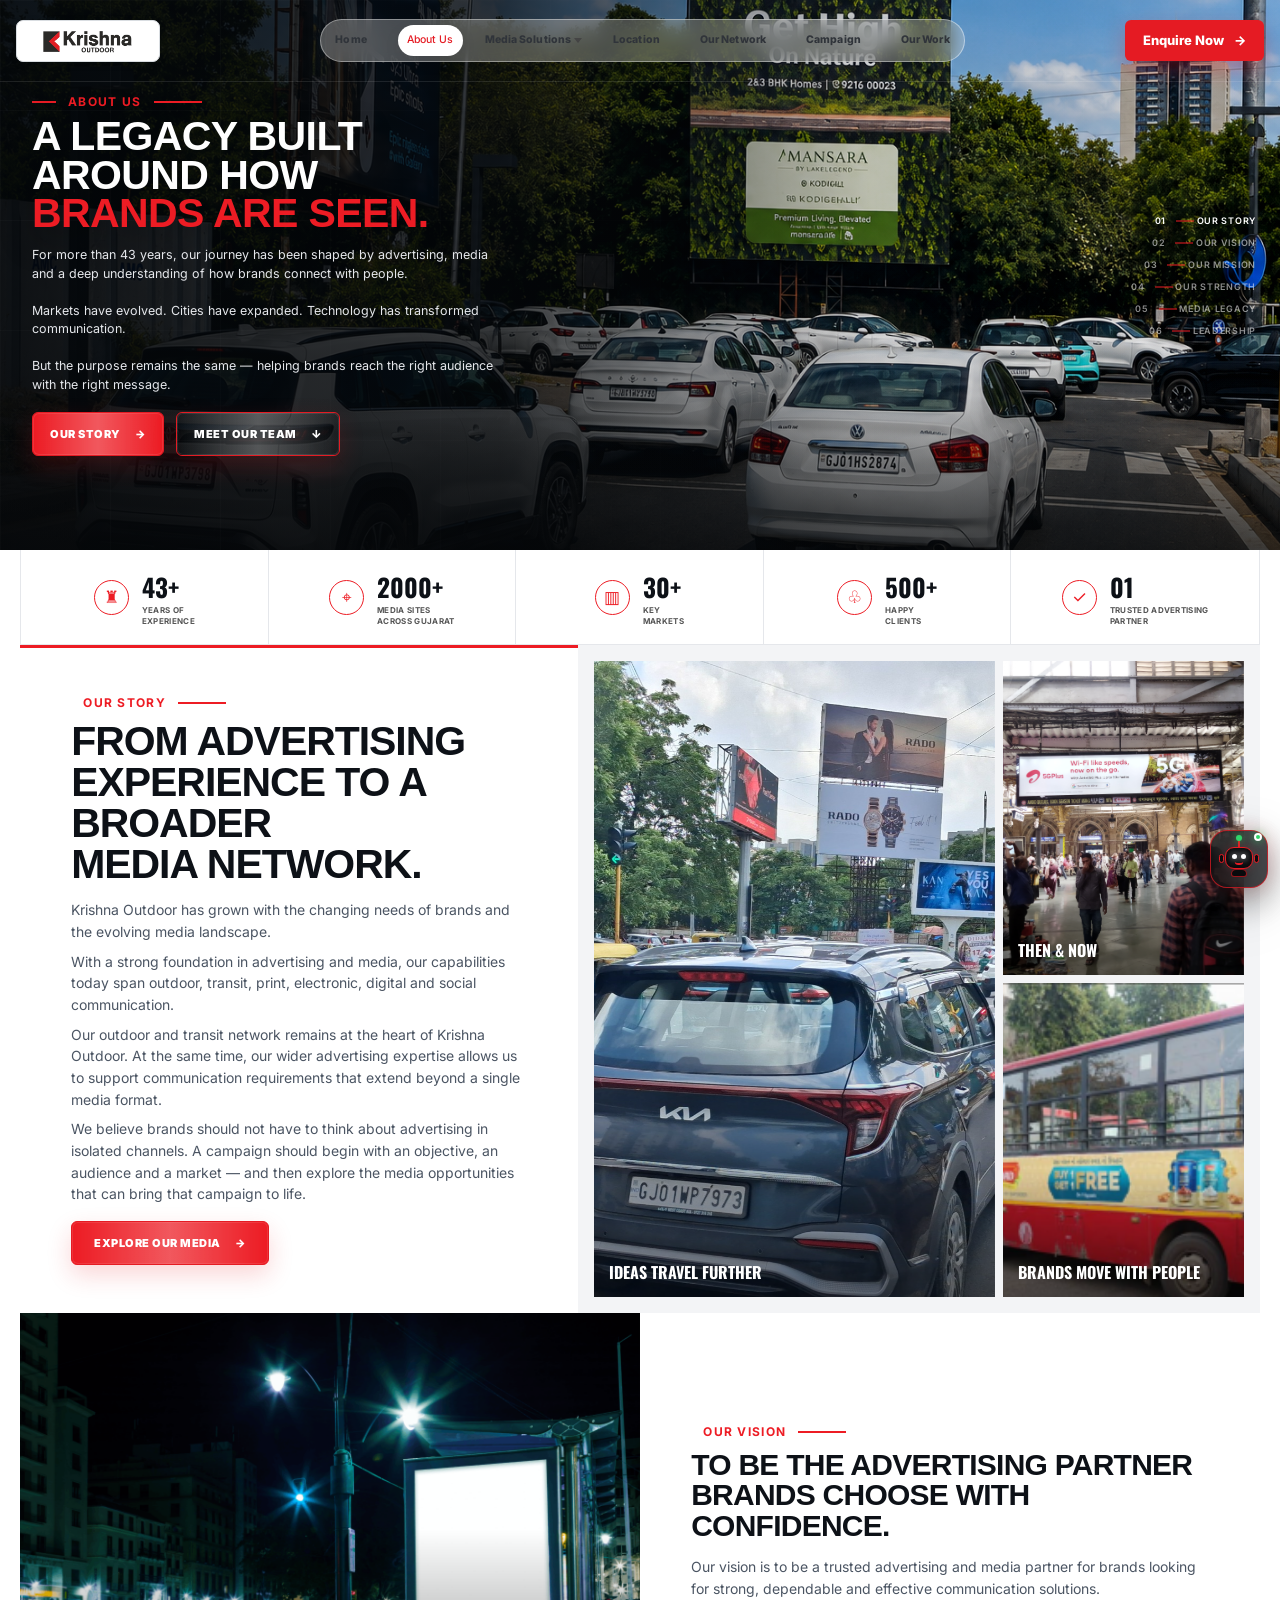
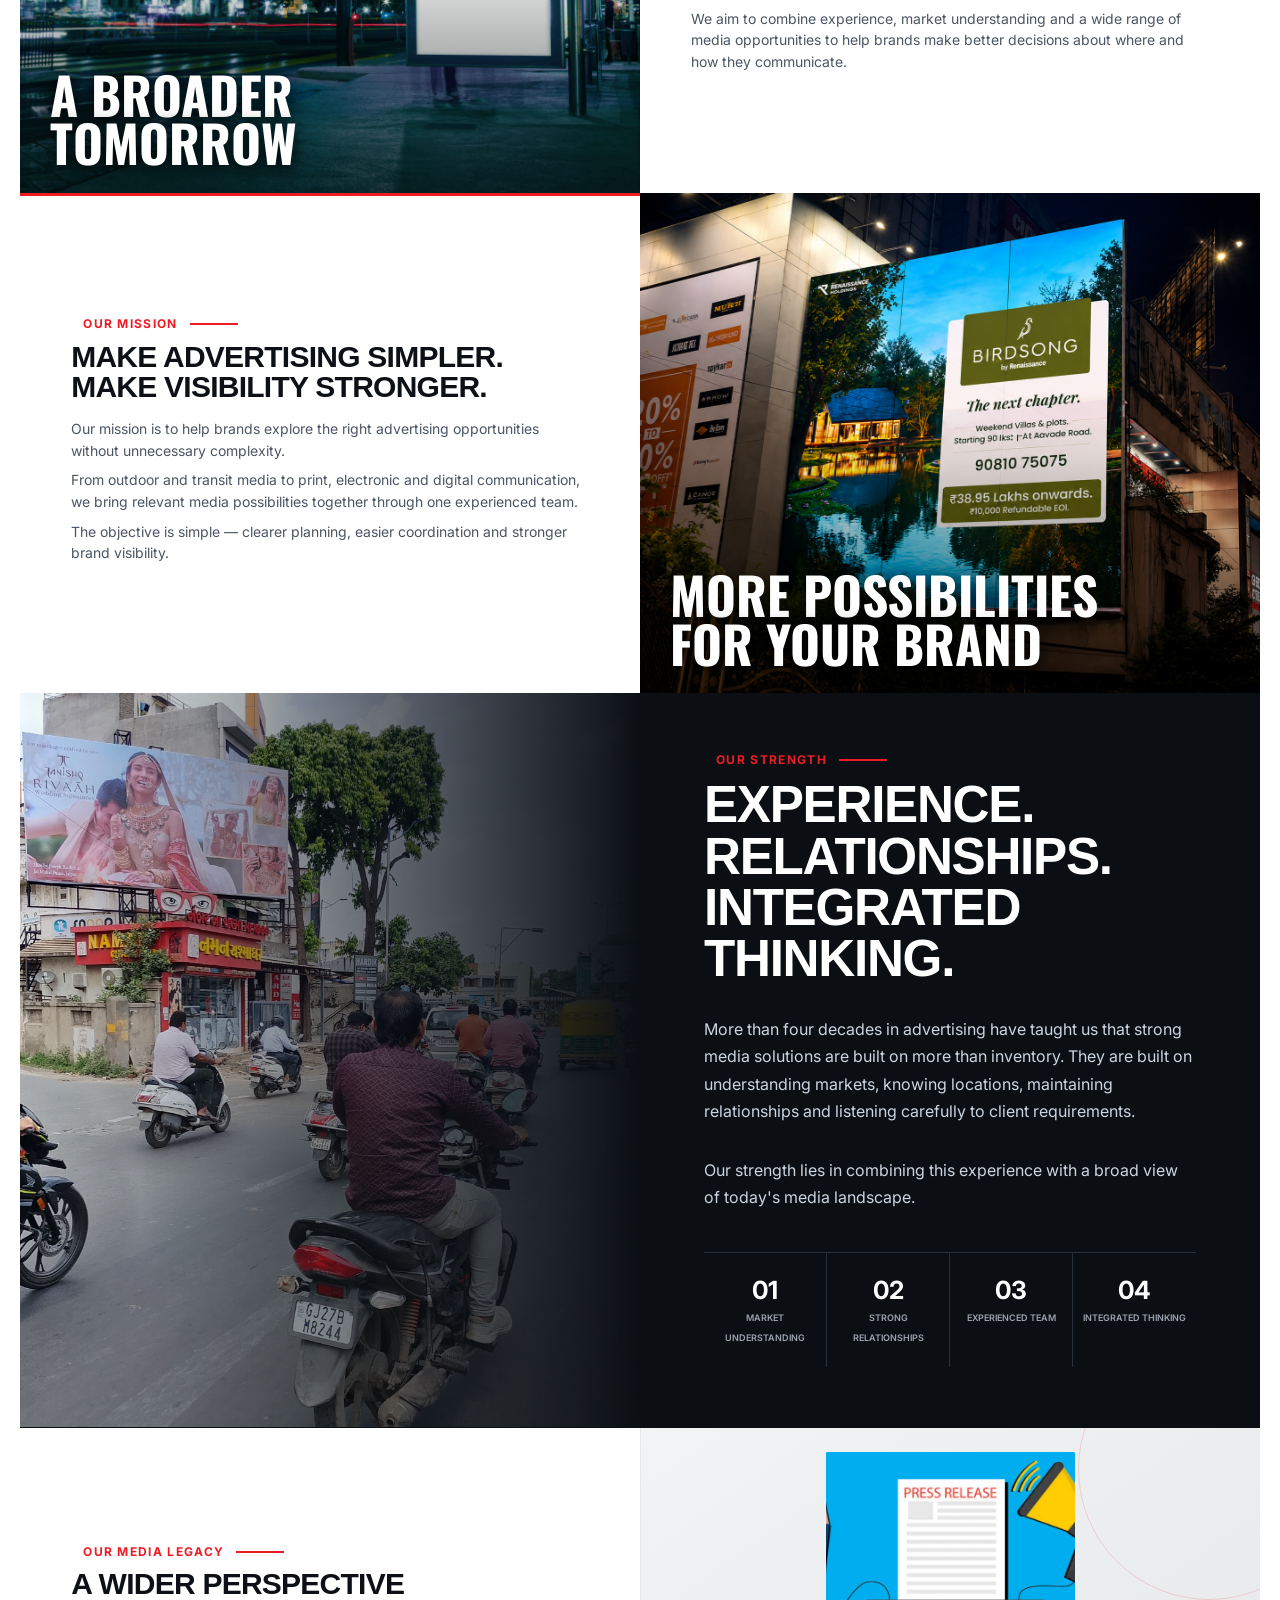
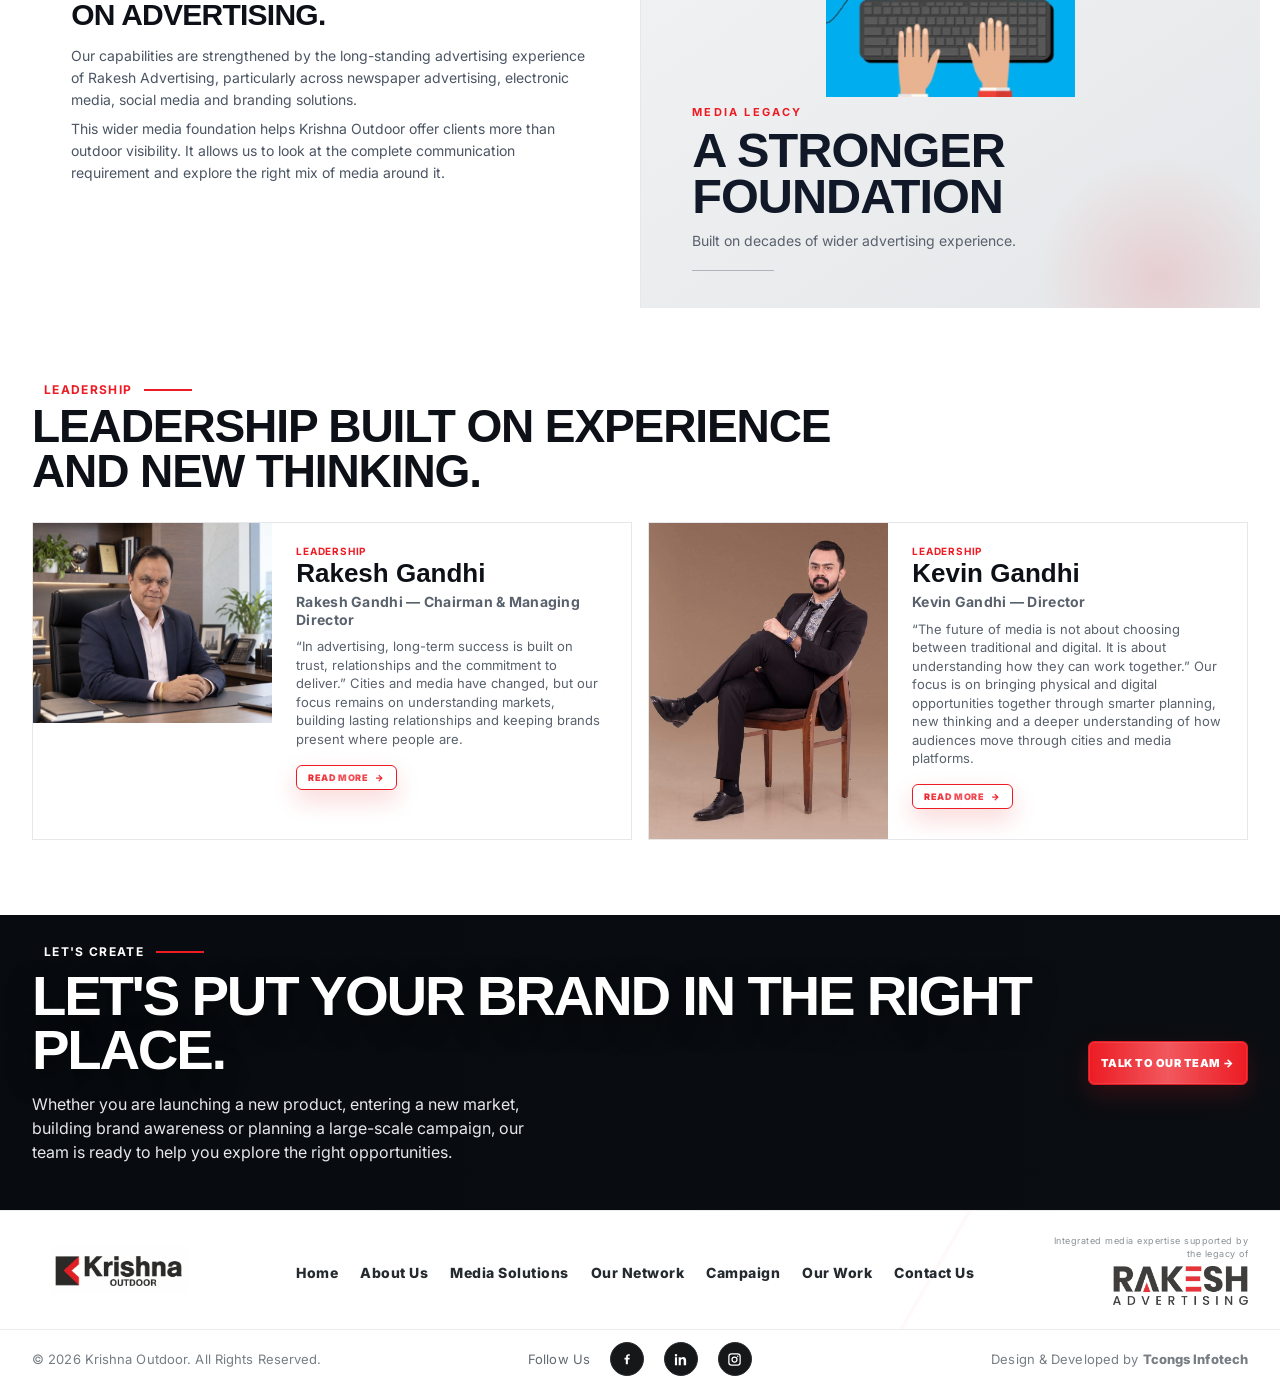
<file: about.html>
<!DOCTYPE html>

<html lang="en">
<head>
<!-- Google tag (gtag.js) -->
<script async src="https://www.googletagmanager.com/gtag/js?id=G-H76CYYJE3S"></script>
<script>
  window.dataLayer = window.dataLayer || [];
  function gtag(){dataLayer.push(arguments);}
  gtag('js', new Date());

  gtag('config', 'G-H76CYYJE3S');
</script>

<meta charset="utf-8"/><meta content="width=device-width,initial-scale=1" name="viewport"/>
<meta content="#0c0e11" name="theme-color"/>
<title>Outdoor Advertising Company Since 1985 | About Krishna Outdoor</title>
<meta name="description" content="35+ years of outdoor advertising experience in Ahmedabad & Mumbai. Discover our journey, expertise, and commitment to impactful OOH campaigns.">
<link href="https://fonts.googleapis.com" rel="preconnect"/><link crossorigin="" href="https://fonts.gstatic.com" rel="preconnect"/>
<link href="https://fonts.googleapis.com/css2?family=Inter:wght@400;500;600;700;800;900&amp;family=Oswald:wght@500;600;700&amp;display=swap" rel="stylesheet"/>
<link href="css/style.css" rel="stylesheet"/>
<style>
/* ABOUT PAGE — fresh rebuild. Uses only original assets from this project. */
.about-refresh{background:#fff;color:#0d1117;overflow:hidden}
.about-hero{min-height:650px;position:relative;background:#0b0d10;color:#fff;display:grid;align-items:stretch}
.about-hero-media{position:absolute;inset:0;width:100%;height:100%;object-fit:cover;object-position:center}
.about-hero:after{content:"";position:absolute;inset:0;background:linear-gradient(90deg,rgba(4,7,10,.94) 0%,rgba(4,7,10,.78) 39%,rgba(4,7,10,.16) 68%,rgba(4,7,10,.08) 100%),linear-gradient(0deg,rgba(4,7,10,.35),transparent 40%)}
.about-hero-grid{position:absolute;inset:0;z-index:1;background-image:linear-gradient(rgba(255,255,255,.055) 1px,transparent 1px),linear-gradient(90deg,rgba(255,255,255,.055) 1px,transparent 1px);background-size:110px 110px;mask-image:linear-gradient(90deg,#000,transparent 78%);opacity:.4}
.about-hero-inner{position:relative;z-index:2;display:flex;align-items:center;min-height:650px;padding-top:70px}
.about-hero-copy{width:min(620px,70%);animation:aboutIn .9s cubic-bezier(.2,.8,.2,1) both}
.about-kicker,.about-tag{font:700 12px/1.2 Inter,sans-serif;letter-spacing:.14em;color:#ed1c24;text-transform:uppercase;display:flex;align-items:center;gap:12px}
.about-kicker:after,.about-tag:after{content:"";width:48px;height:2px;background:#ed1c24}
.about-hero h1{font:700 clamp(48px,6vw,86px)/.96 Oswald,sans-serif;letter-spacing:-.025em;margin:16px 0 24px;text-transform:uppercase}
.about-hero h1 em,.about-red{color:#ed1c24;font-style:normal}
.about-hero-copy p{max-width:540px;font-size:15px;line-height:1.7;color:#e5e7eb;margin:0 0 25px}
.about-hero-actions{display:flex;gap:12px;flex-wrap:wrap}
.about-btn{display:inline-flex;align-items:center;gap:14px;text-decoration:none;border:1px solid rgba(255,255,255,.25);padding:16px 20px;color:#fff;font:900 11px Inter,sans-serif;text-transform:uppercase;letter-spacing:.5px;transition:.35s}
.about-btn.primary{background:#ed1c24;border-color:#ed1c24}.about-btn:hover{transform:translateY(-3px);box-shadow:0 12px 30px rgba(237,28,36,.25)}
.about-side-nav{position:absolute;right:24px;top:50%;transform:translateY(-50%);z-index:3;display:grid;gap:11px;text-align:right}
.about-side-nav span{font:600 9px Inter,sans-serif;color:rgba(255,255,255,.55);letter-spacing:.08em}
.about-side-nav span.active{color:#fff}.about-side-nav i{display:inline-block;width:18px;height:1px;background:#ed1c24;vertical-align:middle;margin-left:7px}
.about-statbar{display:grid;grid-template-columns:repeat(5,1fr);border-bottom:1px solid #e5e7eb;background:#fff}
.about-stat{min-height:94px;display:flex;align-items:center;justify-content:center;gap:13px;padding:16px 12px;border-right:1px solid #e5e7eb;transition:.3s}
.about-stat:last-child{border-right:0}.about-stat:hover{background:#fafafa;transform:translateY(-2px)}
.about-stat-icon{width:35px;height:35px;border:1px solid #ed1c24;color:#ed1c24;display:grid;place-items:center;border-radius:50%;font-size:17px}
.about-stat strong{font:800 25px Oswald,sans-serif;display:block}.about-stat small{font:700 8px/1.35 Inter,sans-serif;text-transform:uppercase;letter-spacing:.04em;color:#555;display:block}
.about-block{display:grid;grid-template-columns:1fr 1fr;min-height:480px}
.about-copybox{padding:70px clamp(24px,5vw,80px);display:flex;flex-direction:column;justify-content:center}
.about-copybox.dark{background:#0c1015;color:#fff}.about-copybox.redline{border-top:3px solid #ed1c24}
.about-copybox h2{font:700 clamp(34px,4vw,55px)/.98 Oswald,sans-serif;text-transform:uppercase;margin:13px 0 18px;letter-spacing:-.02em}
.about-copybox h3{font:700 30px/1.02 Oswald,sans-serif;text-transform:uppercase;margin:10px 0 15px}
.about-copybox p{font:14px/1.7 Inter,sans-serif;color:#4b5563;max-width:590px;margin:0 0 12px}
.about-copybox.dark p{color:#d1d5db}
.about-image{position:relative;min-height:430px;overflow:hidden;background:#111}
.about-image img{width:100%;height:100%;object-fit:cover;transition:transform .8s cubic-bezier(.2,.7,.2,1)}
.about-image:hover img{transform:scale(1.045)}
.about-image .image-label{position:absolute;left:30px;bottom:26px;color:#fff;font:700 clamp(30px,4vw,54px)/.95 Oswald,sans-serif;text-transform:uppercase;text-shadow:0 5px 20px #000;max-width:70%}
.about-image:after{content:"";position:absolute;inset:0;background:linear-gradient(180deg,transparent 45%,rgba(0,0,0,.65))}
.about-image .image-label{z-index:1}

.about-foundation-card{position:relative;min-height:420px;background:linear-gradient(145deg,#f2f3f4 0%,#e4e7e9 100%);display:flex;flex-direction:column;justify-content:flex-start;padding:24px clamp(28px,4vw,54px);overflow:hidden;border-left:1px solid #e5e7eb}.about-foundation-card:before{content:"";position:absolute;right:-80px;top:-90px;width:260px;height:260px;border:1px solid rgba(237,28,36,.16);border-radius:50%}.about-foundation-card:after{content:"";position:absolute;right:-30px;bottom:-100px;width:260px;height:260px;background:radial-gradient(circle,rgba(237,28,36,.13),transparent 67%)}.foundation-newspaper{position:relative;z-index:1;width:min(100%,460px);height:245px;margin:0 auto 10px;border:0;background:transparent;box-shadow:none;overflow:hidden;display:flex;align-items:center;justify-content:center}.foundation-newspaper img{display:block;width:100%;height:100%;object-fit:contain;object-position:center;filter:none;background:transparent}.foundation-visual:after{display:none}.foundation-accent{width:58px;height:3px;background:#ed1c24;margin-bottom:18px}.foundation-kicker{position:relative;z-index:1;color:#ed1c24;font:700 11px/1 Inter,sans-serif;letter-spacing:2.2px;text-transform:uppercase;margin-bottom:10px}.about-foundation-card h4{position:relative;z-index:1;margin:0;text-transform:uppercase;font:700 clamp(36px,3.8vw,52px)/.94 Oswald,sans-serif;letter-spacing:-.02em;color:#111827}.about-foundation-card p{position:relative;z-index:1;max-width:390px;margin:12px 0 0;color:#59616d;font:14px/1.48 Inter,sans-serif}.foundation-line{position:relative;z-index:1;width:82px;height:1px;background:#aeb4b9;margin-top:18px}.about-foundation-card:hover{transform:translateY(-3px);box-shadow:0 18px 45px rgba(0,0,0,.06);transition:.35s ease}

.about-story{grid-template-columns:42% 58%}
.about-collage{padding:26px;display:grid;grid-template-columns:1.25fr .75fr;grid-template-rows:1fr 1fr;gap:12px;background:#f3f4f6}
.about-collage .tile{overflow:hidden;position:relative;min-height:180px}
.about-collage .tile:first-child{grid-row:1/3}.about-collage img{width:100%;height:100%;object-fit:cover;transition:.7s}.about-collage .tile:hover img{transform:scale(1.06)}
.about-collage .tile:after{content:"";position:absolute;inset:0;background:linear-gradient(transparent 60%,rgba(0,0,0,.55))}
.about-collage b{position:absolute;z-index:1;left:15px;bottom:13px;color:#fff;font:700 17px Oswald,sans-serif;text-transform:uppercase}
.about-full-image{min-height:300px;position:relative;overflow:hidden}
.about-full-image img{width:100%;height:100%;position:absolute;inset:0;object-fit:cover}
.about-full-image:after{content:"";position:absolute;inset:0;background:linear-gradient(90deg,rgba(7,10,14,.82),rgba(7,10,14,.2) 70%)}
.about-full-copy{position:relative;z-index:1;min-height:300px;display:flex;align-items:center;color:#fff;padding:50px 0}
.about-full-copy h2{font:700 clamp(38px,5vw,62px)/.95 Oswald;margin:10px 0;text-transform:uppercase;max-width:620px}
.about-full-copy p{max-width:520px;color:#e5e7eb;line-height:1.6}
.about-strength{display:grid;grid-template-columns:1fr 1fr;background:#0b0f14;color:#fff}
.about-strength-visual{min-height:330px;position:relative;overflow:hidden}.about-strength-visual img{width:100%;height:100%;object-fit:cover}.about-strength-visual:after{content:"";position:absolute;inset:0;background:linear-gradient(90deg,transparent,#0b0f14)}
.about-strength-copy{padding:60px clamp(25px,5vw,80px);display:flex;justify-content:center;flex-direction:column}
.about-strength-copy h2{font:700 clamp(35px,4vw,54px)/1 Oswald;text-transform:uppercase;margin:12px 0 16px}.about-strength-copy p{color:#cbd5e1;line-height:1.7;max-width:560px}
.about-pillrow{display:grid;grid-template-columns:repeat(4,1fr);border-top:1px solid #27303a;margin-top:25px}.about-pill{padding:22px 10px;border-right:1px solid #27303a;text-align:center}.about-pill:last-child{border:0}.about-pill b{display:block;font-size:25px;color:#fff}.about-pill span{font:600 9px Inter;text-transform:uppercase;color:#9ca3af}
.about-lead{padding:75px 0}.about-lead-head{display:flex;justify-content:space-between;align-items:end;gap:30px;margin-bottom:30px}.about-lead-head h2{font:700 clamp(35px,4vw,56px)/1 Oswald;text-transform:uppercase;margin:8px 0}.about-lead-head p{max-width:430px;color:#6b7280;line-height:1.6}
.about-lead-grid{display:grid;grid-template-columns:1fr 1fr;gap:20px}.leader-card{display:grid;grid-template-columns:180px 1fr;border:1px solid #e5e7eb;background:#fff;min-height:260px;overflow:hidden;transition:.35s}.leader-card:hover{transform:translateY(-6px);box-shadow:0 20px 50px rgba(0,0,0,.08)}.leader-card img{width:100%;height:100%;object-fit:cover;object-position:center;filter:saturate(.8);background:#f3f3f3}.leader-copy{padding:25px}.leader-copy h3{font:700 25px Oswald;margin:3px 0}.leader-copy small{color:#ed1c24;font:700 10px Inter;text-transform:uppercase}.leader-copy p{font-size:12px;line-height:1.65;color:#59616d}
.about-cta{position:relative;min-height:280px;overflow:hidden;color:#fff}.about-cta img{position:absolute;inset:0;width:100%;height:100%;object-fit:cover}.about-cta:after{content:"";position:absolute;inset:0;background:linear-gradient(90deg,rgba(7,10,14,.92),rgba(7,10,14,.35))}.about-cta .container{position:relative;z-index:1;min-height:280px;display:flex;align-items:center;justify-content:space-between;gap:30px}.about-cta h2{font:700 clamp(36px,5vw,65px)/.94 Oswald;text-transform:uppercase;margin:10px 0}.about-cta p{color:#e5e7eb;max-width:520px}.about-cta .about-btn{background:#ed1c24;border-color:#ed1c24}
.about-reveal{opacity:0;transform:translateY(28px);transition:opacity .7s ease,transform .7s cubic-bezier(.2,.75,.2,1)}.about-reveal.in{opacity:1;transform:none}
.about-delay-1{transition-delay:.08s}.about-delay-2{transition-delay:.16s}.about-delay-3{transition-delay:.24s}
@keyframes aboutIn{from{opacity:0;transform:translateY(28px)}to{opacity:1;transform:none}}
@media(max-width:900px){.about-statbar{grid-template-columns:repeat(2,1fr)}.about-stat:nth-child(2n){border-right:0}.about-block,.about-strength{grid-template-columns:1fr}.about-story{grid-template-columns:1fr}.about-image{min-height:350px}.about-side-nav{display:none}.about-hero-copy{width:90%}.about-lead-grid{grid-template-columns:1fr}.about-cta .container{padding-top:50px;padding-bottom:50px;flex-direction:column;align-items:flex-start}.about-pillrow{grid-template-columns:repeat(2,1fr)}.about-pill:nth-child(2){border-right:0}}
@media(max-width:600px){.about-hero,.about-hero-inner{min-height:570px}.about-hero h1{font-size:48px}.about-hero-copy p{font-size:13px}.about-stat{min-height:80px}.about-stat strong{font-size:21px}.about-stat-icon{width:30px;height:30px}.about-copybox{padding:50px 22px}.about-collage{padding:12px}.about-image{min-height:300px}.about-full-copy{padding:40px 22px}.about-strength-visual{min-height:260px}.leader-card{grid-template-columns:110px 1fr}.leader-copy{padding:18px}.about-lead{padding:55px 0}.about-lead-head{display:block}.about-cta .container{min-height:310px}}

@media(max-width:900px){.about-foundation-card{min-height:390px;padding:22px 24px}.foundation-newspaper{width:100%;height:175px;margin-bottom:12px}.about-foundation-card h4{font-size:46px}}
@media(max-width:600px){.about-foundation-card{min-height:370px;padding:20px 20px}.foundation-newspaper{width:100%;height:155px;margin-bottom:10px}.foundation-newspaper{height:145px;margin-bottom:10px}.about-foundation-card h4{font-size:39px}.about-foundation-card p{font-size:13px;margin-top:10px}}

@media(prefers-reduced-motion:reduce){.about-reveal,.about-hero-copy,.about-image img,.leader-card{transition:none!important;animation:none!important}}
</style>
<link href="css/home-style-sync.css" rel="stylesheet"/>
<meta content="index,follow,max-image-preview:large,max-snippet:-1,max-video-preview:-1" name="robots"/><link href="https://krishnaoutdoor.in/about" rel="canonical"/><meta content="website" property="og:type"/><meta content="Outdoor Advertising Company Since 1985 | Krishna Outdoor" property="og:title"/><meta content="43+ years of outdoor advertising experience in Ahmedabad and Mumbai. Discover Krishna Outdoor's journey, media expertise, network and people." property="og:description"/><meta content="https://krishnaoutdoor.in/about" property="og:url"/><meta content="Krishna Outdoor" property="og:site_name"/><meta content="summary_large_image" name="twitter:card"/><script type="application/ld+json">{"@context":"https://schema.org","@type":"Organization","name":"Krishna Outdoor","url":"https://krishnaoutdoor.in","logo":"https://krishnaoutdoor.in/assets/images/header-logo.png","email":"info@krishnaoutdoor.in","telephone":"+91 98796 16411","areaServed":["Ahmedabad","Mumbai","Thane","Rajasthan"],"sameAs":[]}</script><script type="application/ld+json">{"@context":"https://schema.org","@type":"BreadcrumbList","itemListElement":[{"@type":"ListItem","position":1,"name":"Home","item":"https://krishnaoutdoor.in/"},{"@type":"ListItem","position":2,"name":"About Us","item":"https://krishnaoutdoor.in/about"}]}</script>
<style id="final-button-banner-cleanup">
.btn,.small-btn,.outline-btn,.kr-btn,.ow-btn,.media-btn,.network-btn,.network-card-link,.kr-office-btn,.about-btn,.footer-campaign,.service-next,.tab,.nav-cta,.experience-link{border-radius:6px!important;clip-path:none!important}
.btn::before,.btn::after,.small-btn::before,.small-btn::after,.outline-btn::before,.outline-btn::after,.kr-btn::before,.kr-btn::after,.ow-btn::before,.ow-btn::after,.media-btn::before,.media-btn::after,.network-btn::before,.network-btn::after,.network-card-link::before,.network-card-link::after,.kr-office-btn::before,.kr-office-btn::after,.about-btn::before,.about-btn::after,.footer-campaign::before,.footer-campaign::after,.nav-cta::before,.nav-cta::after{border-radius:inherit!important;clip-path:none!important}
.btn:hover,.small-btn:hover,.outline-btn:hover,.kr-btn:hover,.ow-btn:hover,.media-btn:hover,.network-btn:hover,.network-card-link:hover,.kr-office-btn:hover,.about-btn:hover,.footer-campaign:hover,.service-next:hover,.tab:hover,.nav-cta:hover,.experience-link:hover{border-radius:6px!important;clip-path:none!important}
.work-scroll-arrow,.client-arrow,.story-dialog>button{border-radius:50%!important;clip-path:none!important}
.about-cta>img,.ow-cta-bg{display:none!important;visibility:hidden!important}
.about-cta,.ow-cta{background:#0c1015!important;background-image:none!important}
</style>

<link rel="icon" type="image/png" sizes="64x64" href="favicon.png"/>
<link rel="shortcut icon" href="favicon.ico"/>
<link rel="apple-touch-icon" href="favicon.png"/>
</head>
<body class="inner-page">
<div class="page-progress" id="pageProgress"></div>
<header class="header" id="header"><div class="container nav-wrap"><button aria-expanded="false" aria-label="Toggle menu" class="nav-toggle" id="navToggle"><span></span><span></span><span></span></button><a class="site-logo" href="index.html"><img alt="Krishna Outdoor" src="assets/images/header-logo.png"/></a><nav class="nav" id="nav"><a href="index.html">Home</a><a aria-current="page" class="active" href="about.html">About Us</a><div class="nav-dropdown"><a href="services.html">Media Solutions</a><button class="nav-arrow" type="button" aria-label="Open Media Solutions menu" aria-expanded="false"></button><div class="nav-menu"><a href="ooh-media.html">OOH Media</a><a href="transit-media.html">Transit Media</a><a href="digital-media.html">Digital Media</a></div></div><a href="network.html#presence">Location</a><a href="network.html">Our Network</a><a href="projects.html#campaigns">Campaign</a><a href="projects.html#campaigns">Our Work</a><div class="nav-cta-drawer-box"><a class="nav-cta-drawer" href="contact.html">Enquire Now <span>→</span></a></div></nav><a class="nav-cta" href="contact.html">Enquire Now <span>→</span></a></div></header>
<main class="about-refresh">
<section class="about-hero">
<img alt="Krishna Outdoor billboard campaign" class="about-hero-media" decoding="async" loading="lazy" src="assets/images/work/brand-billboard-campaign-04.png"/>
<div class="about-hero-grid"></div>
<div class="about-hero-inner container">
<div class="about-hero-copy about-reveal in">
<div class="about-kicker about-reveal in">ABOUT US</div>
<h1 class="about-hero-title about-reveal in">A LEGACY BUILT<br/>AROUND HOW<br/><em>BRANDS ARE SEEN.</em></h1>
<p class="about-hero-desc about-reveal in">For more than 43 years, our journey has been shaped by advertising, media and a deep understanding of how brands connect with people.<br/><br/>Markets have evolved. Cities have expanded. Technology has transformed communication.<br/><br/>But the purpose remains the same — helping brands reach the right audience with the right message.</p>
<div class="about-hero-actions about-reveal in"><a class="about-btn primary" href="#story">Our Story <span>→</span></a><a class="about-btn" href="#leadership">Meet Our Team <span>↓</span></a></div>
</div>
</div>
<div class="about-side-nav"><span class="active">01 <i></i> OUR STORY</span><span>02 <i></i> OUR VISION</span><span>03 <i></i> OUR MISSION</span><span>04 <i></i> OUR STRENGTH</span><span>05 <i></i> MEDIA LEGACY</span><span>06 <i></i> LEADERSHIP</span></div>
</section>
<section class="about-statbar about-stagger">
<div class="about-stat"><span class="about-stat-icon">♜</span><div><strong>43+</strong><small>Years of<br/>Experience</small></div></div>
<div class="about-stat"><span class="about-stat-icon">⌖</span><div><strong>2000+</strong><small>Media Sites<br/>Across Gujarat</small></div></div>
<div class="about-stat"><span class="about-stat-icon">▥</span><div><strong>30+</strong><small>Key<br/>Markets</small></div></div>
<div class="about-stat"><span class="about-stat-icon">♧</span><div><strong>500+</strong><small>Happy<br/>Clients</small></div></div>
<div class="about-stat"><span class="about-stat-icon">✓</span><div><strong>01</strong><small>Trusted Advertising<br/>Partner</small></div></div>
</section>
<section class="about-block about-story" id="story">
<div class="about-copybox redline about-reveal">
<div class="about-tag">OUR STORY</div>
<h2>From Advertising<br/>Experience to a Broader<br/>Media Network.</h2>
<p>Krishna Outdoor has grown with the changing needs of brands and the evolving media landscape.</p>
<p>With a strong foundation in advertising and media, our capabilities today span outdoor, transit, print, electronic, digital and social communication.</p>
<p>Our outdoor and transit network remains at the heart of Krishna Outdoor. At the same time, our wider advertising expertise allows us to support communication requirements that extend beyond a single media format.</p>
<p>We believe brands should not have to think about advertising in isolated channels. A campaign should begin with an objective, an audience and a market — and then explore the media opportunities that can bring that campaign to life.</p>
<a class="about-btn primary" href="services.html" style="width:max-content;margin-top:8px">Explore Our Media <span>→</span></a>
</div>
<div class="about-collage about-reveal about-delay-1">
<div class="tile"><img alt="Outdoor billboard campaign" decoding="async" loading="lazy" src="assets/images/ooh/ahmedabad-hoarding-location-05.jpeg"/><b>Ideas Travel Further</b></div>
<div class="tile"><img alt="Transit advertising" decoding="async" loading="lazy" src="assets/images/shared-mumbai-local-train-advertising.jpg"/><b>Then &amp; Now</b></div>
<div class="tile"><img alt="Bus branding campaign" decoding="async" loading="lazy" src="assets/images/transit/ahmedabad-bus-advertising-01.png"/><b>Brands Move With People</b></div>
</div>
</section>
<section class="about-block">
<div class="about-image about-reveal"><img alt="City skyline at night" decoding="async" loading="lazy" src="assets/images/shared-night-city-background.png"/><span class="image-label">A BROADER<br/>TOMORROW</span></div>
<div class="about-copybox about-reveal about-delay-1">
<div class="about-tag">OUR VISION</div>
<h3>To Be the Advertising Partner<br/>Brands Choose with Confidence.</h3>
<p>Our vision is to be a trusted advertising and media partner for brands looking for strong, dependable and effective communication solutions.</p>
<p>We aim to combine experience, market understanding and a wide range of media opportunities to help brands make better decisions about where and how they communicate.</p>
</div>
</section>
<section class="about-block">
<div class="about-copybox redline about-reveal">
<div class="about-tag">OUR MISSION</div>
<h3>Make Advertising Simpler.<br/>Make Visibility Stronger.</h3>
<p>Our mission is to help brands explore the right advertising opportunities without unnecessary complexity.</p>
<p>From outdoor and transit media to print, electronic and digital communication, we bring relevant media possibilities together through one experienced team.</p>
<p>The objective is simple — clearer planning, easier coordination and stronger brand visibility.</p>
</div>
<div class="about-image about-reveal about-delay-1"><img alt="Outdoor advertising at sunset" decoding="async" loading="lazy" src="assets/images/home/work-1.png"/><span class="image-label">MORE POSSIBILITIES<br/>FOR YOUR BRAND</span></div>
</section>
<section class="about-strength">
<div class="about-strength-visual about-reveal"><img alt="Ahmedabad outdoor advertising location" decoding="async" loading="lazy" src="assets/images/ooh/ahmedabad-hoarding-location-06.jpeg"/></div>
<div class="about-strength-copy about-reveal">
<div class="about-tag">OUR STRENGTH</div>
<h2>Experience.<br/>Relationships.<br/>Integrated Thinking.</h2>
<p>More than four decades in advertising have taught us that strong media solutions are built on more than inventory. They are built on understanding markets, knowing locations, maintaining relationships and listening carefully to client requirements.</p>
<p>Our strength lies in combining this experience with a broad view of today's media landscape.</p>
<div class="about-pillrow about-stagger"><div class="about-pill"><b>01</b><span>Market Understanding</span></div><div class="about-pill"><b>02</b><span>Strong Relationships</span></div><div class="about-pill"><b>03</b><span>Experienced Team</span></div><div class="about-pill"><b>04</b><span>Integrated Thinking</span></div></div>
</div>
</section>
<section class="about-block">
<div class="about-copybox about-reveal">
<div class="about-tag">OUR MEDIA LEGACY</div>
<h3>A Wider Perspective<br/>on Advertising.</h3>
<p>Our capabilities are strengthened by the long-standing advertising experience of Rakesh Advertising, particularly across newspaper advertising, electronic media, social media and branding solutions.</p>
<p>This wider media foundation helps Krishna Outdoor offer clients more than outdoor visibility. It allows us to look at the complete communication requirement and explore the right mix of media around it.</p>
</div>
<div aria-label="A stronger foundation" class="about-foundation-card about-reveal about-delay-1"><div class="foundation-newspaper foundation-visual"><img alt="Press release and advertising media legacy" decoding="async" loading="lazy" src="assets/images/print/press-release.png"/></div><div class="foundation-kicker">MEDIA LEGACY</div><h4>A STRONGER<br/>FOUNDATION</h4><p>Built on decades of wider advertising experience.</p><span class="foundation-line"></span></div>
</section>
<section class="about-lead" id="leadership">
<div class="container">
<div class="about-lead-head about-reveal">
<div><div class="about-tag">LEADERSHIP</div><h2>Leadership Built on Experience<br/>and New Thinking.</h2></div>
</div>
<div class="about-lead-grid">
<article class="leader-card about-reveal about-delay-1"><img alt="Rakesh Gandhi" decoding="async" loading="lazy" src="assets/images/about-rakesh-gandhi-chairman.jpeg"/><div class="leader-copy"><small>Leadership</small><h3>Rakesh Gandhi</h3><div class="leader-role">Rakesh Gandhi — Chairman &amp; Managing Director</div><div class="leader-visible"><p>“In advertising, long-term success is built on trust, relationships and the commitment to deliver.” Cities and media have changed, but our focus remains on understanding markets, building lasting relationships and keeping brands present where people are.</p></div><div class="leader-more" hidden=""><p>Our journey has been built around this understanding. For more than four decades, we have worked to develop strong relationships, understand markets and create advertising opportunities that help brands communicate with their audiences.</p><p>What I value most about this journey is the trust placed in us by our clients, partners and team.</p><p>As we move forward, our focus remains on strengthening our capabilities while continuing to work with the same values that have guided us from the beginning — commitment, relationships and a genuine understanding of our clients' needs.</p></div><button aria-expanded="false" class="about-btn leader-readmore" type="button">Read More <span>→</span></button></div></article>
<article class="leader-card about-reveal about-delay-2"><img alt="Kevin Gandhi" decoding="async" loading="lazy" src="assets/images/about-kevin-gandhi-director.jpeg"/><div class="leader-copy"><small>Leadership</small><h3>Kevin Gandhi</h3><div class="leader-role">Kevin Gandhi — Director</div><div class="leader-visible"><p>“The future of media is not about choosing between traditional and digital. It is about understanding how they can work together.” Our focus is on bringing physical and digital opportunities together through smarter planning, new thinking and a deeper understanding of how audiences move through cities and media platforms.</p></div><div class="leader-more" hidden=""><p>Our strength is the experience and foundation built over decades. The opportunity ahead is to build on that foundation with new thinking, smarter planning and a deeper understanding of how audiences move through both cities and media platforms.</p><p>At Krishna Outdoor, our goal is to continue evolving with the industry while remaining grounded in the values that have earned us the trust of our clients.</p></div><button aria-expanded="false" class="about-btn leader-readmore" type="button">Read More <span>→</span></button></div></article>
</div>
</div>
</section>
<section class="about-cta about-reveal">
<img alt="City outdoor campaign" decoding="async" loading="lazy" src="assets/images/work/digital-billboard-campaign-03.png"/>
<div class="container">
<div><div class="about-tag">LET'S CREATE</div><h2>LET'S PUT YOUR BRAND IN THE RIGHT PLACE.</h2><p>Whether you are launching a new product, entering a new market, building brand awareness or planning a large-scale campaign, our team is ready to help you explore the right opportunities.</p></div>
<a class="about-btn primary" href="contact.html">TALK TO OUR TEAM →</a>
</div>
</section>
</main>
<footer class="footer"><div class="container footer-top"><a class="site-logo" href="index.html"><img alt="Krishna Outdoor" src="assets/images/footer-logo.png"/></a><nav><a href="index.html">Home</a><a href="about.html">About Us</a><a href="services.html">Media Solutions</a><a href="network.html">Our Network</a><a href="projects.html#campaigns">Campaign</a><a href="projects.html#campaigns">Our Work</a><a href="contact.html">Contact Us</a></nav><div class="legacy"><small>Integrated media expertise supported by the legacy of</small><img alt="Rakesh Advertising" src="assets/images/shared-rakesh-advertising-legacy.jpeg"/></div></div><div class="footer-bottom"><div class="container"><span>© 2026 Krishna Outdoor. All Rights Reserved.</span><span class="social-text">Follow Us <a href="https://www.facebook.com/krishnaoutdoorofficial/" target="_blank" rel="noopener noreferrer" aria-label="Krishna Outdoor on Facebook"><b class="social-icon social-facebook"><svg viewBox="0 0 24 24" aria-hidden="true"><path fill="currentColor" d="M13.5 21v-8h2.7l.4-3h-3.1V8.1c0-.9.3-1.5 1.6-1.5h1.7V4a22 22 0 0 0-2.4-.1c-2.4 0-4 1.5-4 4.1V10H7.7v3H10v8h3.5Z"/></svg></b></a><a href="https://www.linkedin.com/company/krishnaoutdoor/" target="_blank" rel="noopener noreferrer" aria-label="Krishna Outdoor on LinkedIn"><b class="social-icon social-linkedin"><svg viewBox="0 0 24 24" aria-hidden="true"><path fill="currentColor" d="M6.5 8.2H3.1V21h3.4V8.2ZM4.8 3A2 2 0 1 0 4.8 7 2 2 0 0 0 4.8 3ZM21 13.7c0-3.8-2-5.6-4.7-5.6-2.2 0-3.2 1.2-3.8 2v-1.9H9.1V21h3.4v-6.3c0-1.7.3-3.4 2.5-3.4 2.1 0 2.1 1.9 2.1 3.5V21H21v-7.3Z"/></svg></b></a><a href="https://www.instagram.com/krishnaoutdoorofficial/" target="_blank" rel="noopener noreferrer" aria-label="Krishna Outdoor on Instagram"><b class="social-icon social-instagram"><svg viewBox="0 0 24 24" aria-hidden="true"><path fill="currentColor" d="M7.2 2h9.6A5.2 5.2 0 0 1 22 7.2v9.6a5.2 5.2 0 0 1-5.2 5.2H7.2A5.2 5.2 0 0 1 2 16.8V7.2A5.2 5.2 0 0 1 7.2 2Zm0 2A3.2 3.2 0 0 0 4 7.2v9.6A3.2 3.2 0 0 0 7.2 20h9.6a3.2 3.2 0 0 0 3.2-3.2V7.2A3.2 3.2 0 0 0 16.8 4H7.2Zm9.9 1.5a1.2 1.2 0 1 1 0 2.4 1.2 1.2 0 0 1 0-2.4ZM12 7a5 5 0 1 1 0 10 5 5 0 0 1 0-10Zm0 2a3 3 0 1 0 0 6 3 3 0 0 0 0-6Z"/></svg></b></a></span><span>Design &amp; Developed by <a class="footer-dev-link" href="https://tcongsinfotech.com/" target="_blank" rel="noopener noreferrer" aria-label="Tcongs Infotech">Tcongs Infotech</a></span></div></div></footer>
<button aria-label="Open Krishna AI assistant" class="chatbot" id="chatbot" type="button">
<span aria-hidden="true" class="cute-robot">
<span class="robot-antenna"></span>
<span class="robot-head">
<i class="robot-eye"></i><i class="robot-eye"></i>
<b class="robot-smile"></b>
</span>
<span class="robot-ear robot-ear-left"></span>
<span class="robot-ear robot-ear-right"></span>
<span class="robot-body"></span>
</span>
<span class="chatbot-ping"></span>
</button>
<div aria-hidden="true" class="chat-panel" id="chatPanel">
<div class="chat-head">
<div class="chat-brand">
<span aria-hidden="true" class="chat-brand-icon">
<span class="brand-antenna"></span>
<span class="brand-face"><i></i><i></i><b></b></span>
</span>
<div class="chat-brand-copy">
<b>Krishna AI</b>
<small><i></i> ONLINE</small>
</div>
</div>
<button aria-label="Minimize chat" id="chatClose" type="button">↓</button>
</div>
<div class="chat-body">
<div class="chat-messages" id="chatMessages">
<div class="msg-row bot"><div class="msg-bubble">Hello! I’m Krishna AI. How can I help you?</div></div>
</div>

<form class="chat-composer" id="chatComposer">
<input aria-label="Ask Krishna AI" autocomplete="off" id="chatInput" placeholder="Type a message…" type="text"/>
<button aria-label="Send message" type="submit">Send</button>
</form>
<div class="chat-direct"><span>Need a person?</span><a href="tel:+919920011574">Call us</a><a href="mailto:info.team@krishnaoutdoor.in">Email</a></div>
</div>
</div>
<div class="cursor" id="cursor"></div><div class="cursor-ring" id="cursorRing"></div>
<script defer="defer" src="js/main.js"></script>
<script>
(function(){
 const els=document.querySelectorAll('.about-reveal');
 const io=new IntersectionObserver(entries=>entries.forEach(e=>{if(e.isIntersecting){e.target.classList.add('in');io.unobserve(e.target)}}),{threshold:.12});
 els.forEach(e=>io.observe(e));
})();
</script>
<script>
(function(){
  document.querySelectorAll('.leader-readmore').forEach(function(btn){
    btn.addEventListener('click',function(){
      var more=btn.previousElementSibling;
      var card=btn.closest('.leader-card');
      var open=btn.getAttribute('aria-expanded')==='true';
      btn.setAttribute('aria-expanded',String(!open));
      more.hidden=open;
      if(card) card.classList.toggle('is-expanded', !open);
      btn.firstChild.textContent=open?'Read More ':'Read Less ';
    });
  });
})();
</script>
</body></html><style id="mobile-about-overlap-fix">
/* Mobile About-page cleanup: keep the hero copy compact and give the stats a balanced stack. */
@media (max-width:760px){
  .inner-page .about-hero,
  .inner-page .about-hero-inner,
  .about-hero,
  .about-hero-inner{
    min-height:500px!important;
    height:500px!important;
  }
  .about-hero-inner{
    padding-top:34px!important;
    align-items:flex-start!important;
  }
  .about-hero-copy{
    width:92%!important;
    max-width:315px!important;
  }
  .about-kicker{
    font-size:8px!important;
    line-height:1.1!important;
    letter-spacing:.11em!important;
    gap:7px!important;
  }
  .about-kicker:after{width:30px!important;height:1px!important}
  .about-hero-title,
  .about-hero h1{
    font-size:clamp(29px,8.2vw,37px)!important;
    line-height:.98!important;
    letter-spacing:-.018em!important;
    margin:9px 0 12px!important;
  }
  .about-hero-desc,
  .about-hero-copy p{
    max-width:100%!important;
    font-size:11.5px!important;
    line-height:1.36!important;
    margin:0 0 11px!important;
  }
  .about-hero-desc br{display:none!important}
  .about-hero-actions{
    gap:8px!important;
    margin-top:2px!important;
  }
  .about-hero-actions .about-btn{
    padding:9px 12px!important;
    font-size:8px!important;
    line-height:1!important;
    gap:7px!important;
    letter-spacing:.3px!important;
  }
  .about-statbar{
    grid-template-columns:repeat(2,minmax(0,1fr))!important;
    width:100%!important;
  }
  .about-stat{
    min-height:72px!important;
    padding:10px 8px!important;
    gap:8px!important;
  }
  .about-stat:nth-child(2n){border-right:0!important}
  .about-stat:last-child{
    grid-column:1 / -1!important;
    border-right:0!important;
    justify-content:center!important;
  }
  .about-stat-icon{
    width:27px!important;
    height:27px!important;
    font-size:13px!important;
    flex:0 0 27px!important;
  }
  .about-stat strong{font-size:20px!important;line-height:1!important}
  .about-stat small{font-size:7px!important;line-height:1.2!important}
  .about-story{
    grid-template-columns:1fr!important;
    min-height:0!important;
  }
  .about-copybox{
    padding:30px 18px 34px!important;
  }
  .about-copybox h2{
    font-size:31px!important;
    line-height:.96!important;
    margin:9px 0 12px!important;
  }
  .about-copybox p{
    font-size:11px!important;
    line-height:1.42!important;
    margin-bottom:8px!important;
  }
  .about-collage{
    min-height:285px!important;
    padding:9px!important;
    gap:7px!important;
  }
  .about-collage .tile{min-height:128px!important}
  .about-collage b{font-size:13px!important;left:9px!important;bottom:8px!important}
}
</style>
</file>
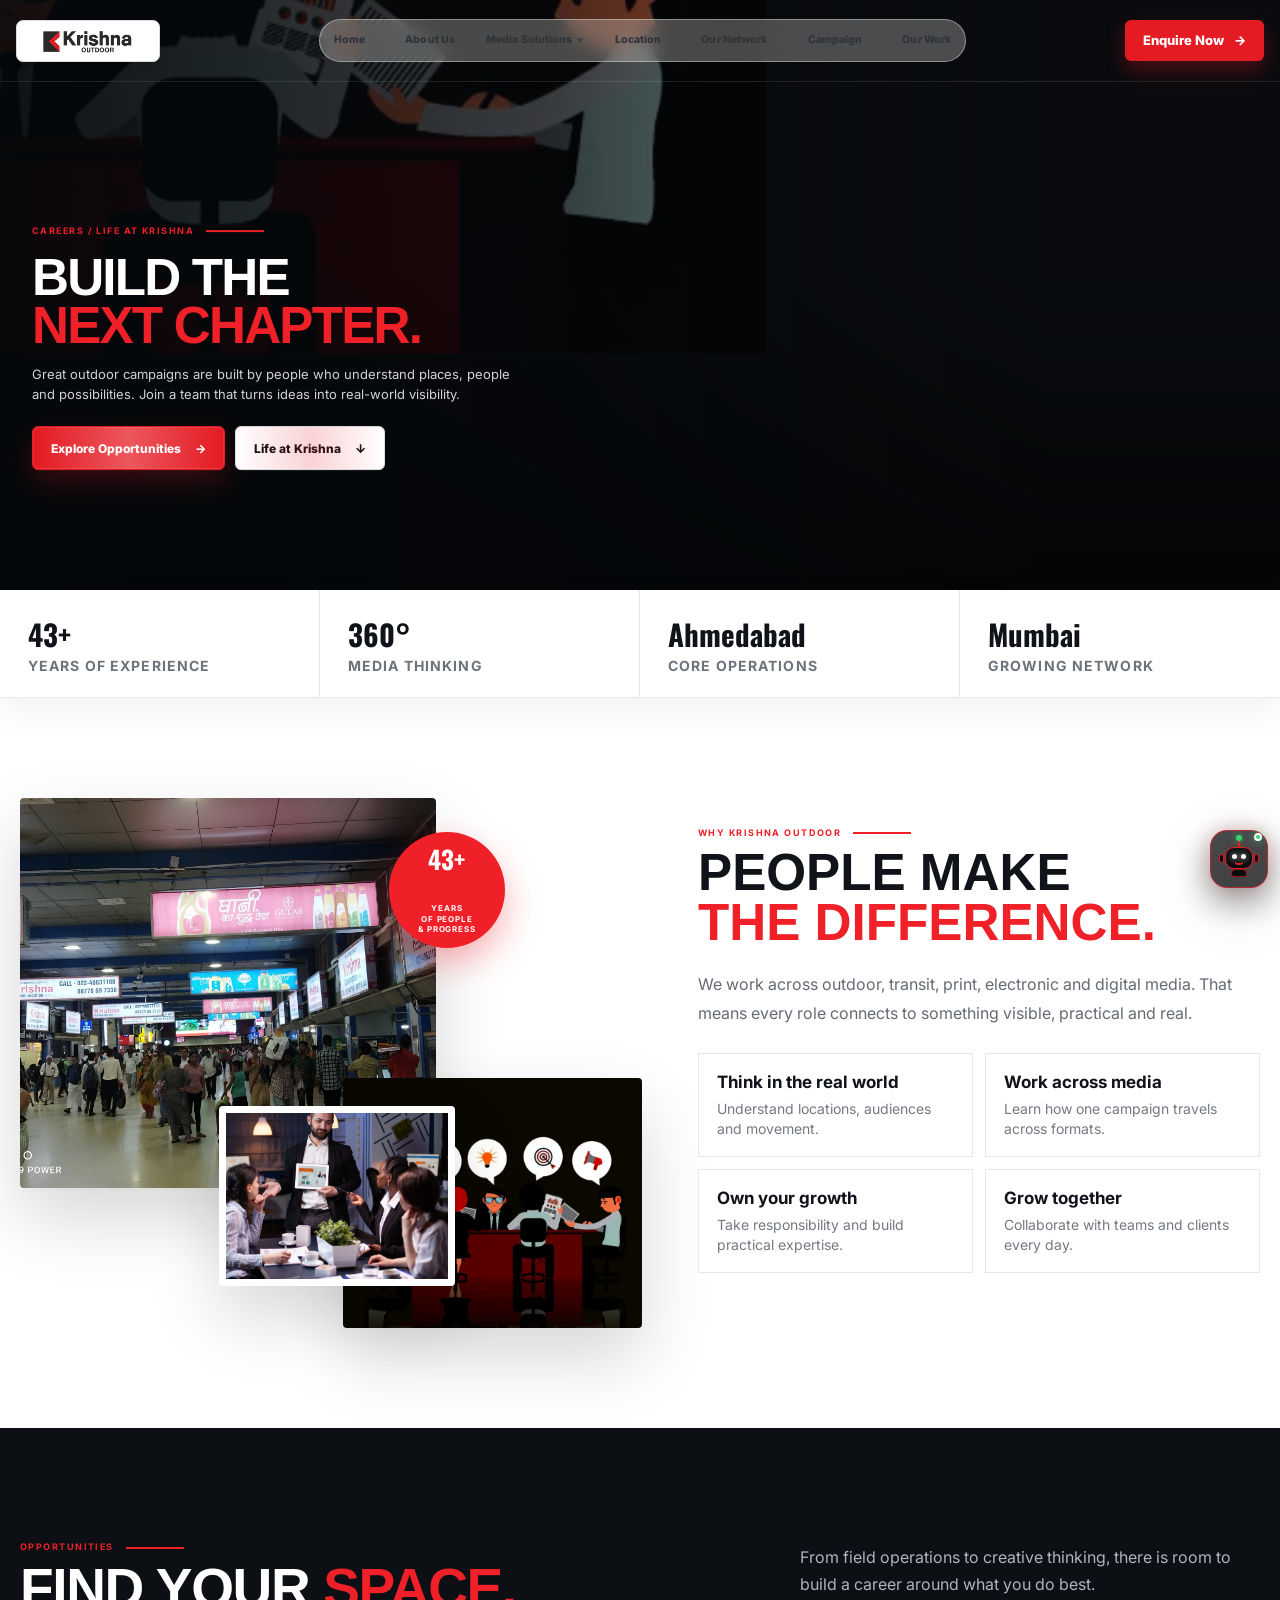
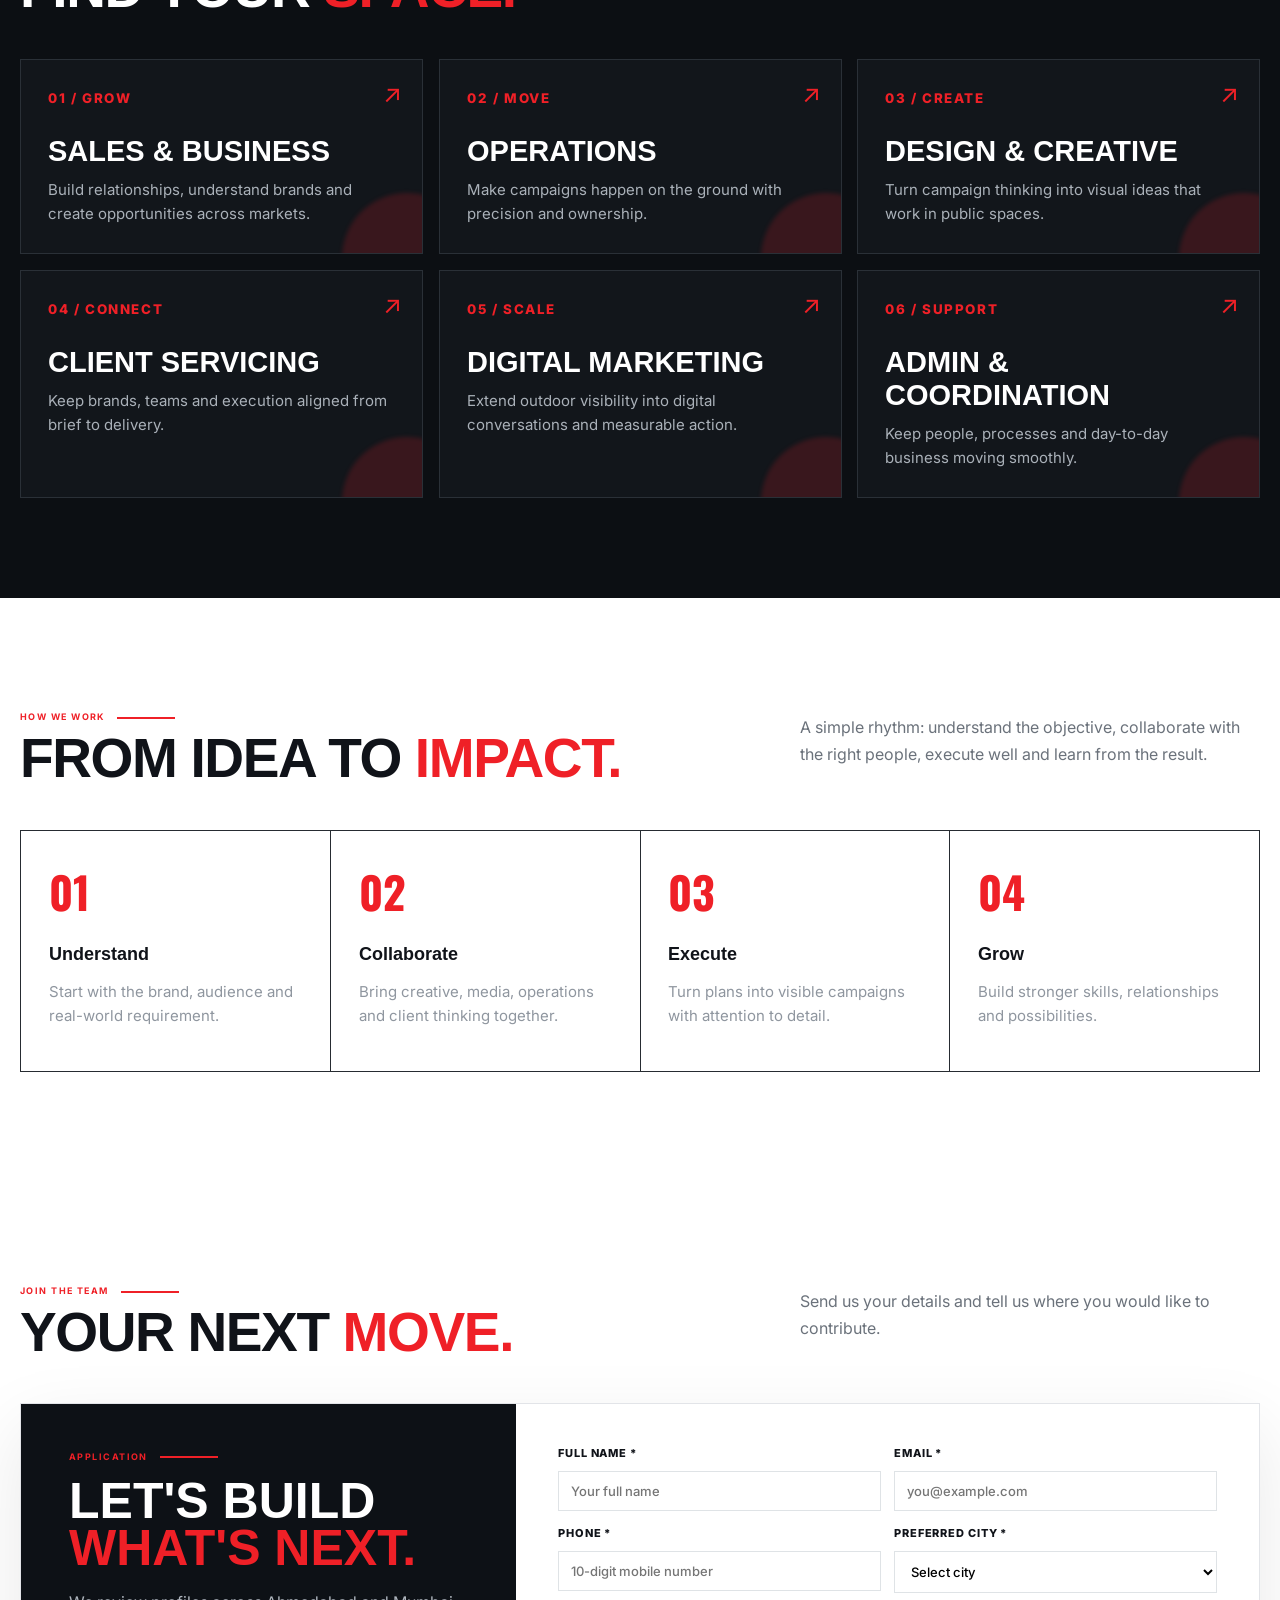
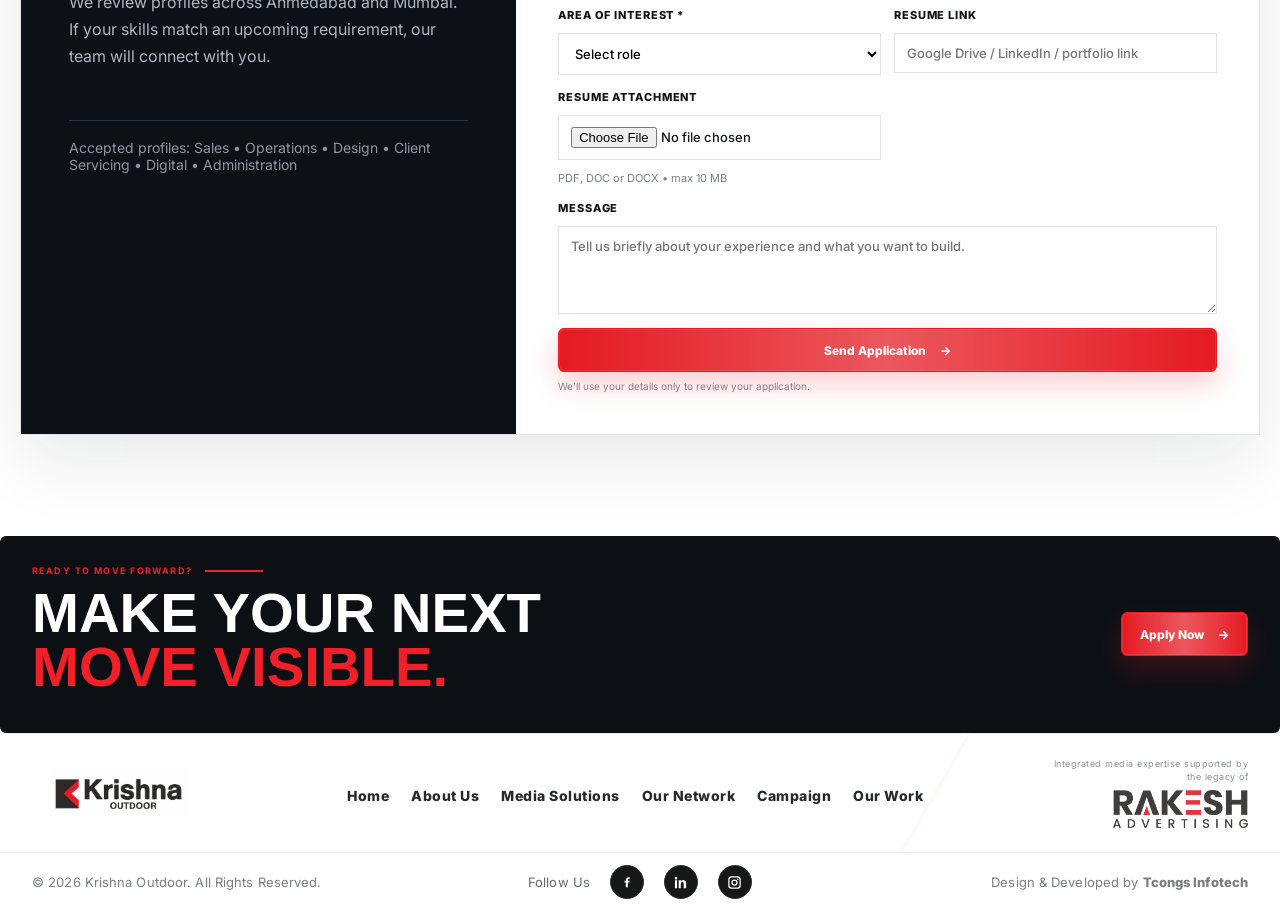
<file: careers.html>
<!DOCTYPE html>

<html lang="en"><head>
<!-- Google tag (gtag.js) -->
<script async src="https://www.googletagmanager.com/gtag/js?id=G-H76CYYJE3S"></script>
<script>
  window.dataLayer = window.dataLayer || [];
  function gtag(){dataLayer.push(arguments);}
  gtag('js', new Date());

  gtag('config', 'G-H76CYYJE3S');
</script>
<meta charset="utf-8"/><meta content="width=device-width,initial-scale=1" name="viewport"/><meta content="#0c0e11" name="theme-color"/><title>Careers at Krishna Outdoor | Join Our OOH Team</title><meta name="description" content="Explore career opportunities at Krishna Outdoor, a leading outdoor advertising company in Ahmedabad and Mumbai since 1985."><link href="https://fonts.googleapis.com" rel="preconnect"/><link crossorigin="" href="https://fonts.gstatic.com" rel="preconnect"/><link href="https://fonts.googleapis.com/css2?family=Inter:wght@400;500;600;700;800;900&amp;family=Oswald:wght@500;600;700&amp;display=swap" rel="stylesheet"/><link href="css/style.css" rel="stylesheet"/><link href="css/home-style-sync.css" rel="stylesheet"/>
<meta content="index,follow,max-image-preview:large,max-snippet:-1,max-video-preview:-1" name="robots"/><link href="https://krishnaoutdoor.in/careers" rel="canonical"/><meta content="website" property="og:type"/><meta content="Careers at Krishna Outdoor | Build Your Future" property="og:title"/><meta content="Explore careers at Krishna Outdoor across sales, operations, design, client servicing and digital media in Ahmedabad and Mumbai." property="og:description"/><meta content="https://krishnaoutdoor.in/careers" property="og:url"/><meta content="Krishna Outdoor" property="og:site_name"/><meta content="summary_large_image" name="twitter:card"/><script type="application/ld+json">{"@context":"https://schema.org","@type":"Organization","name":"Krishna Outdoor","url":"https://krishnaoutdoor.in","logo":"https://krishnaoutdoor.in/assets/images/header-logo.png","email":"info@krishnaoutdoor.in","telephone":"+91 98796 16411","areaServed":["Ahmedabad","Mumbai","Thane","Rajasthan"],"sameAs":[]}</script><script type="application/ld+json">{"@context":"https://schema.org","@type":"BreadcrumbList","itemListElement":[{"@type":"ListItem","position":1,"name":"Home","item":"https://krishnaoutdoor.in/"},{"@type":"ListItem","position":2,"name":"Careers","item":"https://krishnaoutdoor.in/careers"}]}</script>
<link rel="icon" type="image/png" sizes="64x64" href="favicon.png"/>
<link rel="shortcut icon" href="favicon.ico"/>
<link rel="apple-touch-icon" href="favicon.png"/>
</head><body><header class="header" id="header"><div class="container nav-wrap"><button aria-expanded="false" aria-label="Toggle menu" class="nav-toggle" id="navToggle"><span></span><span></span><span></span></button><a class="site-logo" href="index.html"><img alt="Krishna Outdoor" src="assets/images/header-logo.png"/></a><nav class="nav" id="nav"><a href="index.html">Home</a><a href="about.html">About Us</a><div class="nav-dropdown"><a href="services.html">Media Solutions</a><button class="nav-arrow" type="button" aria-label="Open Media Solutions menu" aria-expanded="false"></button><div class="nav-menu"><a href="ooh-media.html">OOH Media</a><a href="transit-media.html">Transit Media</a><a href="digital-media.html">Digital Media</a></div></div><a href="network.html#presence">Location</a><a href="network.html">Our Network</a><a href="projects.html#campaigns">Campaign</a><a href="projects.html#campaigns">Our Work</a><div class="nav-cta-drawer-box"><a class="nav-cta-drawer" href="contact.html">Enquire Now <span>→</span></a></div></nav><a class="nav-cta" href="contact.html">Enquire Now <span>→</span></a></div></header><main class="kr-page"><section class="kr-hero"><img alt="Krishna Outdoor workplace and advertising environment" class="hero-media careers-hero-image" decoding="async" loading="eager" src="assets/images/careers-about-hero.webp"/><div class="hero-grid"></div><div class="container kr-hero-inner kr-reveal"><div class="kr-kicker">CAREERS / LIFE AT KRISHNA</div><h1>BUILD THE<br/><em>NEXT CHAPTER.</em></h1><p>Great outdoor campaigns are built by people who understand places, people and possibilities. Join a team that turns ideas into real-world visibility.</p><div class="kr-actions"><a class="kr-btn" href="#apply">Explore Opportunities <span>→</span></a><a class="kr-btn alt" href="#culture">Life at Krishna <span>↓</span></a></div></div></section>
<section class="kr-ticker"><div class="item kr-reveal"><b>43+</b><span>Years of experience</span></div><div class="item kr-reveal delay-1"><b>360°</b><span>Media thinking</span></div><div class="item kr-reveal delay-2"><b>Ahmedabad</b><span>Core operations</span></div><div class="item kr-reveal delay-3"><b>Mumbai</b><span>Growing network</span></div></section>
<section class="kr-section" id="culture"><div class="container kr-career-grid"><div class="kr-image-stack kr-reveal"><div class="pic p1"><img alt="Krishna Outdoor team and workplace" decoding="async" loading="lazy" src="assets/images/careers-about-image-01.jpeg"/></div><div class="pic p2"><img alt="Krishna Outdoor office and city" decoding="async" loading="lazy" src="assets/images/careers-about-hero.webp"/></div><div class="pic p3"><img alt="Krishna Outdoor people at work" decoding="async" loading="lazy" src="assets/images/careers-about-image-02.jpeg"/></div><div class="kr-badge">43+<span>YEARS<br/>OF PEOPLE<br/>&amp; PROGRESS</span></div></div><div class="kr-copy kr-reveal delay-1"><div class="kr-kicker">WHY KRISHNA OUTDOOR</div><h3>PEOPLE MAKE<br/><em>THE DIFFERENCE.</em></h3><p>We work across outdoor, transit, print, electronic and digital media. That means every role connects to something visible, practical and real.</p><div class="kr-points"><div class="kr-point"><b>Think in the real world</b><span>Understand locations, audiences and movement.</span></div><div class="kr-point"><b>Work across media</b><span>Learn how one campaign travels across formats.</span></div><div class="kr-point"><b>Own your growth</b><span>Take responsibility and build practical expertise.</span></div><div class="kr-point"><b>Grow together</b><span>Collaborate with teams and clients every day.</span></div></div></div></div></section>
<section class="kr-section dark"><div class="container"><div class="kr-head kr-reveal"><div><div class="kr-kicker">OPPORTUNITIES</div><h2>FIND YOUR <em>SPACE.</em></h2></div><p>From field operations to creative thinking, there is room to build a career around what you do best.</p></div><div class="kr-roles"><article class="kr-role kr-reveal"><small>01 / GROW</small><h3>Sales &amp; Business</h3><p>Build relationships, understand brands and create opportunities across markets.</p></article><article class="kr-role kr-reveal delay-1"><small>02 / MOVE</small><h3>Operations</h3><p>Make campaigns happen on the ground with precision and ownership.</p></article><article class="kr-role kr-reveal delay-2"><small>03 / CREATE</small><h3>Design &amp; Creative</h3><p>Turn campaign thinking into visual ideas that work in public spaces.</p></article><article class="kr-role kr-reveal"><small>04 / CONNECT</small><h3>Client Servicing</h3><p>Keep brands, teams and execution aligned from brief to delivery.</p></article><article class="kr-role kr-reveal delay-1"><small>05 / SCALE</small><h3>Digital Marketing</h3><p>Extend outdoor visibility into digital conversations and measurable action.</p></article><article class="kr-role kr-reveal delay-2"><small>06 / SUPPORT</small><h3>Admin &amp; Coordination</h3><p>Keep people, processes and day-to-day business moving smoothly.</p></article></div></div></section>
<section class="kr-section"><div class="container"><div class="kr-head kr-reveal"><div><div class="kr-kicker">HOW WE WORK</div><h2>FROM IDEA TO <em>IMPACT.</em></h2></div><p>A simple rhythm: understand the objective, collaborate with the right people, execute well and learn from the result.</p></div><div class="kr-steps"><div class="kr-step kr-reveal"><div class="num">01</div><h3>Understand</h3><p>Start with the brand, audience and real-world requirement.</p></div><div class="kr-step kr-reveal delay-1"><div class="num">02</div><h3>Collaborate</h3><p>Bring creative, media, operations and client thinking together.</p></div><div class="kr-step kr-reveal delay-2"><div class="num">03</div><h3>Execute</h3><p>Turn plans into visible campaigns with attention to detail.</p></div><div class="kr-step kr-reveal delay-3"><div class="num">04</div><h3>Grow</h3><p>Build stronger skills, relationships and possibilities.</p></div></div></div></section>
<section class="kr-section" id="apply"><div class="container"><div class="kr-head kr-reveal"><div><div class="kr-kicker">JOIN THE TEAM</div><h2>YOUR NEXT <em>MOVE.</em></h2></div><p>Send us your details and tell us where you would like to contribute.</p></div><div class="kr-application kr-reveal"><div class="kr-app-intro"><div class="kr-kicker">APPLICATION</div><h2>LET'S BUILD<br/><em>WHAT'S NEXT.</em></h2><p>We review profiles across Ahmedabad and Mumbai. If your skills match an upcoming requirement, our team will connect with you.</p><div class="mini">Accepted profiles: Sales • Operations • Design • Client Servicing • Digital • Administration</div></div><form class="kr-form" id="careerForm"><div class="kr-form-grid"><div class="kr-field"><label>Full Name *</label><input name="name" placeholder="Your full name" required=""/></div><div class="kr-field"><label>Email *</label><input name="email" placeholder="you@example.com" required="" type="email"/></div><div class="kr-field"><label>Phone *</label><input id="careerPhone" inputmode="numeric" maxlength="10" name="phone" pattern="[0-9]{10}" placeholder="10-digit mobile number" required=""/></div><div class="kr-field"><label>Preferred City *</label><select name="city" required=""><option value="">Select city</option><option>Ahmedabad</option><option>Mumbai</option></select></div><div class="kr-field"><label>Area of Interest *</label><select name="role" required=""><option value="">Select role</option><option>Sales &amp; Business</option><option>Operations</option><option>Design &amp; Creative</option><option>Client Servicing</option><option>Digital Marketing</option><option>Admin &amp; Coordination</option></select></div><div class="kr-field"><label>Resume Link</label><input name="resume" placeholder="Google Drive / LinkedIn / portfolio link" type="url"/></div><div class="kr-field"><label>Resume Attachment</label><input accept=".pdf,.doc,.docx" name="resume_file" type="file"/><small class="file-note">PDF, DOC or DOCX • max 10 MB</small></div><div class="kr-field full"><label>Message</label><textarea name="message" placeholder="Tell us briefly about your experience and what you want to build."></textarea></div></div><button class="kr-btn kr-submit" type="submit">Send Application <span>→</span></button><div class="kr-note" id="careerStatus">We’ll use your details only to review your application.</div></form></div></div></section>
<section class="kr-final-cta"><div class="container"><div><div class="kr-kicker">READY TO MOVE FORWARD?</div><h2>MAKE YOUR NEXT<br/><em>MOVE VISIBLE.</em></h2></div><a class="kr-btn" href="#apply">Apply Now <span>→</span></a></div></section></main><footer class="footer"><div class="container footer-top"><a class="site-logo" href="index.html"><img alt="Krishna Outdoor" src="assets/images/footer-logo.png"/></a><nav><a href="index.html">Home</a><a href="about.html">About Us</a><a href="services.html">Media Solutions</a><a href="network.html">Our Network</a><a href="projects.html#campaigns">Campaign</a><a href="projects.html#campaigns">Our Work</a></nav><div class="legacy"><small>Integrated media expertise supported by the legacy of</small><img alt="Rakesh Advertising" src="assets/images/shared-rakesh-advertising-legacy.jpeg"/></div></div><div class="footer-bottom"><div class="container"><span>© 2026 Krishna Outdoor. All Rights Reserved.</span><span class="social-text">Follow Us <a href="https://www.facebook.com/krishnaoutdoorofficial/" target="_blank" rel="noopener noreferrer" aria-label="Krishna Outdoor on Facebook"><b class="social-icon social-facebook"><svg viewBox="0 0 24 24" aria-hidden="true"><path fill="currentColor" d="M13.5 21v-8h2.7l.4-3h-3.1V8.1c0-.9.3-1.5 1.6-1.5h1.7V4a22 22 0 0 0-2.4-.1c-2.4 0-4 1.5-4 4.1V10H7.7v3H10v8h3.5Z"/></svg></b></a><a href="https://www.linkedin.com/company/krishnaoutdoor/" target="_blank" rel="noopener noreferrer" aria-label="Krishna Outdoor on LinkedIn"><b class="social-icon social-linkedin"><svg viewBox="0 0 24 24" aria-hidden="true"><path fill="currentColor" d="M6.5 8.2H3.1V21h3.4V8.2ZM4.8 3A2 2 0 1 0 4.8 7 2 2 0 0 0 4.8 3ZM21 13.7c0-3.8-2-5.6-4.7-5.6-2.2 0-3.2 1.2-3.8 2v-1.9H9.1V21h3.4v-6.3c0-1.7.3-3.4 2.5-3.4 2.1 0 2.1 1.9 2.1 3.5V21H21v-7.3Z"/></svg></b></a><a href="https://www.instagram.com/krishnaoutdoorofficial/" target="_blank" rel="noopener noreferrer" aria-label="Krishna Outdoor on Instagram"><b class="social-icon social-instagram"><svg viewBox="0 0 24 24" aria-hidden="true"><path fill="currentColor" d="M7.2 2h9.6A5.2 5.2 0 0 1 22 7.2v9.6a5.2 5.2 0 0 1-5.2 5.2H7.2A5.2 5.2 0 0 1 2 16.8V7.2A5.2 5.2 0 0 1 7.2 2Zm0 2A3.2 3.2 0 0 0 4 7.2v9.6A3.2 3.2 0 0 0 7.2 20h9.6a3.2 3.2 0 0 0 3.2-3.2V7.2A3.2 3.2 0 0 0 16.8 4H7.2Zm9.9 1.5a1.2 1.2 0 1 1 0 2.4 1.2 1.2 0 0 1 0-2.4ZM12 7a5 5 0 1 1 0 10 5 5 0 0 1 0-10Zm0 2a3 3 0 1 0 0 6 3 3 0 0 0 0-6Z"/></svg></b></a></span><span>Design &amp; Developed by <a class="footer-dev-link" href="https://tcongsinfotech.com/" target="_blank" rel="noopener noreferrer" aria-label="Tcongs Infotech">Tcongs Infotech</a></span></div></div></footer>
<button aria-label="Open Krishna AI assistant" class="chatbot" id="chatbot" type="button">
<span aria-hidden="true" class="cute-robot">
<span class="robot-antenna"></span>
<span class="robot-head">
<i class="robot-eye"></i><i class="robot-eye"></i>
<b class="robot-smile"></b>
</span>
<span class="robot-ear robot-ear-left"></span>
<span class="robot-ear robot-ear-right"></span>
<span class="robot-body"></span>
</span>
<span class="chatbot-ping"></span>
</button>
<div aria-hidden="true" class="chat-panel" id="chatPanel">
<div class="chat-head">
<div class="chat-brand">
<span aria-hidden="true" class="chat-brand-icon">
<span class="brand-antenna"></span>
<span class="brand-face"><i></i><i></i><b></b></span>
</span>
<div class="chat-brand-copy">
<b>Krishna AI</b>
<small><i></i> ONLINE</small>
</div>
</div>
<button aria-label="Minimize chat" id="chatClose" type="button">↓</button>
</div>
<div class="chat-body">
<div class="chat-messages" id="chatMessages">
<div class="msg-row bot"><div class="msg-bubble">Hello! I’m Krishna AI. How can I help you?</div></div>
</div>

<form class="chat-composer" id="chatComposer">
<input aria-label="Ask Krishna AI" autocomplete="off" id="chatInput" placeholder="Type a message…" type="text"/>
<button aria-label="Send message" type="submit">Send</button>
</form>
<div class="chat-direct"><span>Need a person?</span><a href="tel:+919920011574">Call us</a><a href="mailto:info.team@krishnaoutdoor.in">Email</a></div>
</div>
</div>
<div class="cursor" id="cursor"></div><div class="cursor-ring" id="cursorRing"></div>
<script defer="defer" src="js/main.js"></script></body></html>
</file>
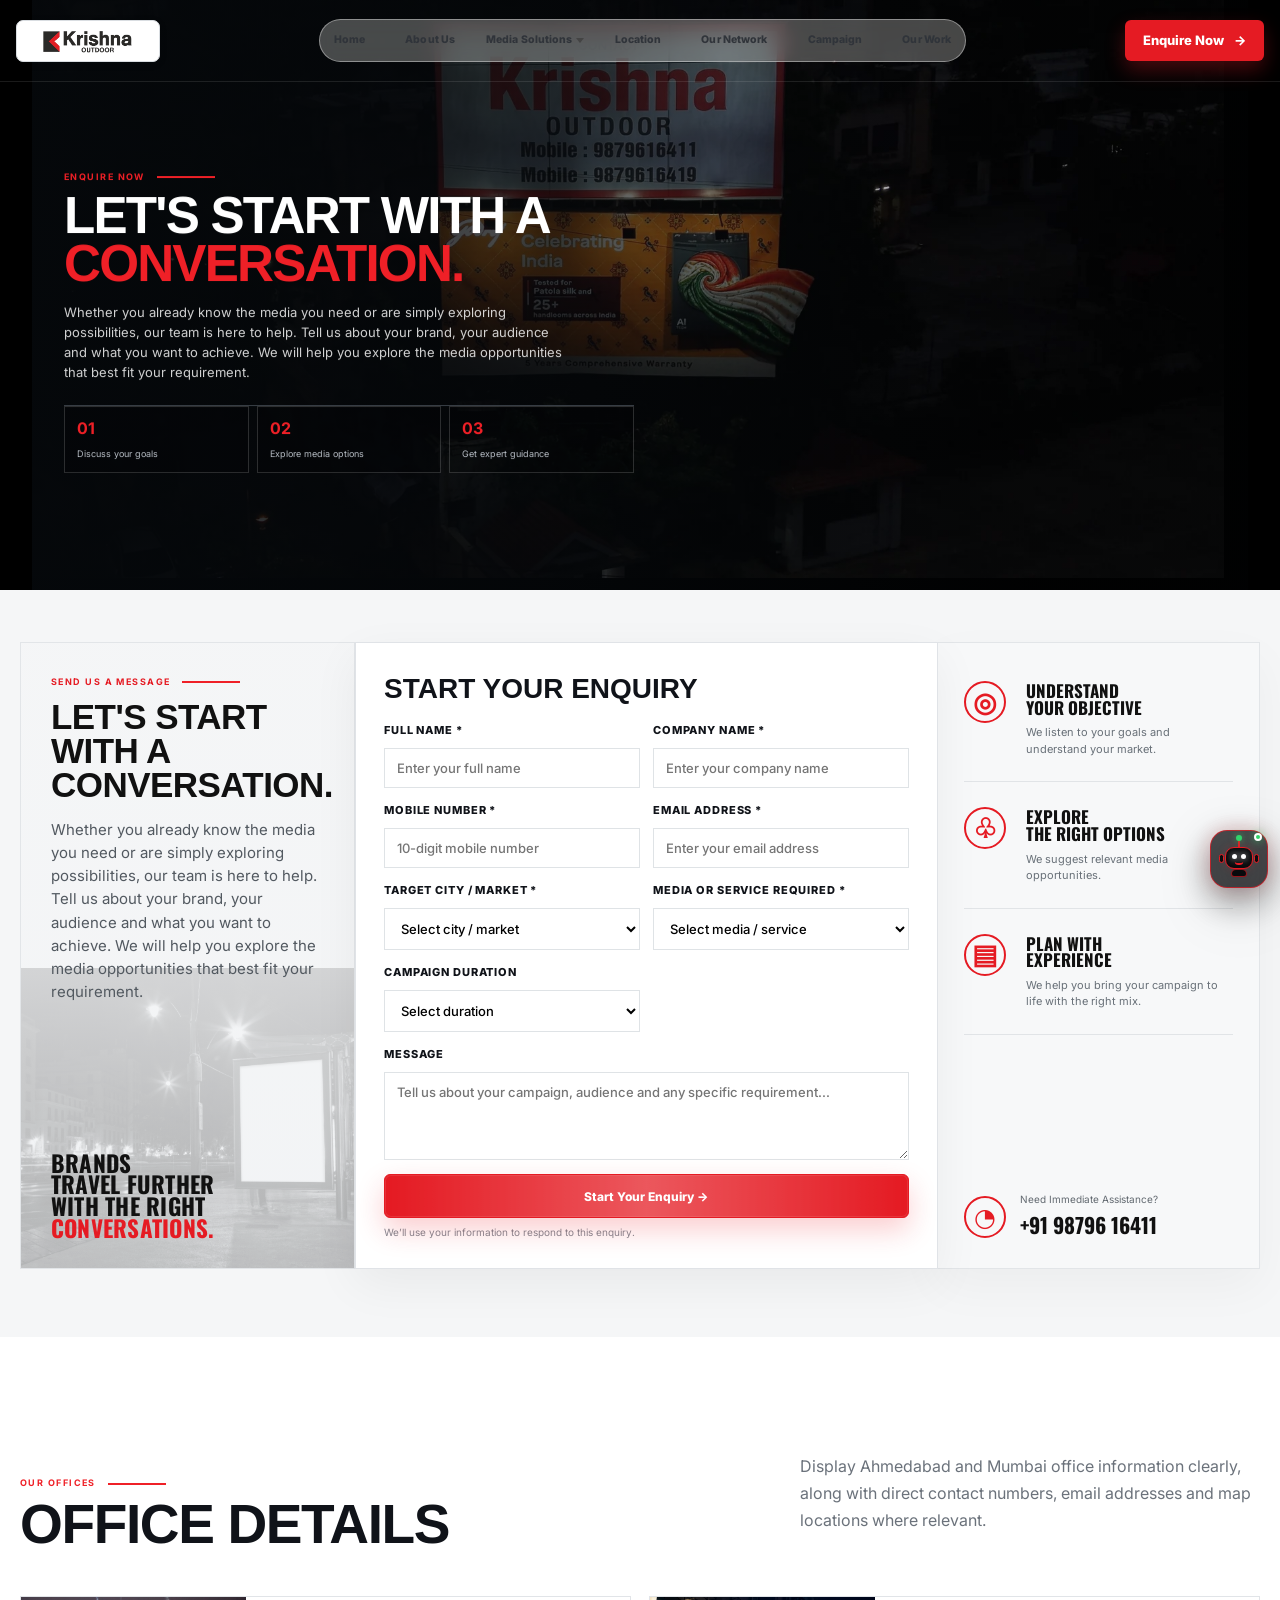
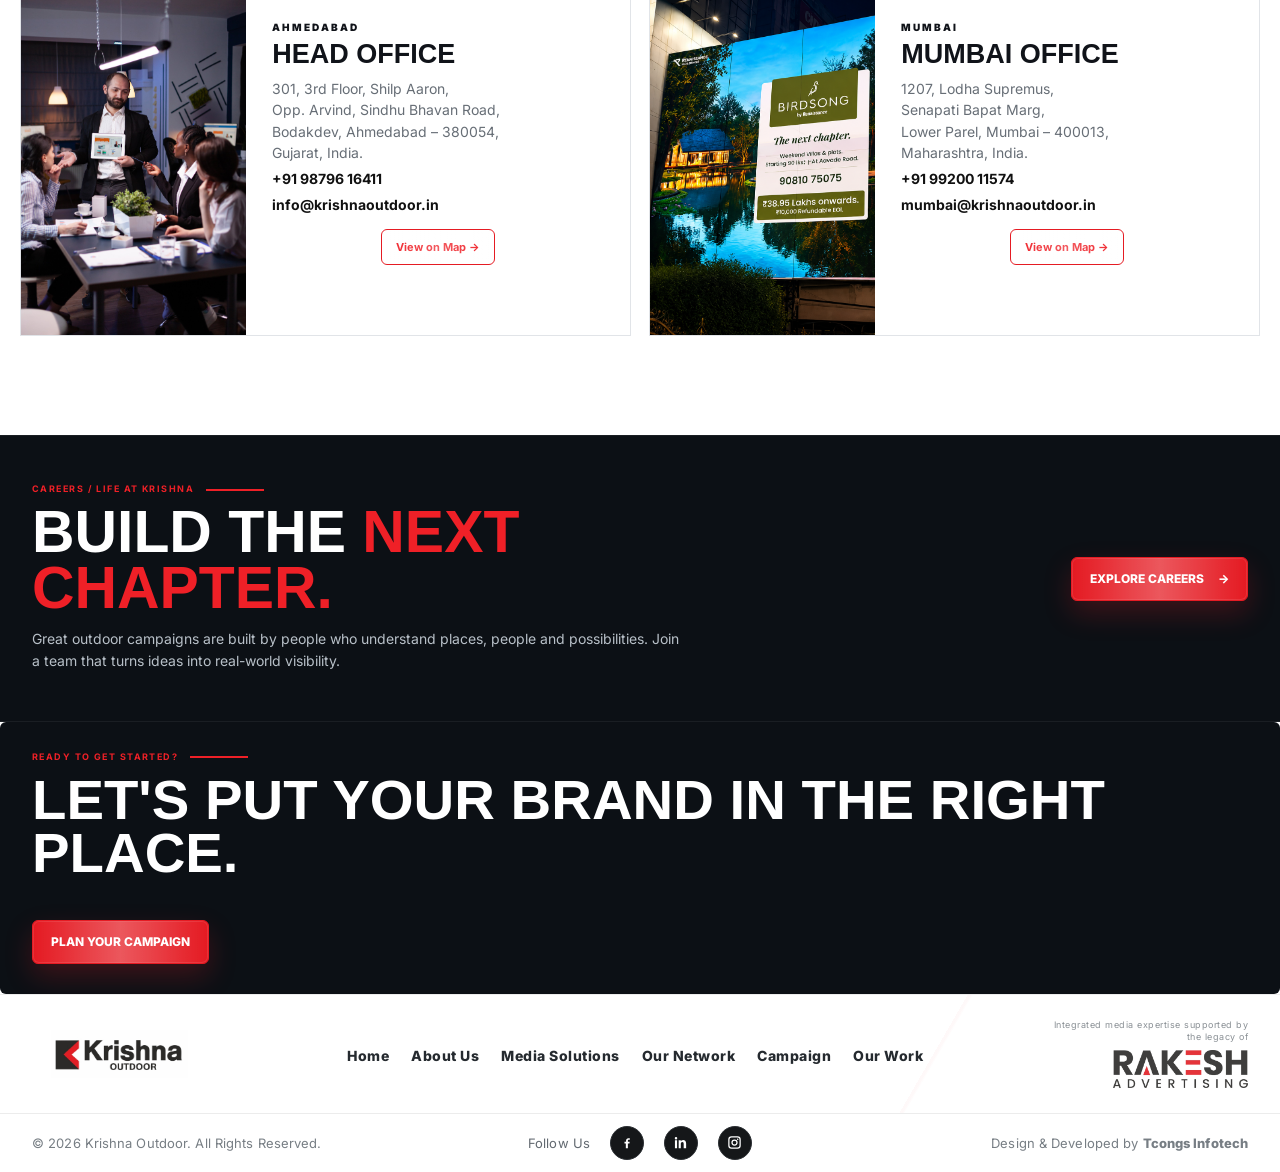
<file: contact.html>
<!DOCTYPE html>

<html lang="en"><head>
<!-- Google tag (gtag.js) -->
<script async src="https://www.googletagmanager.com/gtag/js?id=G-H76CYYJE3S"></script>
<script>
  window.dataLayer = window.dataLayer || [];
  function gtag(){dataLayer.push(arguments);}
  gtag('js', new Date());

  gtag('config', 'G-H76CYYJE3S');
</script>
<meta charset="utf-8"/><meta content="width=device-width,initial-scale=1" name="viewport"/><meta content="#0c0e11" name="theme-color"/><title>Contact Krishna Outdoor | Ahmedabad & Mumbai Office</title><meta name="description" content="Get in touch for your next outdoor advertising campaign. Call, email, or visit our Ahmedabad or Mumbai office for a free site availability list."><link href="https://fonts.googleapis.com" rel="preconnect"/><link crossorigin="" href="https://fonts.gstatic.com" rel="preconnect"/><link href="https://fonts.googleapis.com/css2?family=Inter:wght@400;500;600;700;800;900&amp;family=Oswald:wght@500;600;700&amp;display=swap" rel="stylesheet"/><link href="css/style.css" rel="stylesheet"/><link href="css/home-style-sync.css" rel="stylesheet"/>
<meta content="index,follow,max-image-preview:large,max-snippet:-1,max-video-preview:-1" name="robots"/><link href="https://krishnaoutdoor.in/enquire" rel="canonical"/><meta content="website" property="og:type"/><meta content="Enquire Now | Outdoor Advertising | Krishna Outdoor" property="og:title"/><meta content="Tell Krishna Outdoor about your next campaign and explore outdoor, transit, print, electronic and digital media opportunities." property="og:description"/><meta content="https://krishnaoutdoor.in/enquire" property="og:url"/><meta content="Krishna Outdoor" property="og:site_name"/><meta content="summary_large_image" name="twitter:card"/><script type="application/ld+json">{"@context":"https://schema.org","@type":"Organization","name":"Krishna Outdoor","url":"https://krishnaoutdoor.in","logo":"https://krishnaoutdoor.in/assets/images/header-logo.png","email":"info@krishnaoutdoor.in","telephone":"+91 98796 16411","areaServed":["Ahmedabad","Mumbai","Thane","Rajasthan"],"sameAs":[]}</script><script type="application/ld+json">{"@context":"https://schema.org","@type":"BreadcrumbList","itemListElement":[{"@type":"ListItem","position":1,"name":"Home","item":"https://krishnaoutdoor.in/"},{"@type":"ListItem","position":2,"name":"Enquire Now","item":"https://krishnaoutdoor.in/enquire"}]}</script><script type="application/ld+json">{"@context":"https://schema.org","@type":"LocalBusiness","name":"Krishna Outdoor","url":"https://krishnaoutdoor.in/enquire","telephone":"+91 98796 16411","email":"info@krishnaoutdoor.in","address":{"@type":"PostalAddress","streetAddress":"301, 3rd Floor, Shilp Aaron, Opp. Armida, Sindhu Bhavan Road, Bodakdev","addressLocality":"Ahmedabad","postalCode":"380054","addressRegion":"Gujarat","addressCountry":"IN"}}</script>
<link rel="icon" type="image/png" sizes="64x64" href="favicon.png"/>
<link rel="shortcut icon" href="favicon.ico"/>
<link rel="apple-touch-icon" href="favicon.png"/>
</head><body><header class="header" id="header"><div class="container nav-wrap"><button aria-expanded="false" aria-label="Toggle menu" class="nav-toggle" id="navToggle"><span></span><span></span><span></span></button><a class="site-logo" href="index.html"><img alt="Krishna Outdoor" src="assets/images/header-logo.png"/></a><nav class="nav" id="nav"><a href="index.html">Home</a><a href="about.html">About Us</a><div class="nav-dropdown"><a href="services.html">Media Solutions</a><button class="nav-arrow" type="button" aria-label="Open Media Solutions menu" aria-expanded="false"></button><div class="nav-menu"><a href="ooh-media.html">OOH Media</a><a href="transit-media.html">Transit Media</a><a href="digital-media.html">Digital Media</a></div></div><a href="network.html#presence">Location</a><a href="network.html">Our Network</a><a href="projects.html#campaigns">Campaign</a><a href="projects.html#campaigns">Our Work</a><div class="nav-cta-drawer-box"><a class="nav-cta-drawer" href="contact.html">Enquire Now <span>→</span></a></div></nav><a class="nav-cta" href="contact.html">Enquire Now <span>→</span></a></div></header><main class="kr-page"><section class="kr-enquiry-hero"><div class="container inner"><div class="kr-enquiry-copy kr-reveal"><div class="kr-kicker">ENQUIRE NOW</div><h1>LET'S START WITH A<br/><em>CONVERSATION.</em></h1><p>Whether you already know the media you need or are simply exploring possibilities, our team is here to help. Tell us about your brand, your audience and what you want to achieve. We will help you explore the media opportunities that best fit your requirement.</p><div class="kr-enquiry-steps"><div class="kr-enquiry-step"><b>01</b><span>Discuss your goals</span></div><div class="kr-enquiry-step"><b>02</b><span>Explore media options</span></div><div class="kr-enquiry-step"><b>03</b><span>Get expert guidance</span></div></div></div><div class="kr-enquiry-visual"><img alt="Krishna Outdoor outdoor advertising campaign" decoding="async" loading="lazy" src="assets/images/media/home-360-outdoor-hoarding-poster.webp"/></div></div></section>
<section class="kr-form-area"><div class="container kr-form-layout"><div class="kr-side-message kr-reveal"><div class="side-copy"><div class="kr-kicker">SEND US A MESSAGE</div><h2>LET'S START WITH A CONVERSATION.</h2><p>Whether you already know the media you need or are simply exploring possibilities, our team is here to help. Tell us about your brand, your audience and what you want to achieve. We will help you explore the media opportunities that best fit your requirement.</p></div><img alt="City lights" decoding="async" loading="lazy" src="assets/images/shared-night-city-background.png"/><div class="kr-side-caption">BRANDS<br/>TRAVEL FURTHER<br/>WITH THE RIGHT<br/><em>CONVERSATIONS.</em></div></div><form class="kr-contact-form kr-reveal delay-1" id="enquiryForm"><h2>Start Your Enquiry</h2><div class="kr-form-grid"><div class="kr-field"><label>Full Name *</label><input name="name" placeholder="Enter your full name" required=""/></div><div class="kr-field"><label>Company Name *</label><input name="company" placeholder="Enter your company name" required=""/></div><div class="kr-field"><label>Mobile Number *</label><input id="enquiryPhone" inputmode="numeric" maxlength="10" name="phone" pattern="[0-9]{10}" placeholder="10-digit mobile number" required=""/></div><div class="kr-field"><label>Email Address *</label><input name="email" placeholder="Enter your email address" required="" type="email"/></div><div class="kr-field"><label>Target City / Market *</label><select name="city" required=""><option value="">Select city / market</option><option>Ahmedabad</option><option>Mumbai</option><option>Surat</option><option>Thane</option><option>Rajasthan</option><option>Other</option></select></div><div class="kr-field"><label>Media or Service Required *</label><select name="media" required=""><option value="">Select media / service</option><option>OOH Media</option><option>Transit Media</option><option>Digital Media</option><option>Print Media</option><option>Electronic Media</option><option>Integrated Campaign</option></select></div><div class="kr-field"><label>Campaign Duration</label><select name="duration"><option value="">Select duration</option><option>1–2 weeks</option><option>1 month</option><option>3 months</option><option>6+ months</option></select></div><div class="kr-field full"><label>Message</label><textarea name="message" placeholder="Tell us about your campaign, audience and any specific requirement..."></textarea></div></div><button class="kr-btn kr-submit" type="submit">Start Your Enquiry →</button><div class="kr-note" id="enquiryStatus">We’ll use your information to respond to this enquiry.</div></form><aside class="kr-guidance kr-reveal delay-2"><div class="kr-guide-item"><span class="kr-guide-icon">◎</span><div><h3>UNDERSTAND<br/>YOUR OBJECTIVE</h3><p>We listen to your goals and understand your market.</p></div></div><div class="kr-guide-item"><span class="kr-guide-icon">♧</span><div><h3>EXPLORE<br/>THE RIGHT OPTIONS</h3><p>We suggest relevant media opportunities.</p></div></div><div class="kr-guide-item"><span class="kr-guide-icon">▤</span><div><h3>PLAN WITH<br/>EXPERIENCE</h3><p>We help you bring your campaign to life with the right mix.</p></div></div><div class="kr-guide-call"><span>◔</span><div><small>Need Immediate Assistance?</small><b>+91 98796 16411</b></div></div></aside></div></section>
<section class="kr-section"><div class="container"><div class="kr-head kr-reveal"><div><div class="kr-kicker">OUR OFFICES</div><h2>Office Details</h2></div><p>Display Ahmedabad and Mumbai office information clearly, along with direct contact numbers, email addresses and map locations where relevant.</p></div><div class="kr-offices"><article class="kr-office kr-reveal"><img alt="Krishna Outdoor Ahmedabad office" decoding="async" loading="lazy" src="assets/images/careers-about-image-02.jpeg"/><div class="kr-office-info"><div class="tag">AHMEDABAD</div><h3>Head Office</h3><p>301, 3rd Floor, Shilp Aaron,<br/>Opp. Arvind, Sindhu Bhavan Road,<br/>Bodakdev, Ahmedabad – 380054,<br/>Gujarat, India.</p><a href="tel:+919879616411">+91 98796 16411</a><a href="mailto:info@krishnaoutdoor.in">info@krishnaoutdoor.in</a><a class="kr-office-btn" href="https://www.google.com/maps/search/?api=1&amp;query=Shilp+Aaron+Bodakdev+Ahmedabad">View on Map →</a></div></article><article class="kr-office kr-reveal delay-1"><img alt="Krishna Outdoor Mumbai office and city network" decoding="async" loading="lazy" src="assets/images/home/work-1.png"/><div class="kr-office-info"><div class="tag">MUMBAI</div><h3>Mumbai Office</h3><p>1207, Lodha Supremus,<br/>Senapati Bapat Marg,<br/>Lower Parel, Mumbai – 400013,<br/>Maharashtra, India.</p><a href="tel:+919920011574">+91 99200 11574</a><a href="mailto:mumbai@krishnaoutdoor.in">mumbai@krishnaoutdoor.in</a><a class="kr-office-btn" href="https://www.google.com/maps/search/?api=1&amp;query=Lodha+Supremus+Lower+Parel+Mumbai">View on Map →</a></div></article></div></div></section>
<section aria-label="Careers at Krishna Outdoor" class="kr-career-cta"><div class="container"><div class="kr-career-cta-copy"><div class="kr-kicker">CAREERS / LIFE AT KRISHNA</div><h2>BUILD THE <em>NEXT CHAPTER.</em></h2><p>Great outdoor campaigns are built by people who understand places, people and possibilities. Join a team that turns ideas into real-world visibility.</p></div><a class="kr-btn" href="careers.html">EXPLORE CAREERS <span>→</span></a></div></section>
<section class="kr-final-cta"><div class="container"><div><div class="kr-kicker">READY TO GET STARTED?</div><h2>LET'S PUT YOUR BRAND IN THE RIGHT PLACE.</h2></div><a class="kr-btn" href="#enquiryForm">PLAN YOUR CAMPAIGN</a></div></section></main><footer class="footer"><div class="container footer-top"><a class="site-logo" href="index.html"><img alt="Krishna Outdoor" src="assets/images/footer-logo.png"/></a><nav><a href="index.html">Home</a><a href="about.html">About Us</a><a href="services.html">Media Solutions</a><a href="network.html">Our Network</a><a href="projects.html#campaigns">Campaign</a><a href="projects.html#campaigns">Our Work</a></nav><div class="legacy"><small>Integrated media expertise supported by the legacy of</small><img alt="Rakesh Advertising" src="assets/images/shared-rakesh-advertising-legacy.jpeg"/></div></div><div class="footer-bottom"><div class="container"><span>© 2026 Krishna Outdoor. All Rights Reserved.</span><span class="social-text">Follow Us <a href="https://www.facebook.com/krishnaoutdoorofficial/" target="_blank" rel="noopener noreferrer" aria-label="Krishna Outdoor on Facebook"><b class="social-icon social-facebook"><svg viewBox="0 0 24 24" aria-hidden="true"><path fill="currentColor" d="M13.5 21v-8h2.7l.4-3h-3.1V8.1c0-.9.3-1.5 1.6-1.5h1.7V4a22 22 0 0 0-2.4-.1c-2.4 0-4 1.5-4 4.1V10H7.7v3H10v8h3.5Z"/></svg></b></a><a href="https://www.linkedin.com/company/krishnaoutdoor/" target="_blank" rel="noopener noreferrer" aria-label="Krishna Outdoor on LinkedIn"><b class="social-icon social-linkedin"><svg viewBox="0 0 24 24" aria-hidden="true"><path fill="currentColor" d="M6.5 8.2H3.1V21h3.4V8.2ZM4.8 3A2 2 0 1 0 4.8 7 2 2 0 0 0 4.8 3ZM21 13.7c0-3.8-2-5.6-4.7-5.6-2.2 0-3.2 1.2-3.8 2v-1.9H9.1V21h3.4v-6.3c0-1.7.3-3.4 2.5-3.4 2.1 0 2.1 1.9 2.1 3.5V21H21v-7.3Z"/></svg></b></a><a href="https://www.instagram.com/krishnaoutdoorofficial/" target="_blank" rel="noopener noreferrer" aria-label="Krishna Outdoor on Instagram"><b class="social-icon social-instagram"><svg viewBox="0 0 24 24" aria-hidden="true"><path fill="currentColor" d="M7.2 2h9.6A5.2 5.2 0 0 1 22 7.2v9.6a5.2 5.2 0 0 1-5.2 5.2H7.2A5.2 5.2 0 0 1 2 16.8V7.2A5.2 5.2 0 0 1 7.2 2Zm0 2A3.2 3.2 0 0 0 4 7.2v9.6A3.2 3.2 0 0 0 7.2 20h9.6a3.2 3.2 0 0 0 3.2-3.2V7.2A3.2 3.2 0 0 0 16.8 4H7.2Zm9.9 1.5a1.2 1.2 0 1 1 0 2.4 1.2 1.2 0 0 1 0-2.4ZM12 7a5 5 0 1 1 0 10 5 5 0 0 1 0-10Zm0 2a3 3 0 1 0 0 6 3 3 0 0 0 0-6Z"/></svg></b></a></span><span>Design &amp; Developed by <a class="footer-dev-link" href="https://tcongsinfotech.com/" target="_blank" rel="noopener noreferrer" aria-label="Tcongs Infotech">Tcongs Infotech</a></span></div></div></footer>
<button aria-label="Open Krishna AI assistant" class="chatbot" id="chatbot" type="button">
<span aria-hidden="true" class="cute-robot">
<span class="robot-antenna"></span>
<span class="robot-head">
<i class="robot-eye"></i><i class="robot-eye"></i>
<b class="robot-smile"></b>
</span>
<span class="robot-ear robot-ear-left"></span>
<span class="robot-ear robot-ear-right"></span>
<span class="robot-body"></span>
</span>
<span class="chatbot-ping"></span>
</button>
<div aria-hidden="true" class="chat-panel" id="chatPanel">
<div class="chat-head">
<div class="chat-brand">
<span aria-hidden="true" class="chat-brand-icon">
<span class="brand-antenna"></span>
<span class="brand-face"><i></i><i></i><b></b></span>
</span>
<div class="chat-brand-copy">
<b>Krishna AI</b>
<small><i></i> ONLINE</small>
</div>
</div>
<button aria-label="Minimize chat" id="chatClose" type="button">↓</button>
</div>
<div class="chat-body">
<div class="chat-messages" id="chatMessages">
<div class="msg-row bot"><div class="msg-bubble">Hello! I’m Krishna AI. How can I help you?</div></div>
</div>

<form class="chat-composer" id="chatComposer">
<input aria-label="Ask Krishna AI" autocomplete="off" id="chatInput" placeholder="Type a message…" type="text"/>
<button aria-label="Send message" type="submit">Send</button>
</form>
<div class="chat-direct"><span>Need a person?</span><a href="tel:+919920011574">Call us</a><a href="mailto:info.team@krishnaoutdoor.in">Email</a></div>
</div>
</div>
<div class="cursor" id="cursor"></div><div class="cursor-ring" id="cursorRing"></div>
<script defer="defer" src="js/main.js"></script></body></html>
</file>
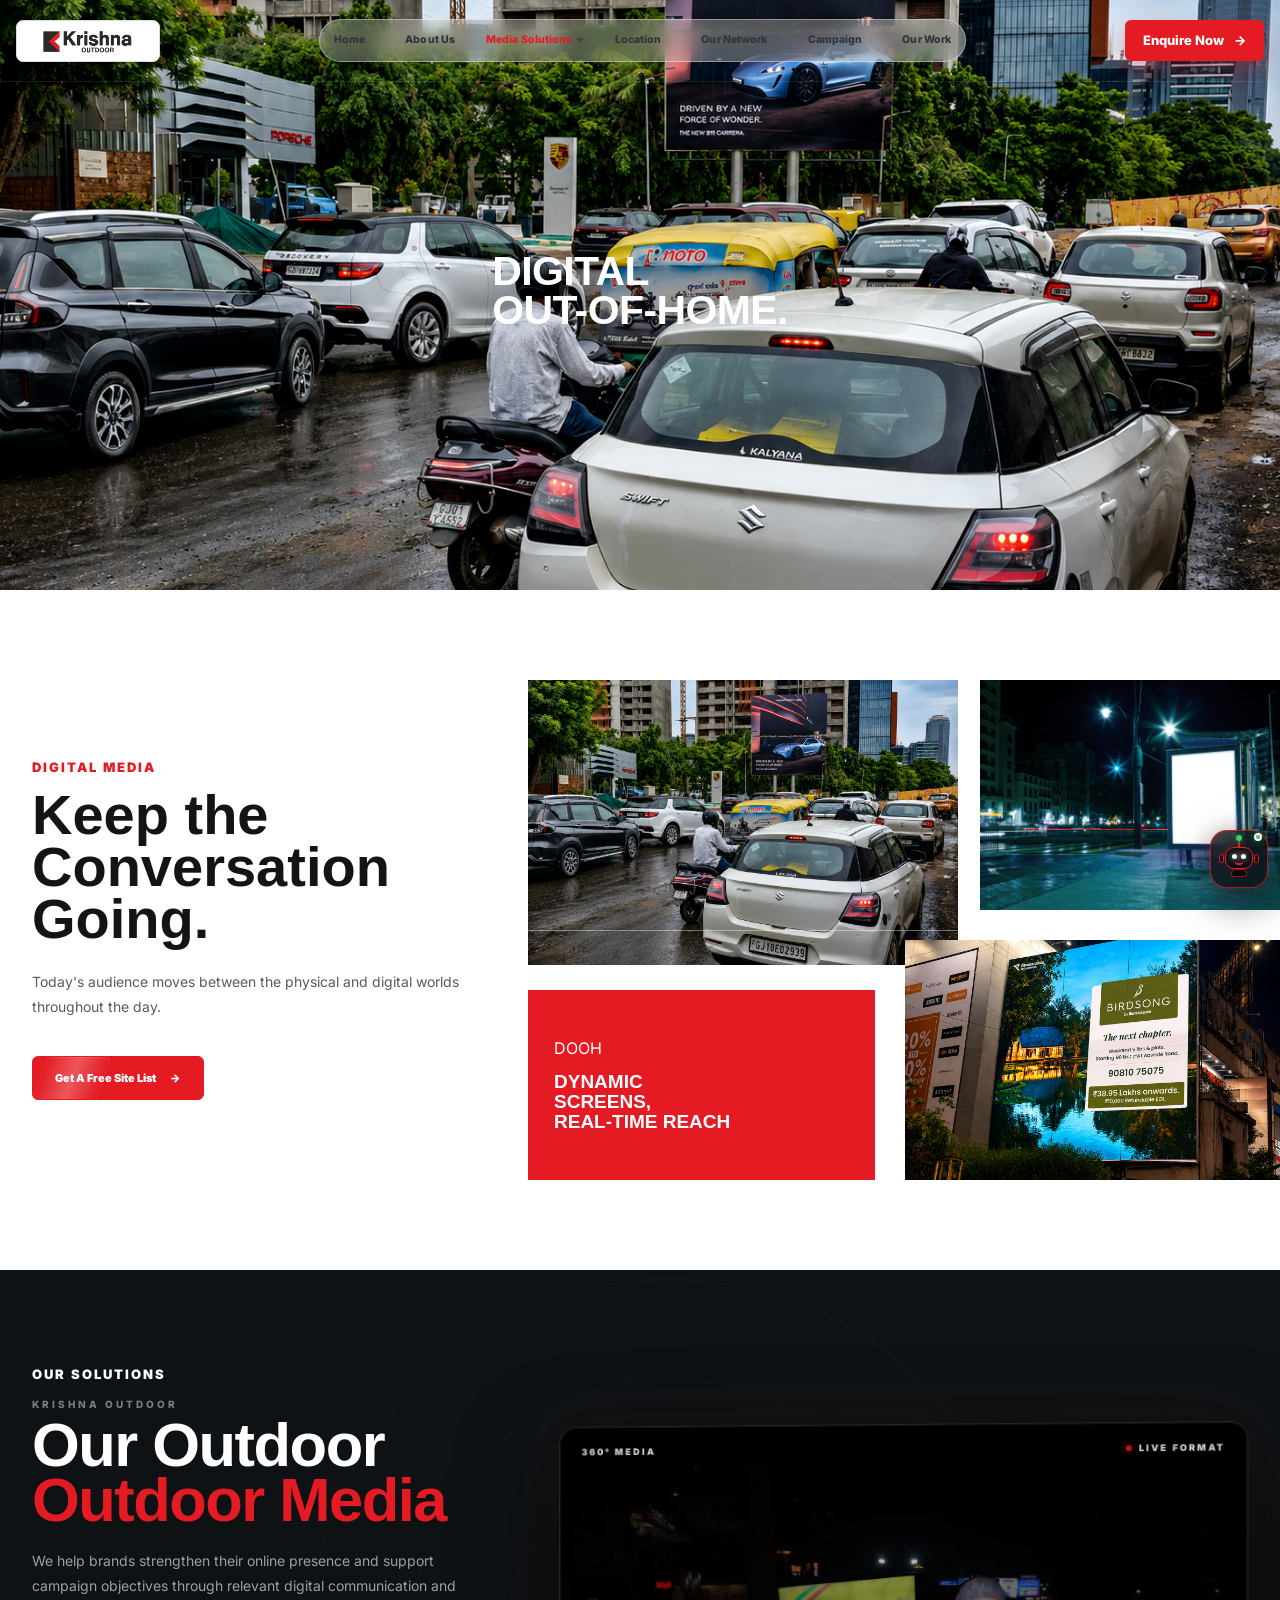
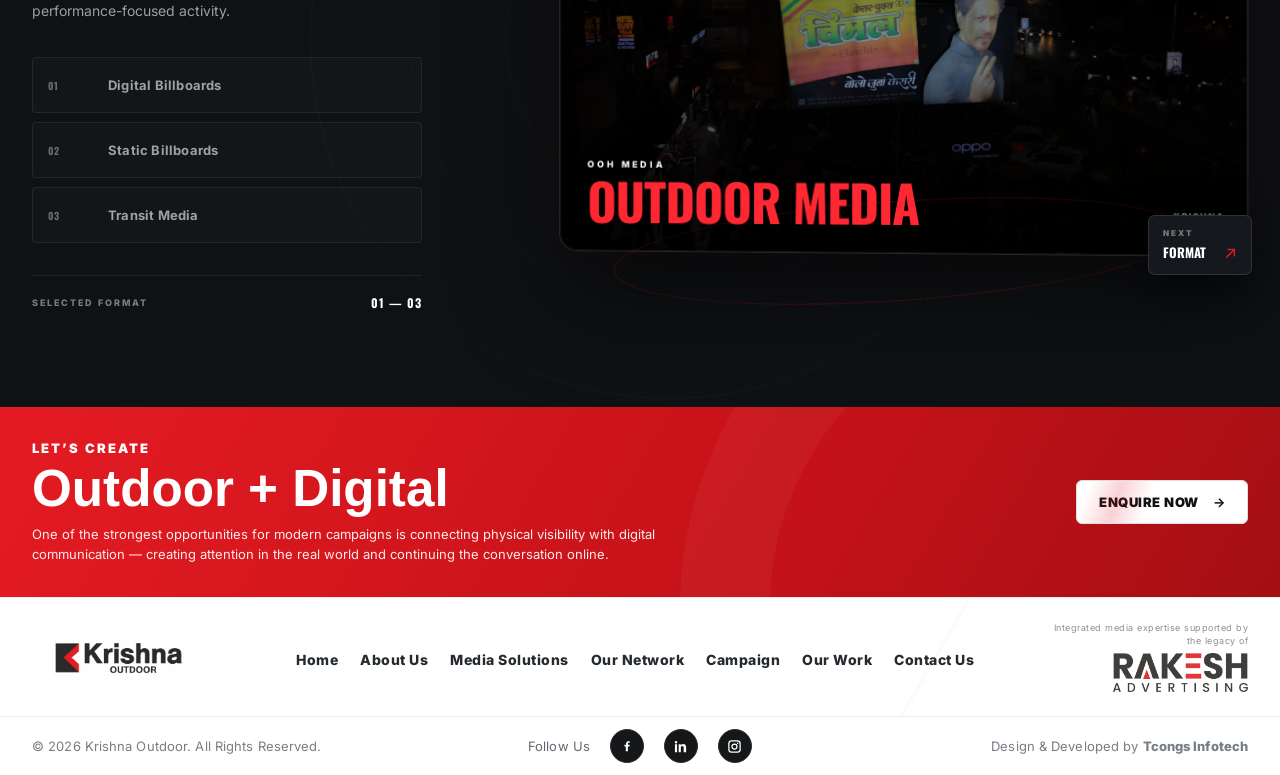
<file: digital-media.html>
<!DOCTYPE html>

<html lang="en">
<head>
<!-- Google tag (gtag.js) -->
<script async src="https://www.googletagmanager.com/gtag/js?id=G-H76CYYJE3S"></script>
<script>
  window.dataLayer = window.dataLayer || [];
  function gtag(){dataLayer.push(arguments);}
  gtag('js', new Date());

  gtag('config', 'G-H76CYYJE3S');
</script>

<meta charset="utf-8"/><meta content="width=device-width,initial-scale=1" name="viewport"/>
<meta content="#0c0e11" name="theme-color"/>
<title>DOOH Advertising Agency Ahmedabad | Digital Billboards</title>
<meta name="description" content="Digital out-of-home (DOOH) advertising in Ahmedabad. Reach your audience with dynamic digital billboards and screens across prime city locations.">
<link href="https://fonts.googleapis.com" rel="preconnect"/><link crossorigin="" href="https://fonts.gstatic.com" rel="preconnect"/>
<link href="https://fonts.googleapis.com/css2?family=Inter:wght@400;500;600;700;800;900&amp;family=Oswald:wght@500;600;700&amp;display=swap" rel="stylesheet"/>
<link href="css/style.css" rel="stylesheet"/>
<link href="css/home-style-sync.css" rel="stylesheet"/>
<meta content="index,follow,max-image-preview:large,max-snippet:-1,max-video-preview:-1" name="robots"/><link href="https://krishnaoutdoor.in/media/digital" rel="canonical"/><meta content="website" property="og:type"/><meta content="DOOH Advertising Agency Ahmedabad | Digital Billboards" property="og:title"/><meta content="Digital out-of-home advertising in Ahmedabad with dynamic billboards and screens across prime city locations." property="og:description"/><meta content="https://krishnaoutdoor.in/media/digital" property="og:url"/><meta content="Krishna Outdoor" property="og:site_name"/><meta content="summary_large_image" name="twitter:card"/><script type="application/ld+json">{"@context":"https://schema.org","@type":"Organization","name":"Krishna Outdoor","url":"https://krishnaoutdoor.in","logo":"https://krishnaoutdoor.in/assets/images/header-logo.png","email":"info@krishnaoutdoor.in","telephone":"+91 98796 16411","areaServed":["Ahmedabad","Mumbai","Thane","Rajasthan"],"sameAs":[]}</script><script type="application/ld+json">{"@context":"https://schema.org","@type":"BreadcrumbList","itemListElement":[{"@type":"ListItem","position":1,"name":"Home","item":"https://krishnaoutdoor.in/"},{"@type":"ListItem","position":2,"name":"Digital Media","item":"https://krishnaoutdoor.in/media/digital"}]}</script>
<link rel="icon" type="image/png" sizes="64x64" href="favicon.png"/>
<link rel="shortcut icon" href="favicon.ico"/>
<link rel="apple-touch-icon" href="favicon.png"/>
</head>
<body class="inner-page">
<div class="page-progress" id="pageProgress"></div>
<header class="header" id="header"><div class="container nav-wrap"><button aria-expanded="false" aria-label="Toggle menu" class="nav-toggle" id="navToggle"><span></span><span></span><span></span></button><a class="site-logo" href="index.html"><img alt="Krishna Outdoor" src="assets/images/header-logo.png"/></a><nav class="nav" id="nav"><a href="index.html">Home</a><a href="about.html">About Us</a><div class="nav-dropdown"><a aria-current="page" class="active" href="services.html">Media Solutions</a><button class="nav-arrow" type="button" aria-label="Open Media Solutions menu" aria-expanded="false"></button><div class="nav-menu"><a href="ooh-media.html">OOH Media</a><a href="transit-media.html">Transit Media</a><a href="digital-media.html">Digital Media</a></div></div><a href="network.html#presence">Location</a><a href="network.html">Our Network</a><a href="projects.html#campaigns">Campaign</a><a href="projects.html#campaigns">Our Work</a><div class="nav-cta-drawer-box"><a class="nav-cta-drawer" href="contact.html">Enquire Now <span>→</span></a></div></nav><a class="nav-cta" href="contact.html">Enquire Now <span>→</span></a></div></header>
<main>
<section class="hero media-detail-hero media-detail-hero-digital" id="home">
<div class="media-detail-hero-bg"><img alt="Digital billboard advertising campaign" decoding="async" loading="eager" src="assets/images/work/digital-billboard-campaign-03.png"/></div>
<div class="hero-overlay"></div><div class="hero-grid"></div><div class="hero-noise"></div>
<div class="container hero-inner reveal">
<h1>DIGITAL<br/><em>OUT-OF-HOME.</em></h1>
</div>
</section>
<section class="section about" id="digital-media"><div class="container about-grid">
<div class="about-copy reveal"><div class="tag">DIGITAL MEDIA</div><h2>Keep the Conversation Going.</h2><p>Today's audience moves between the physical and digital worlds throughout the day.</p><a class="small-btn" href="contact.html">Get A Free Site List <span>→</span></a></div>
<div class="about-scene reveal"><div class="about-frame f1"><img alt="Digital billboard campaign" decoding="async" loading="lazy" src="assets/images/work/digital-billboard-campaign-03.png"/></div><div class="about-frame f2"><img alt="Digital screens across city" decoding="async" loading="lazy" src="assets/images/shared-night-city-background.png"/></div><div class="year-badge">DOOH<span>DYNAMIC<br/>SCREENS,<br/>REAL-TIME REACH</span></div><div class="about-frame f3"><img alt="Digital billboard at night" decoding="async" loading="lazy" src="assets/images/home/work-1.png"/></div><div class="scan-line"></div></div>
</div></section>
<section class="solution-showcase section" id="showcase">
<div aria-hidden="true" class="showcase-orbit-bg"><span></span><span></span><span></span></div>
<div class="container showcase-grid showcase-v2">
<div class="showcase-copy reveal">
<div class="tag light">OUR SOLUTIONS</div>
<div class="showcase-kicker">KRISHNA OUTDOOR</div>
<h2>Our Outdoor<br/><em id="showcaseTitle">Digital Billboards</em></h2>
<p>We help brands strengthen their online presence and support campaign objectives through relevant digital communication and performance-focused activity.</p>
<div aria-label="Media solutions" class="showcase-tabs" role="tablist">
<button class="tab active" data-panel="digital" role="tab"><span>01</span><b>Digital Billboards</b><i>→</i></button>
<button class="tab" data-panel="static" role="tab"><span>02</span><b>Static Billboards</b><i>→</i></button>
<button class="tab" data-panel="transit" role="tab"><span>03</span><b>Transit Media</b><i>→</i></button>
</div>
<div class="showcase-meta"><span>SELECTED FORMAT</span><strong id="showcaseIndex">01 — 03</strong></div>
</div>
<div class="showcase-visual-wrap reveal">
<div class="showcase-visual-v2" id="showcaseVisual">
<div class="visual-topline"><span>360° MEDIA</span><span class="visual-live"><i></i> LIVE FORMAT</span></div>
<img alt="Digital billboard campaign" decoding="async" id="showcaseImage" loading="lazy" src="assets/images/work/digital-billboard-campaign-03.png"/>
<div class="showcase-visual-shade"></div>
<div class="visual-caption"><small id="showcaseVisualKicker">DIGITAL</small><strong id="showcaseVisualTitle">DIGITAL BILLBOARDS</strong></div>
<div class="visual-corner">KRISHNA<br/>OUTDOOR</div>
</div>
<div class="showcase-orbit-line"></div>
<div class="showcase-next-card"><span>NEXT</span><b>FORMAT</b><i>↗</i></div>
</div>
</div>
</section>
<section class="cta" id="contact"><div class="container cta-inner reveal"><div><div class="tag light">LET’S CREATE</div><h2>Outdoor + Digital</h2><p>One of the strongest opportunities for modern campaigns is connecting physical visibility with digital communication — creating attention in the real world and continuing the conversation online.</p></div><a class="btn white" href="contact.html">Enquire Now <b>→</b></a></div></section>
</main>
<footer class="footer"><div class="container footer-top"><a class="site-logo" href="index.html"><img alt="Krishna Outdoor" src="assets/images/footer-logo.png"/></a><nav><a href="index.html">Home</a><a href="about.html">About Us</a><a href="services.html">Media Solutions</a><a href="network.html">Our Network</a><a href="projects.html#campaigns">Campaign</a><a href="projects.html#campaigns">Our Work</a><a href="contact.html">Contact Us</a></nav><div class="legacy"><small>Integrated media expertise supported by the legacy of</small><img alt="Rakesh Advertising" src="assets/images/shared-rakesh-advertising-legacy.jpeg"/></div></div><div class="footer-bottom"><div class="container"><span>© 2026 Krishna Outdoor. All Rights Reserved.</span><span class="social-text">Follow Us <a href="https://www.facebook.com/krishnaoutdoorofficial/" target="_blank" rel="noopener noreferrer" aria-label="Krishna Outdoor on Facebook"><b class="social-icon social-facebook"><svg viewBox="0 0 24 24" aria-hidden="true"><path fill="currentColor" d="M13.5 21v-8h2.7l.4-3h-3.1V8.1c0-.9.3-1.5 1.6-1.5h1.7V4a22 22 0 0 0-2.4-.1c-2.4 0-4 1.5-4 4.1V10H7.7v3H10v8h3.5Z"/></svg></b></a><a href="https://www.linkedin.com/company/krishnaoutdoor/" target="_blank" rel="noopener noreferrer" aria-label="Krishna Outdoor on LinkedIn"><b class="social-icon social-linkedin"><svg viewBox="0 0 24 24" aria-hidden="true"><path fill="currentColor" d="M6.5 8.2H3.1V21h3.4V8.2ZM4.8 3A2 2 0 1 0 4.8 7 2 2 0 0 0 4.8 3ZM21 13.7c0-3.8-2-5.6-4.7-5.6-2.2 0-3.2 1.2-3.8 2v-1.9H9.1V21h3.4v-6.3c0-1.7.3-3.4 2.5-3.4 2.1 0 2.1 1.9 2.1 3.5V21H21v-7.3Z"/></svg></b></a><a href="https://www.instagram.com/krishnaoutdoorofficial/" target="_blank" rel="noopener noreferrer" aria-label="Krishna Outdoor on Instagram"><b class="social-icon social-instagram"><svg viewBox="0 0 24 24" aria-hidden="true"><path fill="currentColor" d="M7.2 2h9.6A5.2 5.2 0 0 1 22 7.2v9.6a5.2 5.2 0 0 1-5.2 5.2H7.2A5.2 5.2 0 0 1 2 16.8V7.2A5.2 5.2 0 0 1 7.2 2Zm0 2A3.2 3.2 0 0 0 4 7.2v9.6A3.2 3.2 0 0 0 7.2 20h9.6a3.2 3.2 0 0 0 3.2-3.2V7.2A3.2 3.2 0 0 0 16.8 4H7.2Zm9.9 1.5a1.2 1.2 0 1 1 0 2.4 1.2 1.2 0 0 1 0-2.4ZM12 7a5 5 0 1 1 0 10 5 5 0 0 1 0-10Zm0 2a3 3 0 1 0 0 6 3 3 0 0 0 0-6Z"/></svg></b></a></span><span>Design &amp; Developed by <a class="footer-dev-link" href="https://tcongsinfotech.com/" target="_blank" rel="noopener noreferrer" aria-label="Tcongs Infotech">Tcongs Infotech</a></span></div></div></footer>
<button aria-label="Open Krishna AI assistant" class="chatbot" id="chatbot" type="button">
<span aria-hidden="true" class="cute-robot">
<span class="robot-antenna"></span>
<span class="robot-head">
<i class="robot-eye"></i><i class="robot-eye"></i>
<b class="robot-smile"></b>
</span>
<span class="robot-ear robot-ear-left"></span>
<span class="robot-ear robot-ear-right"></span>
<span class="robot-body"></span>
</span>
<span class="chatbot-ping"></span>
</button>
<div aria-hidden="true" class="chat-panel" id="chatPanel">
<div class="chat-head">
<div class="chat-brand">
<span aria-hidden="true" class="chat-brand-icon">
<span class="brand-antenna"></span>
<span class="brand-face"><i></i><i></i><b></b></span>
</span>
<div class="chat-brand-copy">
<b>Krishna AI</b>
<small><i></i> ONLINE</small>
</div>
</div>
<button aria-label="Minimize chat" id="chatClose" type="button">↓</button>
</div>
<div class="chat-body">
<div class="chat-messages" id="chatMessages">
<div class="msg-row bot"><div class="msg-bubble">Hello! I’m Krishna AI. How can I help you?</div></div>
</div>

<form class="chat-composer" id="chatComposer">
<input aria-label="Ask Krishna AI" autocomplete="off" id="chatInput" placeholder="Type a message…" type="text"/>
<button aria-label="Send message" type="submit">Send</button>
</form>
<div class="chat-direct"><span>Need a person?</span><a href="tel:+919920011574">Call us</a><a href="mailto:info.team@krishnaoutdoor.in">Email</a></div>
</div>
</div>
<div class="cursor" id="cursor"></div><div class="cursor-ring" id="cursorRing"></div>
<script defer="defer" src="js/main.js"></script>
</body></html>
</file>
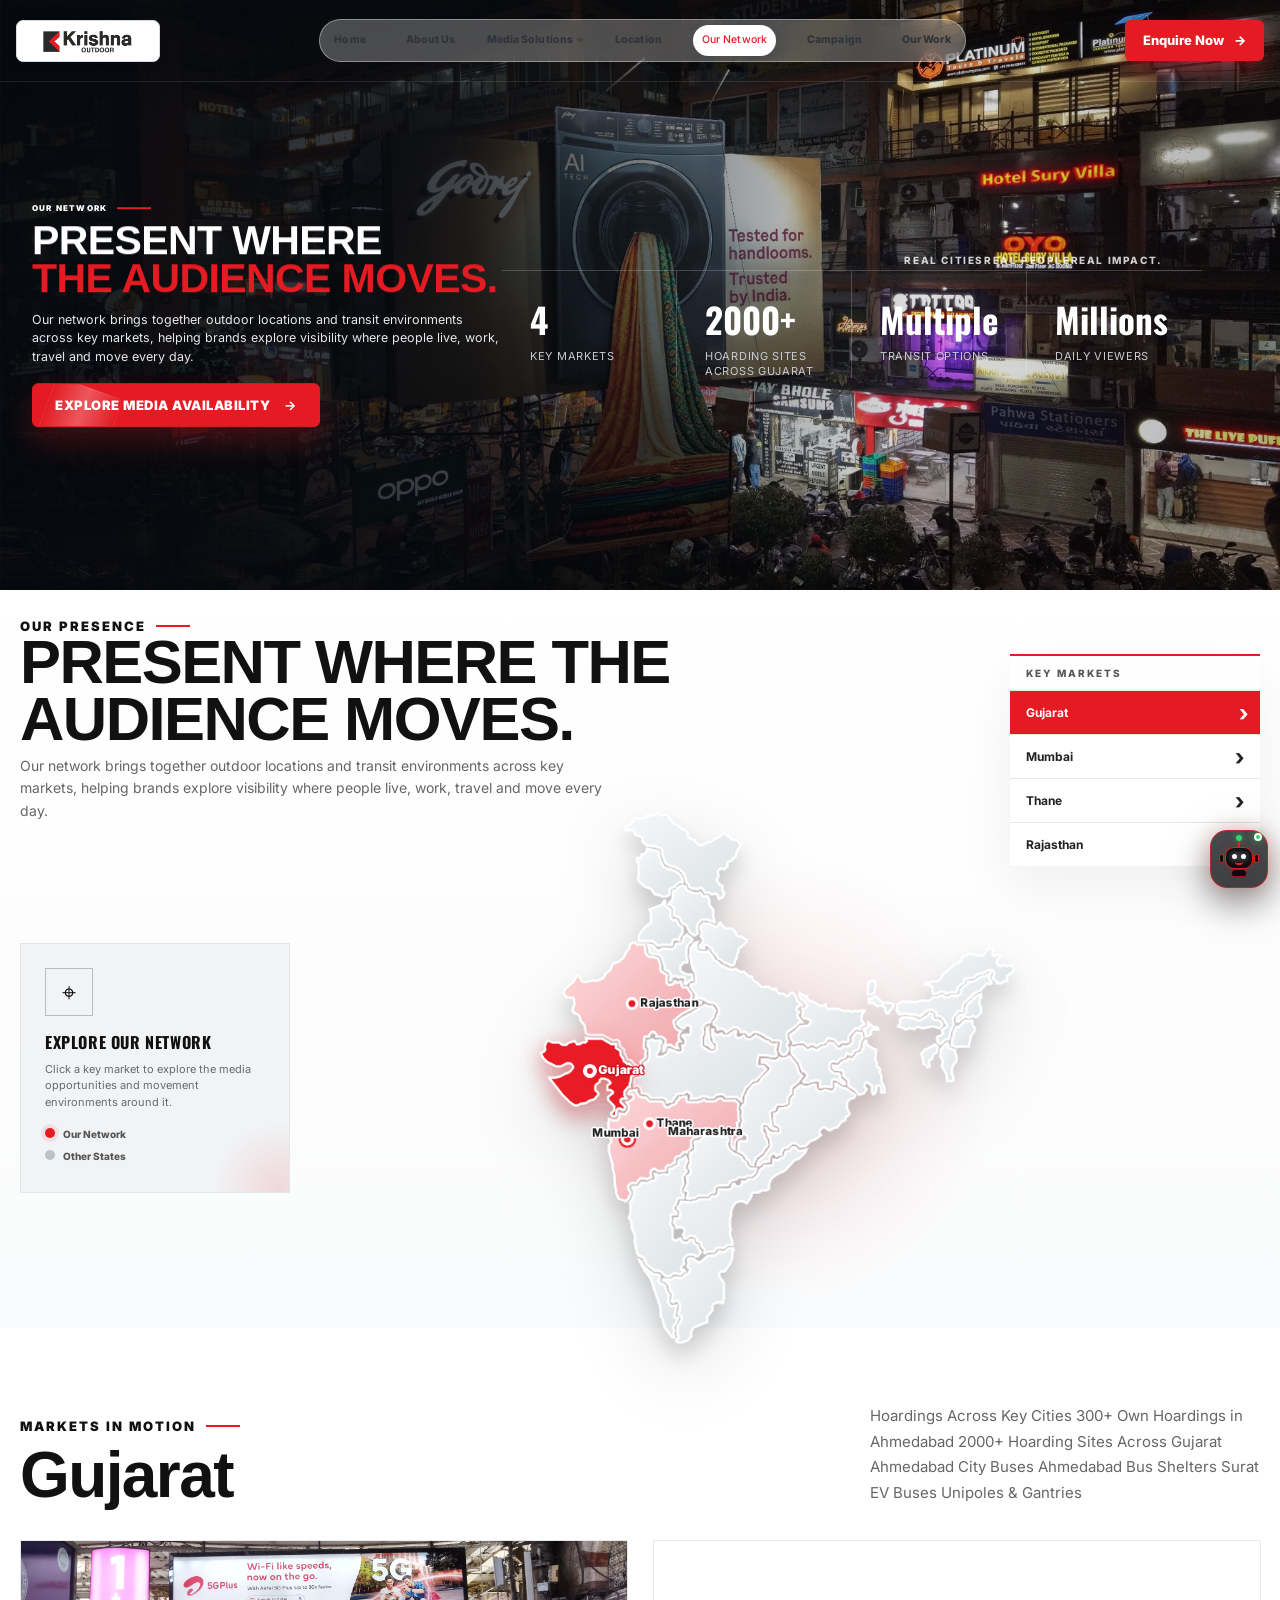
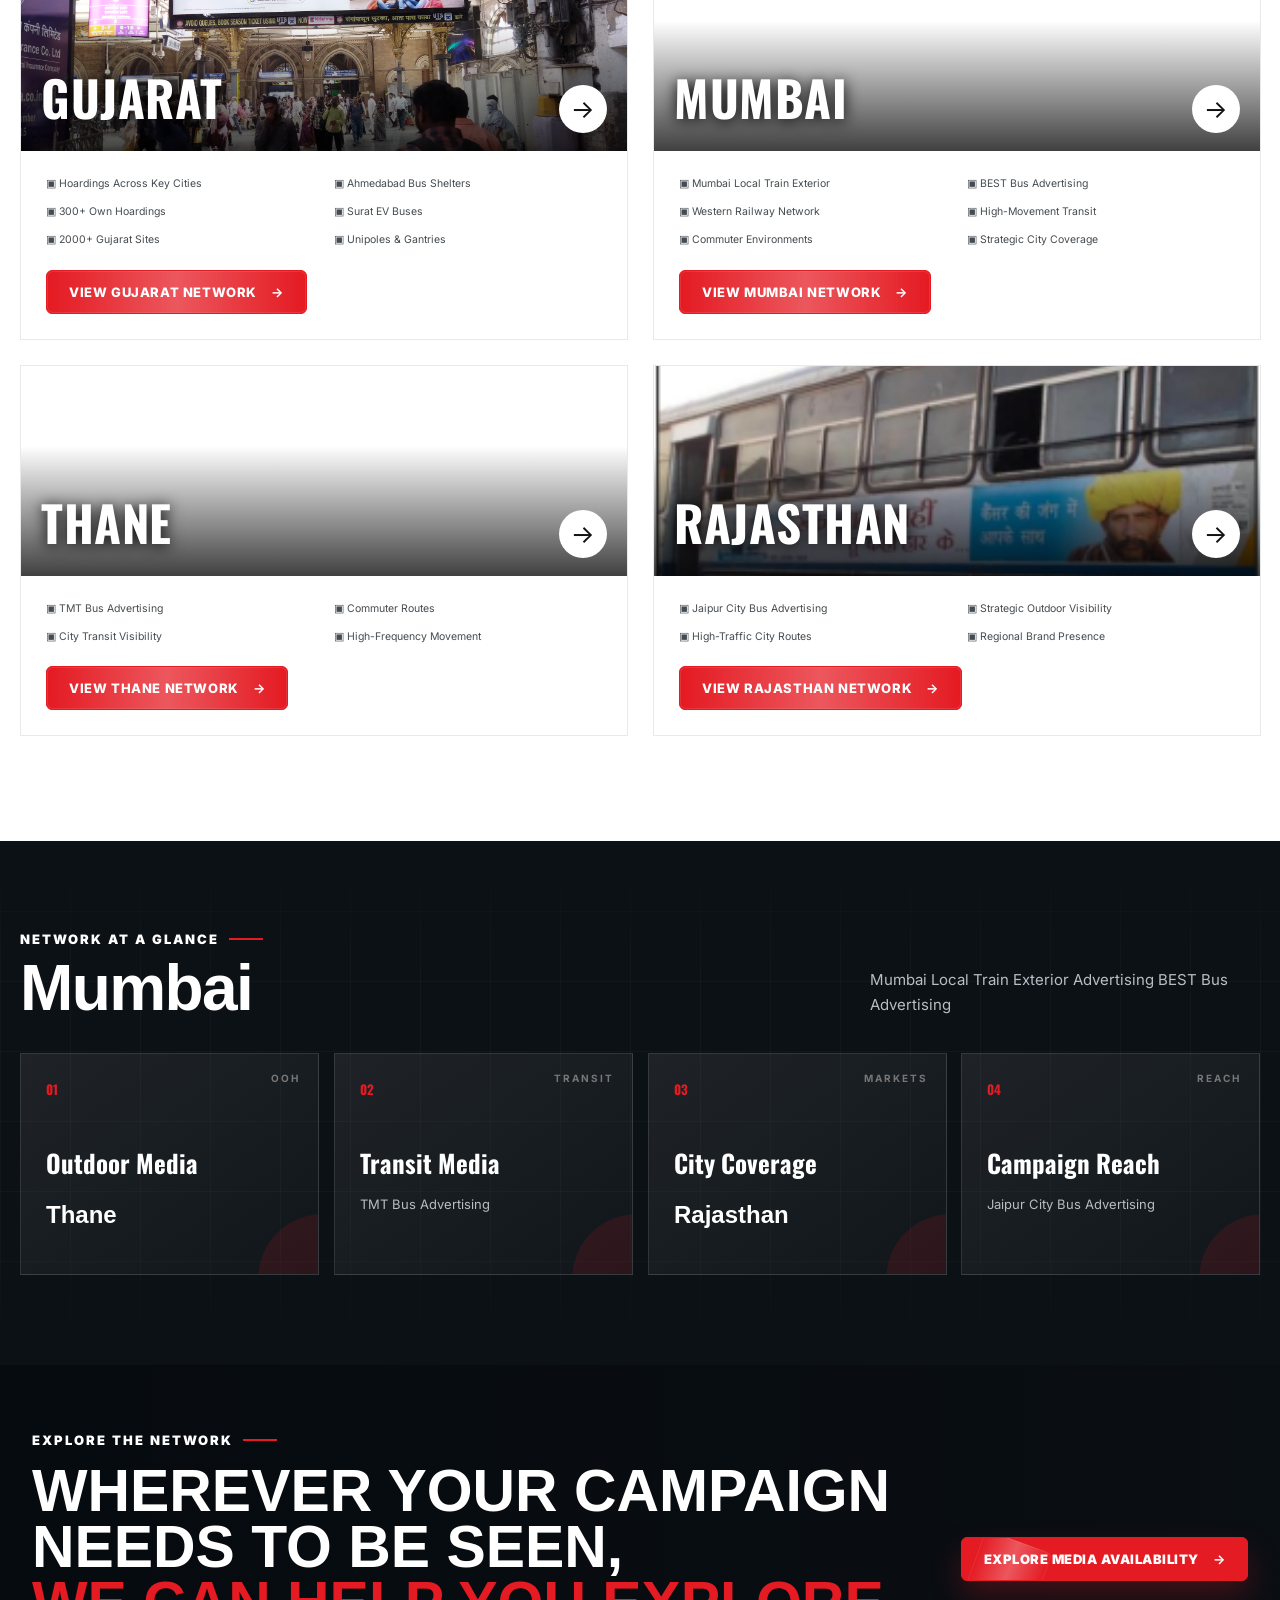
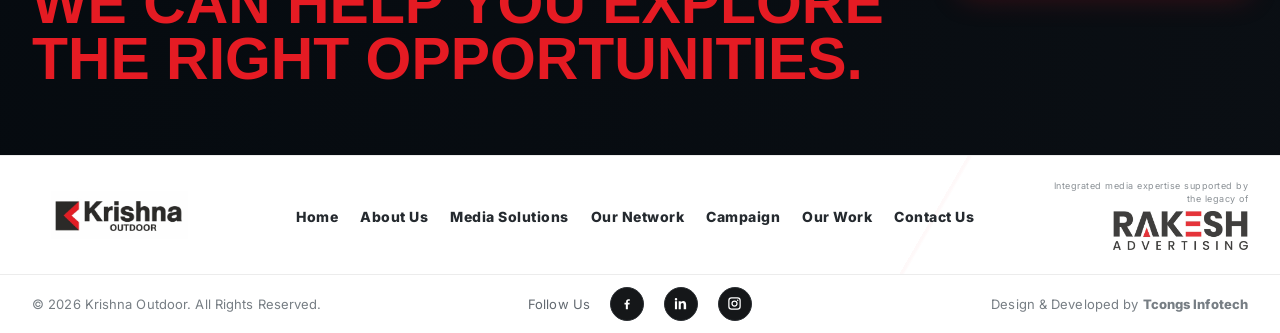
<file: network.html>
<!DOCTYPE html>

<html lang="en"><head>
<!-- Google tag (gtag.js) -->
<script async src="https://www.googletagmanager.com/gtag/js?id=G-H76CYYJE3S"></script>
<script>
  window.dataLayer = window.dataLayer || [];
  function gtag(){dataLayer.push(arguments);}
  gtag('js', new Date());

  gtag('config', 'G-H76CYYJE3S');
</script>
<meta charset="utf-8"/><meta content="width=device-width,initial-scale=1" name="viewport"/><meta content="#0c0e11" name="theme-color"/><title>Outdoor Advertising Network | Krishna Outdoor</title><meta content="Explore Krishna Outdoor's outdoor and transit media network across Gujarat, Mumbai, Thane and Rajasthan." name="description"/><link href="https://fonts.googleapis.com" rel="preconnect"/><link crossorigin="" href="https://fonts.gstatic.com" rel="preconnect"/><link href="https://fonts.googleapis.com/css2?family=Inter:wght@400;500;600;700;800;900&amp;family=Oswald:wght@500;600;700&amp;display=swap" rel="stylesheet"/><link href="css/style.css" rel="stylesheet"/><link href="css/home-style-sync.css" rel="stylesheet"/>
<meta content="index,follow,max-image-preview:large,max-snippet:-1,max-video-preview:-1" name="robots"/><link href="https://krishnaoutdoor.in/our-network" rel="canonical"/><meta content="website" property="og:type"/><meta content="Outdoor Advertising Network | Krishna Outdoor" property="og:title"/><meta content="Explore Krishna Outdoor's outdoor and transit media network across Gujarat, Mumbai, Thane and Rajasthan." property="og:description"/><meta content="https://krishnaoutdoor.in/our-network" property="og:url"/><meta content="Krishna Outdoor" property="og:site_name"/><meta content="summary_large_image" name="twitter:card"/><script type="application/ld+json">{"@context":"https://schema.org","@type":"Organization","name":"Krishna Outdoor","url":"https://krishnaoutdoor.in","logo":"https://krishnaoutdoor.in/assets/images/header-logo.png","email":"info@krishnaoutdoor.in","telephone":"+91 98796 16411","areaServed":["Ahmedabad","Mumbai","Thane","Rajasthan"],"sameAs":[]}</script><script type="application/ld+json">{"@context":"https://schema.org","@type":"BreadcrumbList","itemListElement":[{"@type":"ListItem","position":1,"name":"Home","item":"https://krishnaoutdoor.in/"},{"@type":"ListItem","position":2,"name":"Our Network","item":"https://krishnaoutdoor.in/our-network"}]}</script>

<style id="network-hover-final-clean">
/* Final Network map interaction + responsive placement */
.network-reference-page .network-map-wrap{position:relative;overflow:visible!important;}
.network-reference-page .mumbai-office-tooltip{position:absolute!important;z-index:90!important;pointer-events:none;}
.network-reference-page .mumbai-office-tooltip.is-visible{opacity:1!important;visibility:visible!important;pointer-events:auto!important;}
.network-reference-page .mumbai-office-connector{position:absolute!important;z-index:89!important;pointer-events:none;}
.network-reference-page .network-map-note{transform:none!important;}

/* Desktop: office card stays to the LEFT of the map. */
@media (min-width:681px){
  .network-reference-page .network-map-layout{overflow:visible!important;}
  .network-reference-page .network-map-wrap{overflow:visible!important;}
  .network-reference-page .mumbai-office-tooltip{transform:translateY(8px)!important;}
  .network-reference-page .mumbai-office-tooltip.is-visible{transform:translateY(0)!important;}
  .network-reference-page .mumbai-office-connector::after{
    content:"";position:absolute;right:-1px;left:auto;top:50%;
    border-top:4px solid transparent;border-bottom:4px solid transparent;
    border-left:7px solid var(--red);border-right:0;
    transform:translateY(-50%);
  }
}

/* Mobile: map first, Explore card immediately beneath it; office card opens BELOW map. */
@media (max-width:680px){
  .network-reference-page .network-map-layout{
    display:grid!important;grid-template-columns:1fr!important;
    gap:10px!important;margin-top:4px!important;
    overflow:visible!important;
  }
  .network-reference-page .network-map-wrap{
    order:1!important;width:100%!important;
    min-height:0!important;height:auto!important;
    margin:0!important;padding:0!important;
    display:flex!important;align-items:flex-start!important;justify-content:center!important;
    overflow:visible!important;position:relative!important;
  }
  .network-reference-page .network-map{
    width:min(90vw,390px)!important;max-width:390px!important;
    height:auto!important;margin:0 auto!important;
  }
  .network-reference-page #indiaNetworkSvg.network-map-svg{
    width:100%!important;height:auto!important;display:block!important;
  }
  .network-reference-page .network-map-note{
    order:2!important;width:min(92vw,320px)!important;
    justify-self:center!important;margin:0 auto!important;
    transform:none!important;
  }
  .network-reference-page .mumbai-office-tooltip{
    left:50%!important;top:calc(100% + 14px)!important;
    width:min(220px,calc(100vw - 28px))!important;
    max-width:calc(100vw - 28px)!important;
    transform:translate(-50%,8px)!important;
    display:block!important;
  }
  .network-reference-page .mumbai-office-tooltip.is-visible{
    transform:translate(-50%,0)!important;
  }
  .network-reference-page .network-map-wrap:has(.mumbai-office-tooltip.is-visible){
    padding-bottom:158px!important;
  }
  .network-reference-page .mumbai-office-connector::after{
    content:"";position:absolute;left:50%;right:auto;top:auto;bottom:-1px;
    border-left:4px solid transparent;border-right:4px solid transparent;
    border-top:7px solid var(--red);border-bottom:0;
    transform:translateX(-50%);
  }
  .network-reference-page .marker-mumbai,
  .network-reference-page #market-maharashtra{
    cursor:pointer!important;pointer-events:auto!important;
    touch-action:manipulation;
  }
}
</style>
<style id="final-button-banner-cleanup">
.btn,.small-btn,.outline-btn,.kr-btn,.ow-btn,.media-btn,.network-btn,.network-card-link,.kr-office-btn,.about-btn,.footer-campaign,.service-next,.tab,.nav-cta,.experience-link{border-radius:6px!important;clip-path:none!important}
.btn::before,.btn::after,.small-btn::before,.small-btn::after,.outline-btn::before,.outline-btn::after,.kr-btn::before,.kr-btn::after,.ow-btn::before,.ow-btn::after,.media-btn::before,.media-btn::after,.network-btn::before,.network-btn::after,.network-card-link::before,.network-card-link::after,.kr-office-btn::before,.kr-office-btn::after,.about-btn::before,.about-btn::after,.footer-campaign::before,.footer-campaign::after,.nav-cta::before,.nav-cta::after{border-radius:inherit!important;clip-path:none!important}
.btn:hover,.small-btn:hover,.outline-btn:hover,.kr-btn:hover,.ow-btn:hover,.media-btn:hover,.network-btn:hover,.network-card-link:hover,.kr-office-btn:hover,.about-btn:hover,.footer-campaign:hover,.service-next:hover,.tab:hover,.nav-cta:hover,.experience-link:hover{border-radius:6px!important;clip-path:none!important}
.work-scroll-arrow,.client-arrow,.story-dialog>button{border-radius:50%!important;clip-path:none!important}
.media-final-cta::before,.kr-final-cta::before,.kr-career-cta::before{display:none!important;background:none!important;animation:none!important}
.about-cta>img,.ow-cta-bg,.network-journey-bg img,.network-cta>img{display:none!important;visibility:hidden!important}
.about-cta,.media-final-cta,.ow-cta,.network-journey,.network-cta,.kr-final-cta,.kr-career-cta{background:#0c1015!important;background-image:none!important}
</style>

<link rel="icon" type="image/png" sizes="64x64" href="favicon.png"/>
<link rel="shortcut icon" href="favicon.ico"/>
<link rel="apple-touch-icon" href="favicon.png"/>
</head><body class="inner-page"><div class="page-progress" id="pageProgress"></div><header class="header" id="header"><div class="container nav-wrap"><button aria-expanded="false" aria-label="Toggle menu" class="nav-toggle" id="navToggle"><span></span><span></span><span></span></button><a class="site-logo" href="index.html"><img alt="Krishna Outdoor" src="assets/images/header-logo.png"/></a><nav class="nav" id="nav"><a href="index.html">Home</a><a href="about.html">About Us</a><div class="nav-dropdown"><a href="services.html">Media Solutions</a><button class="nav-arrow" type="button" aria-label="Open Media Solutions menu" aria-expanded="false"></button><div class="nav-menu"><a href="ooh-media.html">OOH Media</a><a href="transit-media.html">Transit Media</a><a href="digital-media.html">Digital Media</a></div></div><a href="network.html#presence">Location</a><a aria-current="page" class="active" href="network.html">Our Network</a><a href="projects.html#campaigns">Campaign</a><a href="projects.html#campaigns">Our Work</a><div class="nav-cta-drawer-box"><a class="nav-cta-drawer" href="contact.html">Enquire Now <span>→</span></a></div></nav><a class="nav-cta" href="contact.html">Enquire Now <span>→</span></a></div></header>
<main class="network-page network-reference-page">
<section class="network-hero"><div class="network-hero-bg"><img alt="Krishna Outdoor billboard network" decoding="async" loading="lazy" src="assets/images/media/home-360-outdoor-hoarding-night-01.webp"/></div><div class="network-hero-overlay"></div><div class="network-hero-grid"></div><div class="network-hero-orbit"></div><div class="container network-hero-inner reveal"><div class="network-hero-copy"><div class="tag light">OUR NETWORK <i></i></div><h1>PRESENT WHERE<br/><em>THE AUDIENCE MOVES.</em></h1><p>Our network brings together outdoor locations and transit environments across key markets, helping brands explore visibility where people live, work, travel and move every day.</p><a class="btn red network-btn" href="#presence">EXPLORE MEDIA AVAILABILITY <b>→</b></a></div><div class="network-hero-side"><div class="network-side-copy"><span>REAL CITIES</span><span>REAL PEOPLE</span><span>REAL IMPACT.</span></div></div><div class="network-stats"><div class="network-stat"><strong>4</strong><span>Key Markets</span></div><div class="network-stat"><strong>2000+</strong><span>Hoarding Sites<br/>Across Gujarat</span></div><div class="network-stat"><strong>Multiple</strong><span>Transit Options</span></div><div class="network-stat"><strong>Millions</strong><span>Daily Viewers</span></div></div></div></section>
<section class="network-presence network-map-section" id="presence"><div class="container"><div class="network-presence-head reveal"><div><div class="tag">OUR PRESENCE <i></i></div><h2>PRESENT WHERE THE AUDIENCE MOVES.</h2><p>Our network brings together outdoor locations and transit environments across key markets, helping brands explore visibility where people live, work, travel and move every day.</p></div><div class="network-market-list"><div class="market-title">KEY MARKETS</div><button class="market-tab active" data-market="gujarat">Gujarat <span>›</span></button><button class="market-tab" data-market="mumbai">Mumbai <span>›</span></button><button class="market-tab" data-market="thane">Thane <span>›</span></button><button class="market-tab" data-market="rajasthan">Rajasthan <span>›</span></button></div></div><div class="network-map-layout"><div class="network-map-note reveal"><div class="map-note-icon">⌖</div><strong>Explore our network</strong><p>Click a key market to explore the media opportunities and movement environments around it.</p><div class="network-map-legend"><span><i class="live-dot"></i>Our Network</span><span><i class="other-dot"></i>Other States</span></div></div><div class="network-map-wrap reveal"><div class="network-map-aura"></div><div aria-label="India map highlighting Gujarat, Maharashtra and Rajasthan" class="network-map" role="img"><div aria-hidden="true" class="mumbai-office-connector" id="mumbaiOfficeConnector"></div><div aria-hidden="true" class="mumbai-office-tooltip" id="mumbaiOfficeTooltip"><div class="mumbai-office-tooltip-kicker">MUMBAI OFFICE</div><strong>Mumbai Office</strong><p>1207, Lodha Supremus,<br/>Senapati Bapat Marg,<br/>Lower Parel, Mumbai – 400013</p><a href="tel:+919920011574">+91 99200 11574</a></div><svg aria-labelledby="indiaMapTitle indiaMapDesc" class="network-map-svg" height="700" id="indiaNetworkSvg" preserveaspectratio="xMidYMid meet" role="img" viewbox="0 0 630 700" width="630" x="0" y="0">
<title id="indiaMapTitle">Krishna Outdoor India network map</title>
<desc id="indiaMapDesc">Custom vector India map with state boundaries and interactive highlights for Rajasthan, Gujarat and Maharashtra, including Mumbai and Thane.</desc>
<defs>
<lineargradient id="networkMapBase" x1="0" x2="1" y1="0" y2="1"><stop offset="0" stop-color="#f6f8f9"></stop><stop offset="1" stop-color="#dce2e6"></stop></lineargradient>
<lineargradient id="networkMapSoft" x1="0" x2="1" y1="0" y2="1"><stop offset="0" stop-color="#ffd8da"></stop><stop offset="1" stop-color="#f0a3a8"></stop></lineargradient>
<lineargradient id="networkMapActive" x1="0" x2="1" y1="0" y2="1"><stop offset="0" stop-color="#f12a33"></stop><stop offset="1" stop-color="#c90f18"></stop></lineargradient>
<filter height="150%" id="networkMapShadow" width="160%" x="-30%" y="-20%"><fedropshadow dx="0" dy="18" flood-color="#111" flood-opacity=".15" stddeviation="14"></fedropshadow></filter>
<filter height="180%" id="networkMapGlow" width="180%" x="-40%" y="-40%"><fegaussianblur result="blur" stddeviation="5"></fegaussianblur><femerge><femergenode in="blur"></femergenode><femergenode in="SourceGraphic"></femergenode></femerge></filter>
</defs>
<g filter="url(#networkMapShadow)">
<path class="state-region" d="M 120.0,21.0 L 120.0,26.0 L 124.0,26.0 L 125.0,25.0 L 130.0,26.0 L 132.0,29.0 L 132.0,32.0 L 141.0,35.0 L 142.0,36.0 L 142.0,41.0 L 148.0,46.0 L 158.0,47.0 L 166.0,50.0 L 168.0,53.0 L 168.0,58.0 L 172.0,69.0 L 178.0,73.0 L 184.0,74.0 L 191.0,78.0 L 196.0,83.0 L 200.0,95.0 L 202.0,96.0 L 203.0,100.0 L 205.0,102.0 L 214.0,103.0 L 218.0,101.0 L 221.0,103.0 L 224.0,108.0 L 230.0,108.0 L 232.0,110.0 L 238.0,109.0 L 241.0,112.0 L 241.0,115.0 L 242.0,116.0 L 246.0,114.0 L 248.0,111.0 L 248.0,108.0 L 246.0,105.0 L 246.0,99.0 L 243.0,98.0 L 239.0,93.0 L 239.0,90.0 L 241.0,87.0 L 240.0,80.0 L 244.0,76.0 L 249.0,77.0 L 253.0,73.0 L 252.0,71.0 L 253.0,68.0 L 258.0,66.0 L 261.0,62.0 L 263.0,62.0 L 265.0,54.0 L 270.0,46.0 L 270.0,44.0 L 268.0,43.0 L 265.0,39.0 L 259.0,39.0 L 250.0,31.0 L 246.0,31.0 L 243.0,35.0 L 236.0,38.0 L 231.0,42.0 L 227.0,42.0 L 220.0,46.0 L 216.0,46.0 L 211.0,42.0 L 210.0,39.0 L 205.0,38.0 L 201.0,35.0 L 201.0,30.0 L 197.0,26.0 L 192.0,24.0 L 188.0,20.0 L 183.0,18.0 L 175.0,9.0 L 174.0,6.0 L 167.0,7.0 L 161.0,4.0 L 156.0,7.0 L 151.0,7.0 L 150.0,8.0 L 146.0,7.0 L 146.0,10.0 L 145.0,11.0 L 131.0,11.0 L 130.0,15.0 L 126.0,19.0 Z"></path><path class="state-region" d="M 148.0,51.0 L 147.0,55.0 L 144.0,58.0 L 141.0,58.0 L 141.0,60.0 L 139.0,63.0 L 135.0,63.0 L 135.0,67.0 L 137.0,70.0 L 137.0,88.0 L 136.0,89.0 L 137.0,93.0 L 145.0,100.0 L 153.0,103.0 L 158.0,110.0 L 164.0,111.0 L 168.0,113.0 L 173.0,113.0 L 177.0,110.0 L 177.0,103.0 L 184.0,100.0 L 184.0,99.0 L 190.0,94.0 L 194.0,94.0 L 194.0,91.0 L 191.0,85.0 L 186.0,81.0 L 179.0,78.0 L 176.0,78.0 L 169.0,74.0 L 166.0,69.0 L 163.0,60.0 L 163.0,55.0 L 162.0,54.0 Z"></path><path class="state-region" d="M 193.0,99.0 L 189.0,101.0 L 185.0,106.0 L 182.0,106.0 L 181.0,117.0 L 176.0,123.0 L 179.0,124.0 L 183.0,128.0 L 183.0,138.0 L 190.0,140.0 L 194.0,148.0 L 199.0,150.0 L 204.0,160.0 L 210.0,164.0 L 214.0,161.0 L 213.0,159.0 L 213.0,150.0 L 218.0,144.0 L 220.0,143.0 L 226.0,143.0 L 236.0,146.0 L 234.0,139.0 L 234.0,130.0 L 229.0,124.0 L 229.0,118.0 L 227.0,113.0 L 221.0,113.0 L 217.0,108.0 L 215.0,109.0 L 210.0,109.0 L 203.0,107.0 L 199.0,104.0 L 198.0,100.0 Z"></path><path class="state-region" d="M 171.0,119.0 L 170.0,119.0 L 167.0,124.0 L 151.0,130.0 L 153.0,134.0 L 153.0,145.0 L 152.0,148.0 L 144.0,154.0 L 139.0,161.0 L 137.0,166.0 L 137.0,171.0 L 155.0,171.0 L 162.0,177.0 L 165.0,177.0 L 166.0,176.0 L 180.0,176.0 L 181.0,171.0 L 183.0,169.0 L 188.0,169.0 L 190.0,170.0 L 190.0,166.0 L 194.0,160.0 L 194.0,154.0 L 189.0,150.0 L 186.0,144.0 L 181.0,144.0 L 178.0,140.0 L 178.0,130.0 L 171.0,125.0 Z"></path><path class="state-region" d="M 222.0,148.0 L 218.0,152.0 L 218.0,157.0 L 219.0,158.0 L 219.0,163.0 L 218.0,165.0 L 221.0,168.0 L 221.0,173.0 L 217.0,177.0 L 217.0,180.0 L 222.0,181.0 L 222.0,178.0 L 224.0,176.0 L 227.0,176.0 L 233.0,182.0 L 234.0,185.0 L 238.0,189.0 L 241.0,194.0 L 244.0,195.0 L 250.0,200.0 L 252.0,200.0 L 257.0,203.0 L 260.0,203.0 L 262.0,201.0 L 263.0,196.0 L 265.0,193.0 L 265.0,189.0 L 267.0,186.0 L 267.0,182.0 L 278.0,172.0 L 278.0,170.0 L 272.0,166.0 L 266.0,165.0 L 264.0,163.0 L 264.0,160.0 L 261.0,157.0 L 257.0,155.0 L 251.0,155.0 L 249.0,154.0 L 245.0,150.0 L 244.0,147.0 L 242.0,148.0 L 242.0,150.0 L 239.0,153.0 L 236.0,153.0 L 234.0,151.0 L 229.0,149.0 L 224.0,149.0 Z"></path><path class="state-region" d="M 149.0,176.0 L 151.0,182.0 L 151.0,186.0 L 152.0,187.0 L 164.0,189.0 L 167.0,192.0 L 171.0,204.0 L 171.0,208.0 L 175.0,210.0 L 179.0,214.0 L 178.0,222.0 L 179.0,222.0 L 179.0,220.0 L 182.0,217.0 L 187.0,217.0 L 189.0,219.0 L 191.0,218.0 L 196.0,218.0 L 198.0,221.0 L 197.0,227.0 L 199.0,227.0 L 204.0,222.0 L 207.0,222.0 L 206.0,215.0 L 201.0,215.0 L 195.0,213.0 L 191.0,210.0 L 191.0,204.0 L 196.0,199.0 L 200.0,199.0 L 200.0,195.0 L 199.0,194.0 L 199.0,182.0 L 201.0,176.0 L 207.0,170.0 L 207.0,169.0 L 200.0,163.0 L 196.0,166.0 L 195.0,172.0 L 192.0,175.0 L 186.0,175.0 L 184.0,180.0 L 181.0,182.0 L 168.0,181.0 L 166.0,183.0 L 162.0,184.0 L 160.0,183.0 L 155.0,177.0 Z"></path><path class="state-region market-region" d="M 130.0,173.0 L 125.0,176.0 L 125.0,180.0 L 121.0,185.0 L 117.0,193.0 L 111.0,198.0 L 104.0,201.0 L 102.0,203.0 L 100.0,209.0 L 93.0,214.0 L 93.0,216.0 L 90.0,220.0 L 83.0,223.0 L 74.0,223.0 L 73.0,224.0 L 65.0,225.0 L 62.0,223.0 L 59.0,217.0 L 56.0,217.0 L 52.0,224.0 L 40.0,235.0 L 39.0,240.0 L 41.0,243.0 L 45.0,245.0 L 51.0,245.0 L 52.0,246.0 L 53.0,254.0 L 51.0,259.0 L 51.0,263.0 L 54.0,266.0 L 56.0,266.0 L 60.0,270.0 L 61.0,275.0 L 66.0,281.0 L 68.0,292.0 L 73.0,294.0 L 90.0,294.0 L 103.0,301.0 L 109.0,300.0 L 112.0,303.0 L 112.0,308.0 L 118.0,313.0 L 118.0,318.0 L 120.0,320.0 L 122.0,326.0 L 127.0,327.0 L 133.0,334.0 L 139.0,335.0 L 139.0,329.0 L 144.0,325.0 L 146.0,322.0 L 145.0,319.0 L 146.0,314.0 L 143.0,311.0 L 144.0,297.0 L 145.0,296.0 L 150.0,296.0 L 150.0,294.0 L 154.0,290.0 L 157.0,290.0 L 160.0,293.0 L 160.0,296.0 L 167.0,296.0 L 172.0,300.0 L 172.0,305.0 L 169.0,309.0 L 169.0,315.0 L 171.0,314.0 L 171.0,311.0 L 174.0,307.0 L 179.0,307.0 L 183.0,310.0 L 188.0,311.0 L 186.0,306.0 L 189.0,302.0 L 191.0,302.0 L 189.0,299.0 L 189.0,293.0 L 192.0,289.0 L 188.0,288.0 L 184.0,284.0 L 182.0,276.0 L 192.0,267.0 L 209.0,258.0 L 214.0,254.0 L 217.0,253.0 L 218.0,251.0 L 213.0,251.0 L 206.0,254.0 L 203.0,251.0 L 206.0,244.0 L 206.0,241.0 L 200.0,232.0 L 195.0,232.0 L 193.0,230.0 L 192.0,225.0 L 186.0,226.0 L 185.0,224.0 L 184.0,224.0 L 182.0,228.0 L 176.0,229.0 L 173.0,226.0 L 173.0,218.0 L 174.0,216.0 L 166.0,211.0 L 165.0,209.0 L 165.0,203.0 L 162.0,194.0 L 155.0,192.0 L 150.0,192.0 L 146.0,188.0 L 144.0,176.0 L 134.0,176.0 L 132.0,173.0 Z" data-market="rajasthan" id="market-rajasthan"></path><path class="state-region" d="M 210.0,174.0 L 205.0,180.0 L 204.0,192.0 L 205.0,193.0 L 206.0,202.0 L 208.0,208.0 L 211.0,212.0 L 212.0,224.0 L 210.0,227.0 L 205.0,228.0 L 205.0,231.0 L 212.0,241.0 L 211.0,246.0 L 220.0,246.0 L 228.0,251.0 L 235.0,252.0 L 239.0,255.0 L 242.0,261.0 L 242.0,266.0 L 240.0,268.0 L 239.0,273.0 L 235.0,277.0 L 235.0,280.0 L 239.0,282.0 L 240.0,287.0 L 244.0,285.0 L 245.0,286.0 L 248.0,286.0 L 251.0,290.0 L 252.0,290.0 L 260.0,284.0 L 266.0,284.0 L 270.0,288.0 L 270.0,290.0 L 277.0,290.0 L 280.0,294.0 L 282.0,294.0 L 287.0,290.0 L 292.0,290.0 L 302.0,295.0 L 304.0,297.0 L 308.0,298.0 L 311.0,301.0 L 321.0,301.0 L 323.0,303.0 L 321.0,315.0 L 324.0,319.0 L 326.0,320.0 L 329.0,319.0 L 332.0,314.0 L 332.0,311.0 L 330.0,308.0 L 332.0,304.0 L 332.0,302.0 L 330.0,299.0 L 330.0,291.0 L 341.0,283.0 L 347.0,277.0 L 350.0,277.0 L 344.0,270.0 L 344.0,267.0 L 346.0,264.0 L 343.0,262.0 L 343.0,258.0 L 347.0,255.0 L 350.0,255.0 L 350.0,254.0 L 344.0,250.0 L 342.0,243.0 L 338.0,239.0 L 336.0,239.0 L 333.0,243.0 L 330.0,243.0 L 326.0,240.0 L 320.0,240.0 L 317.0,237.0 L 317.0,234.0 L 310.0,234.0 L 307.0,231.0 L 302.0,231.0 L 301.0,232.0 L 297.0,231.0 L 292.0,226.0 L 287.0,223.0 L 285.0,218.0 L 280.0,217.0 L 274.0,211.0 L 270.0,212.0 L 264.0,208.0 L 258.0,209.0 L 244.0,203.0 L 240.0,199.0 L 235.0,196.0 L 233.0,191.0 L 229.0,187.0 L 228.0,184.0 L 225.0,186.0 L 215.0,185.0 L 212.0,182.0 L 212.0,175.0 L 213.0,173.0 Z"></path><path class="state-region" d="M 626.0,206.0 L 624.0,203.0 L 617.0,204.0 L 613.0,202.0 L 611.0,204.0 L 608.0,204.0 L 605.0,201.0 L 605.0,196.0 L 609.0,191.0 L 607.0,189.0 L 601.0,191.0 L 599.0,189.0 L 599.0,185.0 L 601.0,182.0 L 600.0,181.0 L 597.0,181.0 L 593.0,183.0 L 587.0,190.0 L 577.0,190.0 L 576.0,189.0 L 572.0,189.0 L 569.0,187.0 L 567.0,189.0 L 560.0,192.0 L 559.0,196.0 L 555.0,200.0 L 550.0,202.0 L 533.0,216.0 L 533.0,219.0 L 529.0,223.0 L 527.0,224.0 L 520.0,224.0 L 517.0,226.0 L 512.0,226.0 L 511.0,228.0 L 517.0,229.0 L 520.0,231.0 L 521.0,233.0 L 521.0,240.0 L 525.0,240.0 L 532.0,237.0 L 535.0,237.0 L 539.0,240.0 L 543.0,238.0 L 552.0,238.0 L 554.0,231.0 L 561.0,226.0 L 562.0,222.0 L 564.0,220.0 L 574.0,219.0 L 579.0,215.0 L 583.0,213.0 L 587.0,213.0 L 593.0,209.0 L 598.0,209.0 L 601.0,211.0 L 602.0,215.0 L 600.0,219.0 L 601.0,221.0 L 605.0,224.0 L 605.0,226.0 L 611.0,226.0 L 615.0,223.0 L 618.0,223.0 L 618.0,217.0 L 626.0,211.0 Z"></path><path class="state-region" d="M 596.0,214.0 L 589.0,218.0 L 585.0,218.0 L 576.0,224.0 L 567.0,225.0 L 567.0,227.0 L 558.0,235.0 L 558.0,240.0 L 554.0,243.0 L 545.0,243.0 L 542.0,245.0 L 537.0,245.0 L 535.0,243.0 L 531.0,243.0 L 527.0,245.0 L 522.0,245.0 L 517.0,249.0 L 514.0,250.0 L 511.0,249.0 L 505.0,249.0 L 501.0,251.0 L 486.0,251.0 L 485.0,250.0 L 482.0,250.0 L 475.0,254.0 L 474.0,262.0 L 478.0,267.0 L 481.0,266.0 L 489.0,266.0 L 490.0,267.0 L 498.0,267.0 L 502.0,269.0 L 505.0,269.0 L 515.0,261.0 L 521.0,261.0 L 526.0,265.0 L 526.0,269.0 L 529.0,269.0 L 533.0,271.0 L 537.0,275.0 L 537.0,277.0 L 540.0,280.0 L 540.0,283.0 L 533.0,288.0 L 535.0,292.0 L 532.0,295.0 L 528.0,296.0 L 527.0,298.0 L 528.0,303.0 L 530.0,305.0 L 532.0,305.0 L 537.0,300.0 L 542.0,299.0 L 544.0,289.0 L 548.0,281.0 L 547.0,272.0 L 555.0,262.0 L 560.0,263.0 L 560.0,256.0 L 562.0,252.0 L 576.0,239.0 L 584.0,235.0 L 591.0,227.0 L 597.0,227.0 L 598.0,226.0 L 594.0,219.0 Z"></path><path class="state-region" d="M 445.0,223.0 L 441.0,223.0 L 437.0,226.0 L 436.0,240.0 L 441.0,241.0 L 445.0,238.0 L 445.0,233.0 L 446.0,232.0 L 446.0,224.0 Z"></path><path class="state-region" d="M 335.0,297.0 L 339.0,303.0 L 339.0,305.0 L 352.0,303.0 L 358.0,308.0 L 362.0,306.0 L 366.0,306.0 L 368.0,308.0 L 370.0,308.0 L 374.0,305.0 L 378.0,305.0 L 381.0,303.0 L 384.0,298.0 L 393.0,300.0 L 398.0,306.0 L 402.0,303.0 L 409.0,303.0 L 411.0,302.0 L 411.0,295.0 L 420.0,285.0 L 426.0,286.0 L 426.0,283.0 L 432.0,280.0 L 428.0,275.0 L 428.0,269.0 L 432.0,262.0 L 429.0,262.0 L 428.0,263.0 L 417.0,263.0 L 415.0,264.0 L 411.0,262.0 L 406.0,263.0 L 397.0,260.0 L 384.0,260.0 L 382.0,258.0 L 381.0,254.0 L 380.0,254.0 L 379.0,256.0 L 373.0,256.0 L 371.0,254.0 L 363.0,250.0 L 361.0,250.0 L 357.0,246.0 L 357.0,243.0 L 354.0,243.0 L 347.0,239.0 L 347.0,242.0 L 349.0,247.0 L 354.0,250.0 L 357.0,256.0 L 356.0,259.0 L 351.0,260.0 L 352.0,262.0 L 351.0,270.0 L 353.0,272.0 L 359.0,273.0 L 362.0,276.0 L 362.0,278.0 L 358.0,282.0 L 348.0,283.0 L 341.0,290.0 L 335.0,294.0 Z"></path><path class="state-region" d="M 584.0,241.0 L 578.0,244.0 L 567.0,254.0 L 565.0,258.0 L 565.0,265.0 L 562.0,268.0 L 556.0,268.0 L 553.0,273.0 L 553.0,276.0 L 555.0,276.0 L 562.0,270.0 L 570.0,271.0 L 574.0,269.0 L 578.0,271.0 L 584.0,265.0 L 584.0,258.0 L 582.0,253.0 L 582.0,248.0 L 584.0,245.0 Z"></path><path class="state-region" d="M 437.0,246.0 L 438.0,252.0 L 443.0,252.0 L 448.0,256.0 L 455.0,255.0 L 459.0,259.0 L 460.0,264.0 L 462.0,266.0 L 463.0,266.0 L 464.0,263.0 L 468.0,259.0 L 470.0,254.0 L 464.0,252.0 L 456.0,252.0 L 447.0,244.0 L 445.0,244.0 L 442.0,247.0 Z"></path><path class="state-region" d="M 317.0,306.0 L 314.0,307.0 L 309.0,306.0 L 306.0,303.0 L 304.0,303.0 L 290.0,295.0 L 283.0,300.0 L 277.0,299.0 L 274.0,295.0 L 269.0,298.0 L 265.0,298.0 L 263.0,295.0 L 264.0,289.0 L 262.0,289.0 L 254.0,295.0 L 247.0,295.0 L 245.0,292.0 L 242.0,294.0 L 238.0,294.0 L 234.0,291.0 L 234.0,287.0 L 233.0,287.0 L 233.0,295.0 L 235.0,299.0 L 235.0,302.0 L 239.0,305.0 L 239.0,313.0 L 236.0,316.0 L 230.0,316.0 L 219.0,309.0 L 219.0,296.0 L 221.0,292.0 L 220.0,284.0 L 224.0,279.0 L 230.0,277.0 L 230.0,275.0 L 234.0,271.0 L 235.0,266.0 L 237.0,263.0 L 233.0,257.0 L 229.0,257.0 L 223.0,255.0 L 206.0,266.0 L 194.0,272.0 L 188.0,277.0 L 188.0,280.0 L 192.0,284.0 L 196.0,285.0 L 199.0,281.0 L 202.0,281.0 L 205.0,283.0 L 205.0,292.0 L 203.0,294.0 L 196.0,294.0 L 194.0,295.0 L 198.0,300.0 L 198.0,306.0 L 196.0,308.0 L 194.0,308.0 L 195.0,314.0 L 192.0,317.0 L 187.0,317.0 L 184.0,315.0 L 181.0,315.0 L 178.0,313.0 L 176.0,313.0 L 176.0,316.0 L 174.0,319.0 L 167.0,323.0 L 162.0,323.0 L 160.0,321.0 L 160.0,319.0 L 164.0,313.0 L 164.0,307.0 L 166.0,305.0 L 166.0,302.0 L 165.0,301.0 L 157.0,302.0 L 155.0,300.0 L 149.0,302.0 L 149.0,309.0 L 151.0,311.0 L 151.0,324.0 L 149.0,328.0 L 144.0,331.0 L 146.0,336.0 L 142.0,340.0 L 139.0,341.0 L 139.0,348.0 L 137.0,350.0 L 132.0,351.0 L 131.0,353.0 L 131.0,361.0 L 136.0,360.0 L 139.0,363.0 L 141.0,370.0 L 148.0,371.0 L 153.0,376.0 L 168.0,376.0 L 171.0,377.0 L 174.0,380.0 L 174.0,382.0 L 180.0,381.0 L 187.0,371.0 L 196.0,370.0 L 199.0,368.0 L 201.0,368.0 L 205.0,371.0 L 206.0,373.0 L 205.0,377.0 L 213.0,377.0 L 214.0,376.0 L 217.0,376.0 L 219.0,374.0 L 225.0,374.0 L 228.0,376.0 L 234.0,376.0 L 239.0,372.0 L 245.0,371.0 L 248.0,372.0 L 251.0,375.0 L 265.0,375.0 L 271.0,380.0 L 271.0,375.0 L 277.0,362.0 L 280.0,360.0 L 285.0,354.0 L 290.0,353.0 L 303.0,339.0 L 300.0,335.0 L 293.0,335.0 L 291.0,333.0 L 293.0,321.0 L 294.0,320.0 L 308.0,321.0 L 309.0,322.0 L 315.0,322.0 L 317.0,321.0 L 317.0,318.0 L 315.0,314.0 Z"></path><path class="state-region" d="M 533.0,280.0 L 531.0,276.0 L 527.0,274.0 L 525.0,275.0 L 521.0,273.0 L 521.0,267.0 L 517.0,266.0 L 515.0,269.0 L 505.0,275.0 L 502.0,275.0 L 496.0,272.0 L 483.0,271.0 L 479.0,273.0 L 478.0,275.0 L 479.0,278.0 L 476.0,283.0 L 484.0,285.0 L 486.0,287.0 L 489.0,285.0 L 497.0,286.0 L 501.0,283.0 L 508.0,285.0 L 516.0,284.0 L 517.0,283.0 L 523.0,283.0 L 529.0,285.0 L 533.0,282.0 Z"></path><path class="state-region" d="M 573.0,276.0 L 566.0,276.0 L 564.0,275.0 L 555.0,284.0 L 552.0,284.0 L 549.0,291.0 L 549.0,295.0 L 547.0,299.0 L 546.0,307.0 L 553.0,310.0 L 555.0,309.0 L 568.0,309.0 L 571.0,295.0 L 576.0,288.0 L 576.0,285.0 L 573.0,282.0 Z"></path><path class="state-region" d="M 449.0,284.0 L 444.0,284.0 L 437.0,278.0 L 437.0,283.0 L 435.0,285.0 L 431.0,286.0 L 431.0,288.0 L 433.0,290.0 L 434.0,296.0 L 440.0,293.0 L 440.0,290.0 L 442.0,287.0 L 450.0,287.0 Z"></path><path class="state-region" d="M 226.0,285.0 L 226.0,294.0 L 224.0,298.0 L 224.0,306.0 L 228.0,307.0 L 232.0,311.0 L 234.0,311.0 L 234.0,308.0 L 229.0,302.0 L 228.0,290.0 L 227.0,289.0 L 228.0,284.0 Z"></path><path class="state-region" d="M 428.0,292.0 L 422.0,291.0 L 417.0,297.0 L 417.0,304.0 L 411.0,309.0 L 404.0,309.0 L 401.0,312.0 L 397.0,312.0 L 391.0,305.0 L 386.0,304.0 L 382.0,309.0 L 376.0,310.0 L 370.0,314.0 L 368.0,314.0 L 365.0,312.0 L 362.0,312.0 L 359.0,314.0 L 357.0,314.0 L 351.0,309.0 L 345.0,309.0 L 340.0,311.0 L 337.0,310.0 L 337.0,318.0 L 347.0,330.0 L 351.0,341.0 L 354.0,342.0 L 357.0,345.0 L 357.0,348.0 L 352.0,355.0 L 353.0,356.0 L 359.0,356.0 L 363.0,354.0 L 371.0,353.0 L 374.0,355.0 L 374.0,362.0 L 377.0,362.0 L 378.0,361.0 L 389.0,362.0 L 389.0,354.0 L 391.0,352.0 L 395.0,352.0 L 404.0,358.0 L 406.0,358.0 L 406.0,356.0 L 400.0,351.0 L 399.0,345.0 L 391.0,344.0 L 386.0,339.0 L 386.0,332.0 L 387.0,330.0 L 390.0,328.0 L 396.0,329.0 L 400.0,325.0 L 406.0,323.0 L 409.0,318.0 L 415.0,320.0 L 418.0,315.0 L 423.0,313.0 L 425.0,311.0 L 426.0,303.0 L 429.0,298.0 Z"></path><path class="state-region market-region" d="M 17.0,302.0 L 14.0,309.0 L 15.0,313.0 L 13.0,316.0 L 9.0,318.0 L 12.0,324.0 L 17.0,329.0 L 29.0,335.0 L 35.0,335.0 L 43.0,331.0 L 47.0,331.0 L 49.0,332.0 L 51.0,335.0 L 51.0,337.0 L 48.0,341.0 L 44.0,344.0 L 42.0,344.0 L 35.0,348.0 L 28.0,350.0 L 21.0,350.0 L 19.0,349.0 L 37.0,372.0 L 47.0,382.0 L 53.0,386.0 L 57.0,386.0 L 61.0,384.0 L 68.0,383.0 L 72.0,380.0 L 79.0,378.0 L 84.0,372.0 L 84.0,370.0 L 80.0,366.0 L 80.0,361.0 L 81.0,359.0 L 86.0,355.0 L 86.0,353.0 L 88.0,351.0 L 92.0,351.0 L 97.0,353.0 L 100.0,356.0 L 100.0,357.0 L 96.0,360.0 L 96.0,366.0 L 100.0,366.0 L 103.0,368.0 L 103.0,370.0 L 97.0,375.0 L 97.0,379.0 L 105.0,387.0 L 105.0,392.0 L 103.0,395.0 L 101.0,396.0 L 101.0,398.0 L 103.0,400.0 L 106.0,400.0 L 107.0,399.0 L 108.0,392.0 L 110.0,390.0 L 113.0,390.0 L 116.0,392.0 L 118.0,391.0 L 119.0,388.0 L 113.0,382.0 L 113.0,379.0 L 115.0,377.0 L 121.0,377.0 L 118.0,373.0 L 118.0,368.0 L 123.0,362.0 L 125.0,362.0 L 125.0,357.0 L 126.0,356.0 L 127.0,348.0 L 134.0,345.0 L 134.0,343.0 L 125.0,332.0 L 122.0,332.0 L 117.0,328.0 L 117.0,326.0 L 113.0,320.0 L 113.0,315.0 L 107.0,311.0 L 107.0,306.0 L 101.0,306.0 L 89.0,299.0 L 71.0,299.0 L 70.0,298.0 L 68.0,298.0 L 69.0,302.0 L 67.0,304.0 L 63.0,304.0 L 60.0,306.0 L 56.0,306.0 L 53.0,302.0 L 46.0,304.0 L 42.0,307.0 L 37.0,307.0 L 33.0,304.0 L 24.0,304.0 L 20.0,302.0 Z" data-market="gujarat" id="market-gujarat"></path><path class="state-region" d="M 391.0,334.0 L 391.0,337.0 L 393.0,339.0 L 403.0,340.0 L 405.0,343.0 L 404.0,347.0 L 410.0,352.0 L 411.0,354.0 L 411.0,360.0 L 420.0,366.0 L 425.0,372.0 L 431.0,370.0 L 434.0,366.0 L 434.0,364.0 L 432.0,362.0 L 432.0,358.0 L 434.0,356.0 L 436.0,356.0 L 442.0,360.0 L 442.0,369.0 L 443.0,371.0 L 445.0,371.0 L 447.0,367.0 L 447.0,361.0 L 448.0,360.0 L 452.0,360.0 L 454.0,363.0 L 454.0,369.0 L 458.0,369.0 L 458.0,363.0 L 454.0,355.0 L 454.0,348.0 L 452.0,343.0 L 452.0,338.0 L 448.0,335.0 L 448.0,330.0 L 446.0,326.0 L 447.0,313.0 L 443.0,312.0 L 437.0,308.0 L 434.0,305.0 L 434.0,302.0 L 433.0,302.0 L 431.0,305.0 L 431.0,310.0 L 429.0,315.0 L 427.0,317.0 L 422.0,319.0 L 417.0,326.0 L 411.0,325.0 L 409.0,328.0 L 406.0,328.0 L 402.0,330.0 L 400.0,333.0 L 396.0,335.0 Z"></path><path class="state-region" d="M 539.0,305.0 L 532.0,313.0 L 531.0,322.0 L 534.0,327.0 L 534.0,332.0 L 533.0,334.0 L 539.0,345.0 L 540.0,354.0 L 546.0,354.0 L 548.0,353.0 L 548.0,349.0 L 546.0,345.0 L 546.0,338.0 L 548.0,333.0 L 552.0,328.0 L 552.0,321.0 L 550.0,317.0 L 550.0,314.0 L 542.0,311.0 L 540.0,305.0 Z"></path><path class="state-region" d="M 525.0,307.0 L 523.0,307.0 L 519.0,310.0 L 517.0,310.0 L 515.0,312.0 L 511.0,313.0 L 506.0,319.0 L 508.0,324.0 L 509.0,332.0 L 512.0,333.0 L 514.0,336.0 L 517.0,335.0 L 516.0,329.0 L 517.0,327.0 L 520.0,325.0 L 522.0,319.0 L 526.0,317.0 L 527.0,309.0 Z"></path><path class="state-region" d="M 334.0,322.0 L 329.0,325.0 L 323.0,325.0 L 321.0,324.0 L 318.0,327.0 L 315.0,328.0 L 307.0,327.0 L 306.0,326.0 L 298.0,326.0 L 298.0,330.0 L 302.0,330.0 L 309.0,336.0 L 309.0,340.0 L 298.0,351.0 L 294.0,357.0 L 287.0,359.0 L 281.0,366.0 L 277.0,374.0 L 276.0,383.0 L 271.0,389.0 L 273.0,393.0 L 272.0,401.0 L 274.0,406.0 L 272.0,410.0 L 271.0,420.0 L 279.0,426.0 L 279.0,431.0 L 277.0,433.0 L 270.0,433.0 L 268.0,434.0 L 267.0,446.0 L 272.0,448.0 L 277.0,453.0 L 278.0,456.0 L 282.0,459.0 L 283.0,463.0 L 287.0,464.0 L 287.0,461.0 L 290.0,454.0 L 299.0,447.0 L 300.0,444.0 L 305.0,438.0 L 304.0,432.0 L 301.0,427.0 L 301.0,424.0 L 298.0,420.0 L 298.0,412.0 L 300.0,410.0 L 306.0,411.0 L 310.0,416.0 L 317.0,418.0 L 317.0,417.0 L 313.0,416.0 L 310.0,413.0 L 308.0,395.0 L 311.0,392.0 L 314.0,392.0 L 316.0,387.0 L 318.0,385.0 L 326.0,385.0 L 331.0,383.0 L 331.0,376.0 L 336.0,370.0 L 336.0,364.0 L 337.0,362.0 L 345.0,355.0 L 350.0,348.0 L 350.0,347.0 L 346.0,344.0 L 343.0,334.0 Z"></path><path class="state-region" d="M 420.0,373.0 L 408.0,364.0 L 402.0,363.0 L 395.0,358.0 L 394.0,358.0 L 394.0,364.0 L 391.0,368.0 L 387.0,368.0 L 381.0,366.0 L 376.0,368.0 L 372.0,368.0 L 369.0,365.0 L 368.0,359.0 L 365.0,359.0 L 357.0,362.0 L 353.0,362.0 L 350.0,360.0 L 348.0,360.0 L 341.0,366.0 L 341.0,372.0 L 336.0,378.0 L 336.0,385.0 L 331.0,389.0 L 321.0,390.0 L 319.0,395.0 L 316.0,397.0 L 314.0,397.0 L 314.0,408.0 L 315.0,411.0 L 319.0,412.0 L 322.0,415.0 L 322.0,421.0 L 320.0,423.0 L 310.0,422.0 L 306.0,420.0 L 304.0,416.0 L 303.0,416.0 L 306.0,422.0 L 306.0,425.0 L 309.0,430.0 L 310.0,440.0 L 304.0,448.0 L 303.0,451.0 L 294.0,458.0 L 292.0,464.0 L 295.0,464.0 L 299.0,460.0 L 307.0,459.0 L 308.0,453.0 L 310.0,450.0 L 314.0,448.0 L 317.0,452.0 L 320.0,450.0 L 323.0,450.0 L 323.0,447.0 L 325.0,443.0 L 328.0,441.0 L 332.0,441.0 L 332.0,440.0 L 338.0,435.0 L 343.0,436.0 L 348.0,440.0 L 355.0,439.0 L 361.0,433.0 L 368.0,430.0 L 375.0,425.0 L 373.0,422.0 L 373.0,419.0 L 377.0,415.0 L 381.0,415.0 L 385.0,418.0 L 388.0,418.0 L 393.0,415.0 L 396.0,415.0 L 402.0,407.0 L 406.0,406.0 L 407.0,405.0 L 407.0,402.0 L 412.0,398.0 L 412.0,396.0 L 409.0,390.0 L 409.0,382.0 L 413.0,378.0 L 418.0,376.0 Z"></path><path class="state-region market-region" d="M 108.0,502.0 L 111.0,508.0 L 120.0,511.0 L 124.0,507.0 L 124.0,505.0 L 126.0,502.0 L 126.0,500.0 L 123.0,495.0 L 123.0,491.0 L 126.0,488.0 L 129.0,487.0 L 133.0,488.0 L 139.0,481.0 L 148.0,482.0 L 153.0,480.0 L 152.0,474.0 L 153.0,471.0 L 156.0,469.0 L 158.0,469.0 L 163.0,472.0 L 172.0,471.0 L 172.0,467.0 L 175.0,464.0 L 179.0,464.0 L 182.0,461.0 L 184.0,461.0 L 184.0,456.0 L 186.0,453.0 L 191.0,452.0 L 195.0,447.0 L 200.0,447.0 L 200.0,446.0 L 206.0,441.0 L 205.0,439.0 L 205.0,432.0 L 209.0,428.0 L 215.0,427.0 L 218.0,424.0 L 219.0,419.0 L 223.0,416.0 L 231.0,417.0 L 237.0,421.0 L 242.0,421.0 L 243.0,422.0 L 249.0,422.0 L 251.0,421.0 L 254.0,422.0 L 259.0,427.0 L 258.0,438.0 L 260.0,442.0 L 262.0,443.0 L 262.0,435.0 L 263.0,432.0 L 266.0,429.0 L 271.0,427.0 L 271.0,426.0 L 267.0,424.0 L 265.0,421.0 L 265.0,417.0 L 266.0,416.0 L 265.0,409.0 L 268.0,406.0 L 267.0,403.0 L 267.0,393.0 L 266.0,392.0 L 267.0,384.0 L 263.0,380.0 L 248.0,380.0 L 245.0,377.0 L 242.0,377.0 L 236.0,381.0 L 225.0,381.0 L 223.0,379.0 L 221.0,379.0 L 219.0,381.0 L 216.0,381.0 L 215.0,382.0 L 201.0,382.0 L 199.0,380.0 L 199.0,375.0 L 194.0,375.0 L 193.0,376.0 L 190.0,376.0 L 190.0,378.0 L 186.0,381.0 L 186.0,383.0 L 184.0,385.0 L 180.0,386.0 L 176.0,389.0 L 173.0,389.0 L 170.0,386.0 L 169.0,382.0 L 166.0,381.0 L 151.0,381.0 L 146.0,376.0 L 142.0,376.0 L 137.0,374.0 L 134.0,369.0 L 134.0,366.0 L 125.0,367.0 L 123.0,371.0 L 129.0,372.0 L 130.0,373.0 L 130.0,377.0 L 125.0,381.0 L 121.0,382.0 L 124.0,386.0 L 124.0,391.0 L 122.0,395.0 L 119.0,398.0 L 112.0,397.0 L 112.0,401.0 L 109.0,406.0 L 104.0,406.0 L 98.0,404.0 L 98.0,408.0 L 97.0,409.0 L 98.0,424.0 L 101.0,432.0 L 101.0,434.0 L 98.0,438.0 L 98.0,446.0 L 103.0,464.0 L 103.0,469.0 L 105.0,476.0 L 106.0,493.0 L 107.0,494.0 Z" data-market="maharashtra" id="market-maharashtra"></path><path class="state-region" d="M 290.0,469.0 L 283.0,469.0 L 278.0,465.0 L 277.0,461.0 L 273.0,458.0 L 271.0,454.0 L 266.0,451.0 L 262.0,450.0 L 255.0,444.0 L 252.0,438.0 L 252.0,435.0 L 254.0,432.0 L 254.0,429.0 L 252.0,427.0 L 245.0,428.0 L 240.0,426.0 L 235.0,426.0 L 229.0,422.0 L 225.0,421.0 L 223.0,423.0 L 223.0,426.0 L 216.0,433.0 L 211.0,433.0 L 210.0,434.0 L 211.0,443.0 L 208.0,447.0 L 205.0,448.0 L 204.0,451.0 L 205.0,461.0 L 203.0,465.0 L 203.0,468.0 L 205.0,470.0 L 205.0,474.0 L 204.0,476.0 L 200.0,479.0 L 201.0,488.0 L 197.0,497.0 L 199.0,497.0 L 202.0,500.0 L 200.0,507.0 L 201.0,508.0 L 204.0,508.0 L 205.0,507.0 L 210.0,507.0 L 214.0,504.0 L 227.0,504.0 L 231.0,500.0 L 235.0,500.0 L 236.0,499.0 L 236.0,494.0 L 239.0,491.0 L 254.0,490.0 L 255.0,487.0 L 258.0,484.0 L 264.0,483.0 L 267.0,480.0 L 276.0,480.0 L 278.0,478.0 L 284.0,478.0 L 289.0,474.0 Z"></path><path class="state-region" d="M 356.0,444.0 L 348.0,446.0 L 345.0,445.0 L 341.0,441.0 L 338.0,441.0 L 334.0,446.0 L 330.0,446.0 L 329.0,447.0 L 328.0,452.0 L 325.0,455.0 L 323.0,455.0 L 319.0,458.0 L 313.0,457.0 L 313.0,463.0 L 310.0,465.0 L 301.0,465.0 L 300.0,467.0 L 295.0,471.0 L 294.0,476.0 L 288.0,482.0 L 286.0,483.0 L 280.0,483.0 L 277.0,486.0 L 272.0,486.0 L 272.0,489.0 L 269.0,492.0 L 264.0,492.0 L 262.0,489.0 L 260.0,489.0 L 259.0,493.0 L 256.0,496.0 L 242.0,496.0 L 241.0,497.0 L 241.0,502.0 L 238.0,505.0 L 233.0,505.0 L 229.0,509.0 L 216.0,509.0 L 212.0,512.0 L 208.0,512.0 L 207.0,513.0 L 192.0,512.0 L 190.0,517.0 L 188.0,519.0 L 188.0,521.0 L 191.0,524.0 L 191.0,531.0 L 189.0,534.0 L 184.0,534.0 L 184.0,538.0 L 183.0,539.0 L 186.0,544.0 L 186.0,546.0 L 192.0,545.0 L 197.0,548.0 L 197.0,552.0 L 195.0,555.0 L 197.0,560.0 L 199.0,560.0 L 204.0,556.0 L 210.0,557.0 L 213.0,560.0 L 213.0,563.0 L 215.0,563.0 L 219.0,567.0 L 219.0,570.0 L 223.0,574.0 L 223.0,579.0 L 228.0,577.0 L 235.0,577.0 L 239.0,572.0 L 248.0,572.0 L 253.0,568.0 L 259.0,568.0 L 259.0,563.0 L 256.0,555.0 L 256.0,551.0 L 257.0,550.0 L 257.0,546.0 L 256.0,545.0 L 256.0,533.0 L 257.0,532.0 L 258.0,522.0 L 261.0,516.0 L 264.0,513.0 L 269.0,511.0 L 273.0,511.0 L 278.0,514.0 L 284.0,505.0 L 284.0,502.0 L 286.0,500.0 L 293.0,500.0 L 298.0,497.0 L 304.0,497.0 L 307.0,495.0 L 307.0,488.0 L 310.0,482.0 L 316.0,477.0 L 328.0,471.0 L 340.0,458.0 L 347.0,455.0 L 354.0,448.0 Z"></path><path class="state-region" d="M 198.0,453.0 L 193.0,457.0 L 190.0,457.0 L 189.0,459.0 L 189.0,464.0 L 188.0,465.0 L 184.0,466.0 L 181.0,469.0 L 177.0,469.0 L 177.0,475.0 L 175.0,477.0 L 169.0,476.0 L 163.0,478.0 L 160.0,476.0 L 158.0,476.0 L 159.0,478.0 L 159.0,483.0 L 157.0,485.0 L 154.0,485.0 L 147.0,488.0 L 141.0,487.0 L 137.0,492.0 L 135.0,493.0 L 129.0,493.0 L 129.0,495.0 L 131.0,497.0 L 131.0,504.0 L 129.0,507.0 L 129.0,509.0 L 125.0,514.0 L 126.0,516.0 L 126.0,528.0 L 124.0,533.0 L 127.0,537.0 L 128.0,547.0 L 132.0,556.0 L 132.0,567.0 L 133.0,568.0 L 133.0,572.0 L 135.0,579.0 L 137.0,582.0 L 142.0,584.0 L 144.0,586.0 L 147.0,593.0 L 158.0,602.0 L 163.0,602.0 L 167.0,604.0 L 172.0,609.0 L 178.0,609.0 L 181.0,606.0 L 184.0,605.0 L 191.0,607.0 L 195.0,603.0 L 197.0,603.0 L 196.0,601.0 L 193.0,601.0 L 192.0,600.0 L 192.0,597.0 L 196.0,593.0 L 195.0,590.0 L 196.0,585.0 L 201.0,581.0 L 209.0,581.0 L 211.0,583.0 L 214.0,583.0 L 218.0,578.0 L 214.0,572.0 L 214.0,569.0 L 211.0,568.0 L 208.0,565.0 L 208.0,562.0 L 204.0,562.0 L 202.0,565.0 L 199.0,566.0 L 194.0,565.0 L 191.0,560.0 L 186.0,563.0 L 184.0,563.0 L 181.0,560.0 L 181.0,546.0 L 178.0,542.0 L 178.0,537.0 L 179.0,536.0 L 178.0,531.0 L 180.0,528.0 L 186.0,528.0 L 186.0,526.0 L 182.0,522.0 L 182.0,519.0 L 185.0,515.0 L 187.0,509.0 L 189.0,507.0 L 195.0,507.0 L 195.0,502.0 L 194.0,502.0 L 192.0,499.0 L 192.0,495.0 L 195.0,489.0 L 194.0,479.0 L 199.0,473.0 L 199.0,471.0 L 197.0,469.0 L 197.0,465.0 L 200.0,459.0 Z"></path><path class="state-region" d="M 260.0,573.0 L 255.0,573.0 L 249.0,578.0 L 244.0,578.0 L 242.0,577.0 L 241.0,579.0 L 237.0,582.0 L 227.0,583.0 L 218.0,591.0 L 214.0,591.0 L 207.0,586.0 L 203.0,586.0 L 201.0,588.0 L 202.0,591.0 L 201.0,597.0 L 204.0,600.0 L 204.0,602.0 L 201.0,607.0 L 197.0,608.0 L 196.0,610.0 L 192.0,612.0 L 184.0,611.0 L 180.0,614.0 L 169.0,614.0 L 169.0,615.0 L 173.0,616.0 L 177.0,621.0 L 178.0,627.0 L 182.0,633.0 L 180.0,642.0 L 182.0,643.0 L 185.0,641.0 L 188.0,641.0 L 191.0,646.0 L 191.0,652.0 L 189.0,659.0 L 193.0,662.0 L 193.0,667.0 L 188.0,675.0 L 188.0,686.0 L 189.0,687.0 L 189.0,690.0 L 186.0,693.0 L 187.0,695.0 L 192.0,696.0 L 201.0,693.0 L 205.0,688.0 L 205.0,683.0 L 207.0,678.0 L 209.0,676.0 L 226.0,669.0 L 226.0,662.0 L 233.0,654.0 L 233.0,648.0 L 234.0,646.0 L 240.0,643.0 L 247.0,644.0 L 247.0,640.0 L 248.0,639.0 L 248.0,618.0 L 242.0,610.0 L 242.0,605.0 L 244.0,603.0 L 249.0,603.0 L 256.0,593.0 L 259.0,586.0 L 259.0,578.0 L 261.0,575.0 Z"></path><path class="state-region" d="M 138.0,589.0 L 144.0,601.0 L 153.0,613.0 L 161.0,638.0 L 163.0,641.0 L 163.0,644.0 L 165.0,648.0 L 166.0,662.0 L 168.0,665.0 L 171.0,676.0 L 181.0,689.0 L 183.0,689.0 L 182.0,686.0 L 182.0,682.0 L 183.0,681.0 L 182.0,679.0 L 182.0,674.0 L 185.0,671.0 L 188.0,664.0 L 185.0,664.0 L 183.0,662.0 L 186.0,648.0 L 179.0,649.0 L 175.0,644.0 L 176.0,633.0 L 173.0,630.0 L 171.0,622.0 L 169.0,620.0 L 167.0,620.0 L 164.0,618.0 L 163.0,616.0 L 164.0,609.0 L 161.0,607.0 L 156.0,607.0 L 149.0,602.0 L 142.0,595.0 L 140.0,590.0 Z"></path>
</g>
<g class="map-city-labels">
<circle class="city-ring marker-mumbai" cx="122" cy="430" r="10"></circle><circle class="city-dot marker-mumbai" cx="122" cy="430" r="6.5"></circle>
<text class="map-label city-name" x="76" y="427">Mumbai</text>
<circle class="city-dot marker-thane" cx="151" cy="410" r="5.5"></circle><text class="map-label city-name" x="160" y="414">Thane</text>
<circle class="city-dot marker-gujarat" cx="73" cy="341" r="5.5"></circle><text class="map-label state-name label-gujarat" x="84" y="345">Gujarat</text>
<circle class="city-dot marker-rajasthan" cx="128" cy="253" r="5.5"></circle><text class="map-label state-name label-rajasthan" x="139" y="257">Rajasthan</text>
<text class="map-label state-name label-maharashtra" x="175" y="425">Maharashtra</text>
</g>
</svg></div></div></div><div class="network-map-compass reveal"><span>N</span><b>▲</b></div></div></section>
<section class="network-market-showcase"><div class="container"><div class="network-section-head reveal"><div><div class="tag">MARKETS IN MOTION <i></i></div><h2>Gujarat</h2></div><p>Hoardings Across Key Cities
300+ Own Hoardings in Ahmedabad
2000+ Hoarding Sites Across Gujarat
Ahmedabad City Buses
Ahmedabad Bus Shelters
Surat EV Buses
Unipoles &amp; Gantries</p></div><div class="network-grid network-grid-rich">
<article class="network-card network-card-rich reveal"><div class="network-card-media"><img alt="Gujarat outdoor advertising network" decoding="async" loading="lazy" src="assets/images/shared-mumbai-local-train-advertising.jpg"/><div class="network-card-shade"></div><span class="network-card-title">GUJARAT</span><span class="network-card-arrow">→</span></div><div class="network-card-body"><div class="market-mini-grid"><span>▣ Hoardings Across Key Cities</span><span>▣ Ahmedabad Bus Shelters</span><span>▣ 300+ Own Hoardings</span><span>▣ Surat EV Buses</span><span>▣ 2000+ Gujarat Sites</span><span>▣ Unipoles &amp; Gantries</span></div><a class="network-card-link" href="ooh-media.html">View Gujarat Network <b>→</b></a></div></article>
<article class="network-card network-card-rich reveal"><div class="network-card-media"><img alt="Mumbai local train transit advertising network" decoding="async" loading="lazy" src="assets/images/media/home-360-mumbai-train.webp"/><div class="network-card-shade"></div><span class="network-card-title">MUMBAI</span><span class="network-card-arrow">→</span></div><div class="network-card-body"><div class="market-mini-grid"><span>▣ Mumbai Local Train Exterior</span><span>▣ BEST Bus Advertising</span><span>▣ Western Railway Network</span><span>▣ High-Movement Transit</span><span>▣ Commuter Environments</span><span>▣ Strategic City Coverage</span></div><a class="network-card-link" href="transit-media.html">View Mumbai Network <b>→</b></a></div></article>
<article class="network-card network-card-rich reveal"><div class="network-card-media"><img alt="Thane bus advertising network" decoding="async" loading="lazy" src="assets/images/work/digital-billboard-campaign-03.png"/><div class="network-card-shade"></div><span class="network-card-title">THANE</span><span class="network-card-arrow">→</span></div><div class="network-card-body"><div class="market-mini-grid"><span>▣ TMT Bus Advertising</span><span>▣ Commuter Routes</span><span>▣ City Transit Visibility</span><span>▣ High-Frequency Movement</span></div><a class="network-card-link" href="transit-media.html">View Thane Network <b>→</b></a></div></article>
<article class="network-card network-card-rich reveal"><div class="network-card-media"><img alt="Rajasthan city bus advertising network" decoding="async" loading="lazy" src="assets/images/transit/best-bus-advertising-04.png"/><div class="network-card-shade"></div><span class="network-card-title">RAJASTHAN</span><span class="network-card-arrow">→</span></div><div class="network-card-body"><div class="market-mini-grid"><span>▣ Jaipur City Bus Advertising</span><span>▣ Strategic Outdoor Visibility</span><span>▣ High-Traffic City Routes</span><span>▣ Regional Brand Presence</span></div><a class="network-card-link" href="ooh-media.html">View Rajasthan Network <b>→</b></a></div></article>
</div></div></section>
<section class="network-capabilities"><div class="container"><div class="network-section-head reveal"><div><div class="tag light">NETWORK AT A GLANCE <i></i></div><h2>Mumbai</h2></div><p>Mumbai Local Train Exterior Advertising
BEST Bus Advertising</p></div><div class="network-cap-grid"><article class="network-cap reveal"><span>01</span><strong>Outdoor Media</strong><h2>Thane</h2><b>OOH</b></article><article class="network-cap reveal"><span>02</span><strong>Transit Media</strong><p>TMT Bus Advertising</p><b>TRANSIT</b></article><article class="network-cap reveal"><span>03</span><strong>City Coverage</strong><h2>Rajasthan</h2><b>MARKETS</b></article><article class="network-cap reveal"><span>04</span><strong>Campaign Reach</strong><p>Jaipur City Bus Advertising</p><b>REACH</b></article></div></div></section>
<section class="network-journey"><div class="network-journey-bg"><img alt="Night city network routes" decoding="async" loading="lazy" src="assets/images/shared-night-city-background.png"/></div><div class="network-journey-overlay"></div><div class="container network-journey-inner reveal"><div><div class="tag light">EXPLORE THE NETWORK <i></i></div><h2>WHEREVER YOUR CAMPAIGN<br/>NEEDS TO BE SEEN,<br/><em>WE CAN HELP YOU EXPLORE<br/>THE RIGHT OPPORTUNITIES.</em></h2></div><a class="btn red network-btn" href="contact.html">Explore Media Availability <b>→</b></a></div></section>
</main>
<footer class="footer network-footer"><div class="container footer-top"><a class="site-logo" href="index.html"><img alt="Krishna Outdoor" src="assets/images/footer-logo.png"/></a><nav><a href="index.html">Home</a><a href="about.html">About Us</a><a href="services.html">Media Solutions</a><a href="network.html">Our Network</a><a href="projects.html#campaigns">Campaign</a><a href="projects.html#campaigns">Our Work</a><a href="contact.html">Contact Us</a></nav><div class="legacy"><small>Integrated media expertise supported by the legacy of</small><img alt="Rakesh Advertising" src="assets/images/shared-rakesh-advertising-legacy.jpeg"/></div></div><div class="footer-bottom"><div class="container"><span>© 2026 Krishna Outdoor. All Rights Reserved.</span><span class="social-text">Follow Us <a href="https://www.facebook.com/krishnaoutdoorofficial/" target="_blank" rel="noopener noreferrer" aria-label="Krishna Outdoor on Facebook"><b class="social-icon social-facebook"><svg viewBox="0 0 24 24" aria-hidden="true"><path fill="currentColor" d="M13.5 21v-8h2.7l.4-3h-3.1V8.1c0-.9.3-1.5 1.6-1.5h1.7V4a22 22 0 0 0-2.4-.1c-2.4 0-4 1.5-4 4.1V10H7.7v3H10v8h3.5Z"/></svg></b></a><a href="https://www.linkedin.com/company/krishnaoutdoor/" target="_blank" rel="noopener noreferrer" aria-label="Krishna Outdoor on LinkedIn"><b class="social-icon social-linkedin"><svg viewBox="0 0 24 24" aria-hidden="true"><path fill="currentColor" d="M6.5 8.2H3.1V21h3.4V8.2ZM4.8 3A2 2 0 1 0 4.8 7 2 2 0 0 0 4.8 3ZM21 13.7c0-3.8-2-5.6-4.7-5.6-2.2 0-3.2 1.2-3.8 2v-1.9H9.1V21h3.4v-6.3c0-1.7.3-3.4 2.5-3.4 2.1 0 2.1 1.9 2.1 3.5V21H21v-7.3Z"/></svg></b></a><a href="https://www.instagram.com/krishnaoutdoorofficial/" target="_blank" rel="noopener noreferrer" aria-label="Krishna Outdoor on Instagram"><b class="social-icon social-instagram"><svg viewBox="0 0 24 24" aria-hidden="true"><path fill="currentColor" d="M7.2 2h9.6A5.2 5.2 0 0 1 22 7.2v9.6a5.2 5.2 0 0 1-5.2 5.2H7.2A5.2 5.2 0 0 1 2 16.8V7.2A5.2 5.2 0 0 1 7.2 2Zm0 2A3.2 3.2 0 0 0 4 7.2v9.6A3.2 3.2 0 0 0 7.2 20h9.6a3.2 3.2 0 0 0 3.2-3.2V7.2A3.2 3.2 0 0 0 16.8 4H7.2Zm9.9 1.5a1.2 1.2 0 1 1 0 2.4 1.2 1.2 0 0 1 0-2.4ZM12 7a5 5 0 1 1 0 10 5 5 0 0 1 0-10Zm0 2a3 3 0 1 0 0 6 3 3 0 0 0 0-6Z"/></svg></b></a></span><span>Design &amp; Developed by <a class="footer-dev-link" href="https://tcongsinfotech.com/" target="_blank" rel="noopener noreferrer" aria-label="Tcongs Infotech">Tcongs Infotech</a></span></div></div></footer>
<button aria-label="Open Krishna AI assistant" class="chatbot" id="chatbot" type="button">
<span aria-hidden="true" class="cute-robot">
<span class="robot-antenna"></span>
<span class="robot-head">
<i class="robot-eye"></i><i class="robot-eye"></i>
<b class="robot-smile"></b>
</span>
<span class="robot-ear robot-ear-left"></span>
<span class="robot-ear robot-ear-right"></span>
<span class="robot-body"></span>
</span>
<span class="chatbot-ping"></span>
</button>
<div aria-hidden="true" class="chat-panel" id="chatPanel">
<div class="chat-head">
<div class="chat-brand">
<span aria-hidden="true" class="chat-brand-icon">
<span class="brand-antenna"></span>
<span class="brand-face"><i></i><i></i><b></b></span>
</span>
<div class="chat-brand-copy">
<b>Krishna AI</b>
<small><i></i> ONLINE</small>
</div>
</div>
<button aria-label="Minimize chat" id="chatClose" type="button">↓</button>
</div>
<div class="chat-body">
<div class="chat-messages" id="chatMessages">
<div class="msg-row bot"><div class="msg-bubble">Hello! I’m Krishna AI. How can I help you?</div></div>
</div>

<form class="chat-composer" id="chatComposer">
<input aria-label="Ask Krishna AI" autocomplete="off" id="chatInput" placeholder="Type a message…" type="text"/>
<button aria-label="Send message" type="submit">Send</button>
</form>
<div class="chat-direct"><span>Need a person?</span><a href="tel:+919920011574">Call us</a><a href="mailto:info.team@krishnaoutdoor.in">Email</a></div>
</div>
</div>
<script defer="defer" src="js/main.js"></script><script>
(()=>{
  const tabs=[...document.querySelectorAll('.market-tab')];
  const map=document.getElementById('indiaNetworkSvg');
  const regions={
    gujarat:document.getElementById('market-gujarat'),
    mumbai:document.getElementById('market-maharashtra'),
    thane:document.getElementById('market-maharashtra'),
    rajasthan:document.getElementById('market-rajasthan')
  };
  const markerSelectors={
    gujarat:['.marker-gujarat','.label-gujarat'],
    mumbai:['.marker-mumbai'],
    thane:['.marker-thane'],
    rajasthan:['.marker-rajasthan','.label-rajasthan']
  };
  function selectMarket(name){
    tabs.forEach(t=>t.classList.toggle('active',t.dataset.market===name));
    document.querySelectorAll('#indiaNetworkSvg .market-region').forEach(el=>el.classList.remove('active'));
    Object.values(markerSelectors).flat().forEach(sel=>document.querySelectorAll('#indiaNetworkSvg '+sel).forEach(el=>el.classList.remove('active')));
    const region=regions[name];
    if(region) region.classList.add('active');
    (markerSelectors[name]||[]).forEach(sel=>document.querySelectorAll('#indiaNetworkSvg '+sel).forEach(el=>el.classList.add('active')));
    if(name==='mumbai'||name==='thane'){
      document.querySelector('#indiaNetworkSvg .label-maharashtra')?.classList.add('active');
    }
  }
  tabs.forEach(t=>t.addEventListener('click',()=>selectMarket(t.dataset.market)));
  selectMarket('gujarat');

  const mumbaiMarkers=[...document.querySelectorAll('#indiaNetworkSvg .marker-mumbai')];
  const mumbaiRegion=document.getElementById('market-maharashtra');
  const mumbaiTooltip=document.getElementById('mumbaiOfficeTooltip');
  const mumbaiConnector=document.getElementById('mumbaiOfficeConnector');
  const mapWrap=document.querySelector('.network-reference-page .network-map-wrap');
  const mapOverlayHost=mapWrap;
  if(mapOverlayHost && mumbaiTooltip && mumbaiTooltip.parentElement !== mapOverlayHost) mapOverlayHost.appendChild(mumbaiTooltip);
  if(mapOverlayHost && mumbaiConnector && mumbaiConnector.parentElement !== mapOverlayHost) mapOverlayHost.appendChild(mumbaiConnector);
  let mumbaiHideTimer=null;
  function positionMumbaiOffice(){
    if(!mumbaiTooltip || !mumbaiConnector || !mapWrap || !mumbaiMarkers.length) return;
    const mapEl=document.querySelector('.network-reference-page .network-map-svg');
    if(!mapEl) return;
    const markerRect=mumbaiMarkers[0].getBoundingClientRect();
    const wrapRect=mapWrap.getBoundingClientRect();
    const mapRect=mapEl.getBoundingClientRect();
    const markerCenterX=markerRect.left + markerRect.width/2 - wrapRect.left;
    const markerCenterY=markerRect.top + markerRect.height/2 - wrapRect.top;
    const isMobile = window.matchMedia('(max-width:680px)').matches;
    const tooltipWidth = isMobile ? Math.min(220, Math.max(185, wrapRect.width - 28)) : 300;
    const tooltipHeight=mumbaiTooltip.offsetHeight || (isMobile ? 145 : 165);

    if(isMobile){
      /* Mobile: office card sits BELOW the map so it never covers the map. */
      const left=Math.max(8, Math.min(markerCenterX - tooltipWidth/2, wrapRect.width - tooltipWidth - 8));
      const top=(mapRect.bottom - wrapRect.top) + 30;
      mumbaiTooltip.style.setProperty('--tooltip-width', tooltipWidth+'px');
      mumbaiTooltip.style.left=left+'px';
      mumbaiTooltip.style.top=top+'px';

      const startX=markerCenterX;
      const startY=markerCenterY + Math.max(7, markerRect.height*.65);
      const endX=left + tooltipWidth/2;
      const endY=top - 9;
      const dx=endX-startX;
      const dy=endY-startY;
      const length=Math.max(1,Math.hypot(dx,dy));
      const angle=Math.atan2(dy,dx)*180/Math.PI;
      mumbaiConnector.style.left=startX+'px';
      mumbaiConnector.style.top=startY+'px';
      mumbaiConnector.style.width=length+'px';
      mumbaiConnector.style.transform='rotate('+angle+'deg)';
      mumbaiConnector.style.setProperty('--arrow-angle', angle+'deg');
    }else{
      /* Desktop: office card opens to the LEFT of Mumbai, with a short connector. */
      const left=markerCenterX - tooltipWidth - 30;
      const top=Math.max(18, markerCenterY - tooltipHeight/2);
      mumbaiTooltip.style.setProperty('--tooltip-width', tooltipWidth+'px');
      mumbaiTooltip.style.left=left+'px';
      mumbaiTooltip.style.top=top+'px';

      const startX=left + tooltipWidth;
      const startY=top + tooltipHeight/2;
      const endX=markerCenterX - 5;
      const endY=markerCenterY;
      const length=Math.max(1,endX-startX);
      mumbaiConnector.style.left=startX+'px';
      mumbaiConnector.style.top=startY+'px';
      mumbaiConnector.style.width=length+'px';
      mumbaiConnector.style.transform='rotate('+Math.atan2(endY-startY,endX-startX)*180/Math.PI+'deg)';
      mumbaiConnector.style.setProperty('--arrow-angle','0deg');
    }
  }
  function clearMumbaiHide(){
    if(mumbaiHideTimer){ clearTimeout(mumbaiHideTimer); mumbaiHideTimer=null; }
  }
  function showMumbaiOffice(){
    if(!mumbaiTooltip) return;
    clearMumbaiHide();
    positionMumbaiOffice();
    mumbaiTooltip.classList.add('is-visible');
    mumbaiTooltip.setAttribute('aria-hidden','false');
    mumbaiConnector?.classList.add('is-visible');
  }
  function hideMumbaiOffice(delay=160){
    clearMumbaiHide();
    mumbaiHideTimer=setTimeout(()=>{
      mumbaiTooltip?.classList.remove('is-visible');
      mumbaiTooltip?.setAttribute('aria-hidden','true');
      mumbaiConnector?.classList.remove('is-visible');
    },delay);
  }
  [...mumbaiMarkers, mumbaiRegion].filter(Boolean).forEach(target=>{
    target.addEventListener('mouseenter',showMumbaiOffice);
    target.addEventListener('mouseleave',()=>hideMumbaiOffice());
    target.addEventListener('focus',showMumbaiOffice);
    target.addEventListener('blur',()=>hideMumbaiOffice());
    target.addEventListener('click',(event)=>{
      if(window.matchMedia('(max-width:680px)').matches){
        event.preventDefault();
        if(mumbaiTooltip?.classList.contains('is-visible')) hideMumbaiOffice(40);
        else showMumbaiOffice();
      }
    });
    target.addEventListener('touchstart',()=>{
      if(window.matchMedia('(max-width:680px)').matches) showMumbaiOffice();
    },{passive:true});
    target.addEventListener('pointerdown',()=>{
      if(window.matchMedia('(max-width:680px)').matches) showMumbaiOffice();
    });
  });
  mumbaiMarkers.forEach(marker=>{
    marker.setAttribute('tabindex','0');
    marker.setAttribute('aria-label','Mumbai office');
  });
  mapWrap?.addEventListener('click',(event)=>{
    if(!window.matchMedia('(max-width:680px)').matches || !mapWrap) return;
    const rect=mapWrap.getBoundingClientRect();
    const mapRect=map?.getBoundingClientRect();
    if(!mapRect) return;
    const markerRect=mumbaiMarkers[0]?.getBoundingClientRect();
    if(markerRect){
      const x=event.clientX,y=event.clientY;
      const pad=26;
      if(x>=markerRect.left-pad && x<=markerRect.right+pad && y>=markerRect.top-pad && y<=markerRect.bottom+pad){
        showMumbaiOffice();
      }
    }
  });
  mumbaiTooltip?.addEventListener('mouseenter',clearMumbaiHide);
  mumbaiTooltip?.addEventListener('mouseleave',()=>hideMumbaiOffice(80));
  window.addEventListener('resize',()=>{
    if(mumbaiTooltip?.classList.contains('is-visible')) positionMumbaiOffice();
  },{passive:true});
})();
</script>
<style id="network-mobile-office-visibility-final">
/* FINAL MOBILE OFFICE VISIBILITY FIX
   Mobile: keep Explore card in its original flow, insert the Mumbai office card
   between the map and Explore only while it is open. */
@media (max-width:680px){
  .network-reference-page .network-map-section,
  .network-reference-page .network-map-layout,
  .network-reference-page .network-map-wrap{overflow:visible!important;}

  .network-reference-page .network-map-layout.mobile-office-open{
    grid-template-columns:1fr!important;
    grid-auto-rows:auto!important;
    gap:10px!important;
  }

  .network-reference-page .network-map-wrap{order:1!important;z-index:5!important;}

  .network-reference-page .mumbai-office-tooltip{
    position:relative!important;
    left:auto!important;
    top:auto!important;
    transform:none!important;
    display:none!important;
    grid-column:1!important;
    order:2!important;
    justify-self:center!important;
    width:min(240px,calc(100vw - 32px))!important;
    max-width:240px!important;
    margin:18px auto 2px!important;
    padding:12px 14px 13px!important;
    z-index:20!important;
    opacity:0!important;
    visibility:hidden!important;
    pointer-events:none!important;
  }
  .network-reference-page .mumbai-office-tooltip.is-visible{
    display:block!important;
    opacity:1!important;
    visibility:visible!important;
    transform:none!important;
    pointer-events:auto!important;
  }
  .network-reference-page .mumbai-office-tooltip::before{
    content:"";
    position:absolute;
    left:var(--office-arrow-left,28%);
    top:-18px;
    width:2px;
    height:18px;
    background:var(--red);
    transform:translateX(-50%);
    box-shadow:0 0 8px rgba(229,27,35,.25);
  }
  .network-reference-page .mumbai-office-tooltip::after{
    content:"";
    position:absolute;
    left:var(--office-arrow-left,28%);
    top:-6px;
    width:0;
    height:0;
    border-left:4px solid transparent;
    border-right:4px solid transparent;
    border-top:7px solid var(--red);
    transform:translateX(-50%);
  }

  .network-reference-page .mumbai-office-connector{display:none!important;}
  .network-reference-page .network-map-note{
    order:3!important;
    z-index:1!important;
  }
}
</style>
<script>
(()=>{
  const layout=document.querySelector('.network-reference-page .network-map-layout');
  const mapWrap=document.querySelector('.network-reference-page .network-map-wrap');
  const tooltip=document.getElementById('mumbaiOfficeTooltip');
  const connector=document.getElementById('mumbaiOfficeConnector');
  const note=document.querySelector('.network-reference-page .network-map-note');
  const marker=document.querySelector('#indiaNetworkSvg .marker-mumbai');
  const region=document.getElementById('market-maharashtra');
  const maharashtraLabel=document.querySelector('#indiaNetworkSvg .label-maharashtra');
  if(!layout || !mapWrap || !tooltip) return;

  const isMobile=()=>window.matchMedia('(max-width:680px)').matches;
  function syncHost(){
    if(isMobile()){
      if(tooltip.parentElement!==layout) layout.appendChild(tooltip);
      if(connector && connector.parentElement!==layout) layout.appendChild(connector);
    }else{
      if(tooltip.parentElement!==mapWrap) mapWrap.appendChild(tooltip);
      if(connector && connector.parentElement!==mapWrap) mapWrap.appendChild(connector);
      layout.classList.remove('mobile-office-open');
    }
  }
  function positionArrow(){
    if(!isMobile() || !tooltip || !marker) return;
    const mr=marker.getBoundingClientRect();
    const tr=tooltip.getBoundingClientRect();
    if(!tr.width) return;
    const x=Math.max(16,Math.min(tr.width-16,mr.left + mr.width/2 - tr.left));
    tooltip.style.setProperty('--office-arrow-left',x+'px');
  }
  function openMobileOffice(){
    if(!isMobile()) return;
    syncHost();
    tooltip.classList.add('is-visible');
    tooltip.setAttribute('aria-hidden','false');
    layout.classList.add('mobile-office-open');
    requestAnimationFrame(positionArrow);
  }
  function closeMobileOffice(){
    if(!isMobile()) return;
    tooltip.classList.remove('is-visible');
    tooltip.setAttribute('aria-hidden','true');
    layout.classList.remove('mobile-office-open');
  }

  syncHost();

  [marker,region,maharashtraLabel].filter(Boolean).forEach(el=>{
    el.style.cursor='pointer';
    el.addEventListener('pointerup',e=>{
      if(!isMobile()) return;
      e.preventDefault();
      if(tooltip.classList.contains('is-visible')) closeMobileOffice();
      else openMobileOffice();
    },{passive:false});
  });
  tooltip.addEventListener('pointerup',e=>e.stopPropagation());

  const observer=new MutationObserver(()=>{
    if(!isMobile()) return;
    if(tooltip.classList.contains('is-visible')){
      layout.classList.add('mobile-office-open');
      requestAnimationFrame(positionArrow);
    }else{
      layout.classList.remove('mobile-office-open');
    }
  });
  observer.observe(tooltip,{attributes:true,attributeFilter:['class','aria-hidden']});

  document.addEventListener('pointerup',e=>{
    if(!isMobile() || !tooltip.classList.contains('is-visible')) return;
    if(!tooltip.contains(e.target) && !marker?.contains(e.target) && !region?.contains(e.target) && !maharashtraLabel?.contains(e.target)) closeMobileOffice();
  },{passive:true});
  window.addEventListener('resize',()=>{syncHost(); if(tooltip.classList.contains('is-visible')){layout.classList.add('mobile-office-open'); requestAnimationFrame(positionArrow);}}, {passive:true});
})();
</script>
</body></html>
</file>
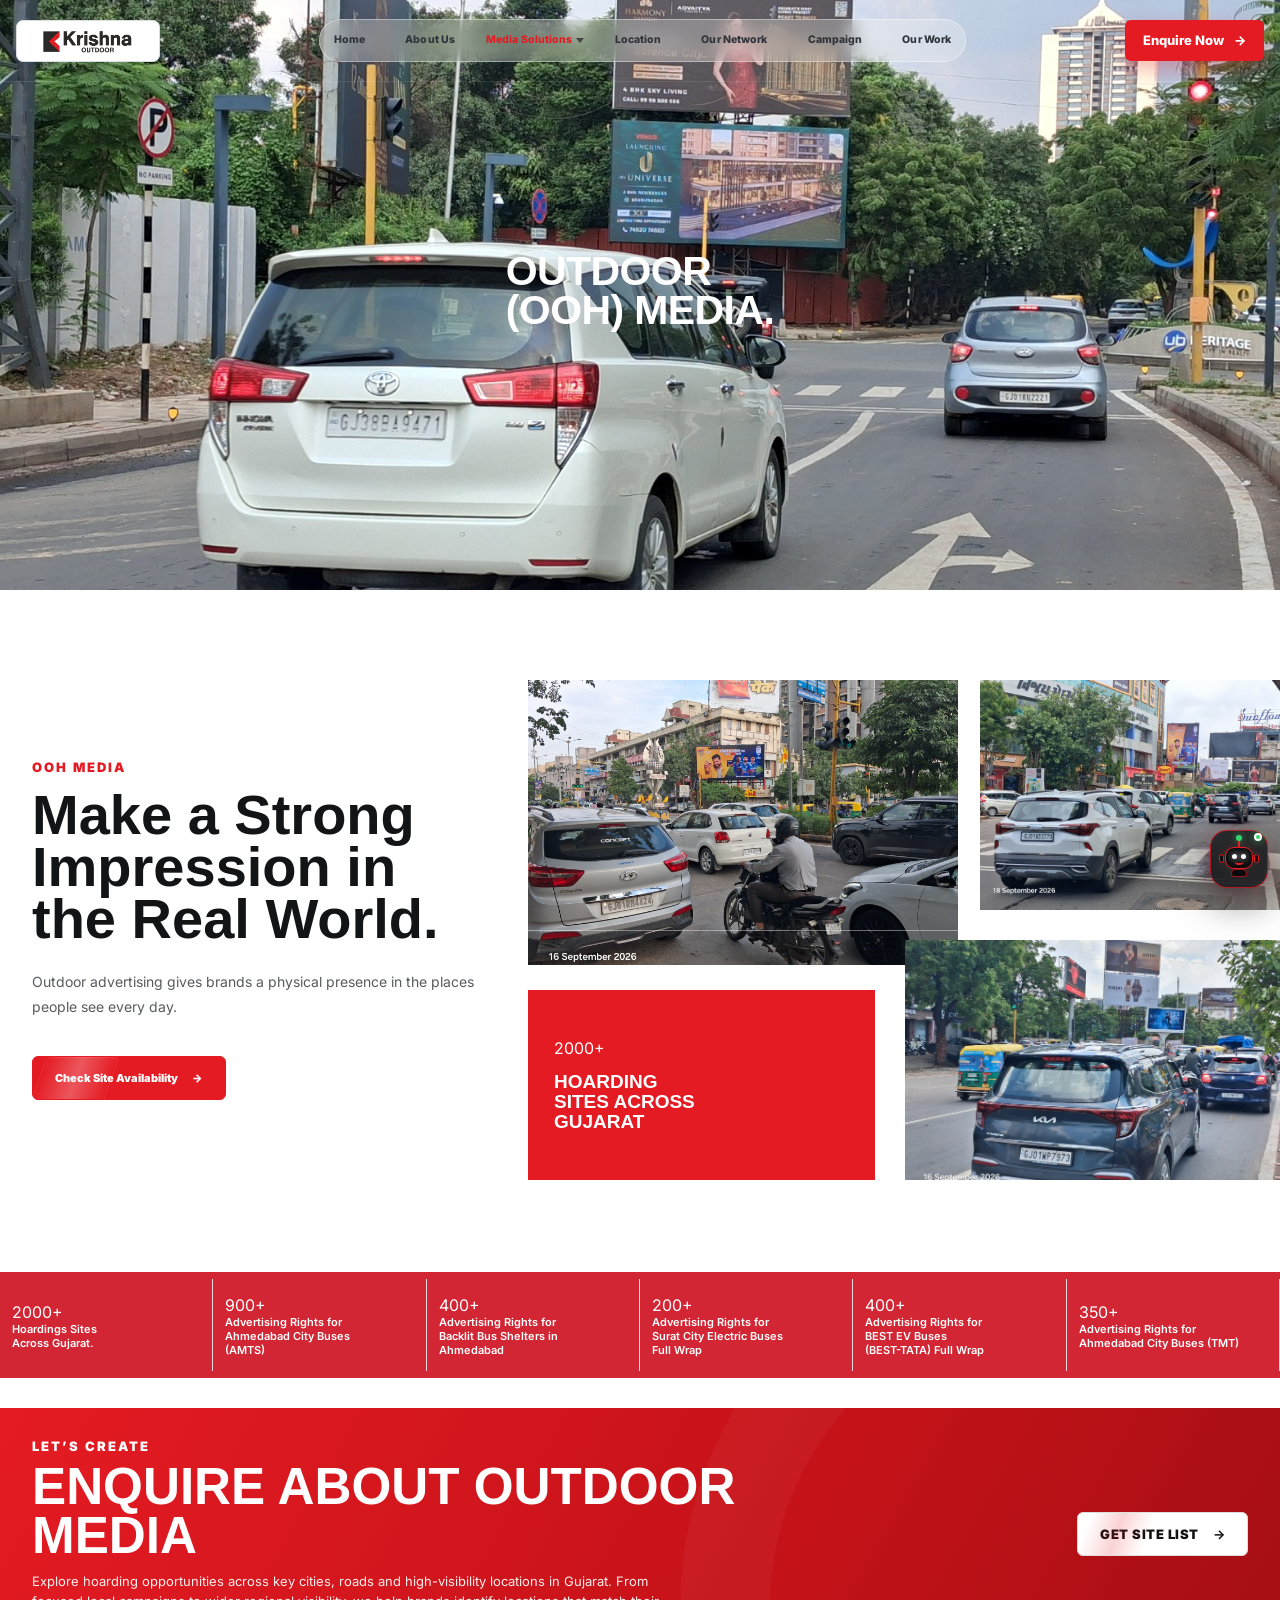
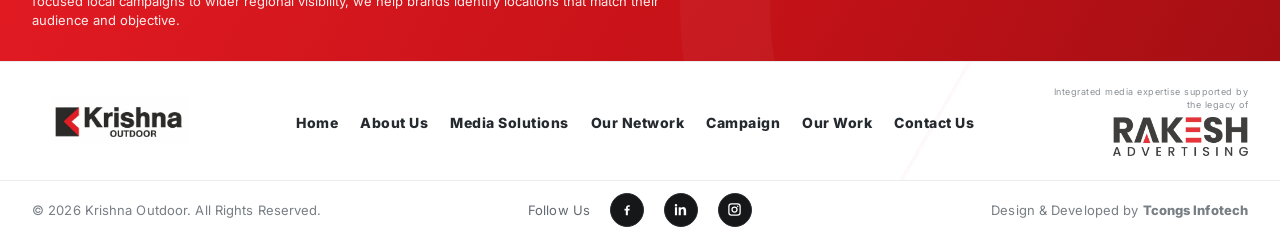
<file: ooh-media.html>
<!DOCTYPE html>

<html lang="en">
<head>
<!-- Google tag (gtag.js) -->
<script async src="https://www.googletagmanager.com/gtag/js?id=G-H76CYYJE3S"></script>
<script>
  window.dataLayer = window.dataLayer || [];
  function gtag(){dataLayer.push(arguments);}
  gtag('js', new Date());

  gtag('config', 'G-H76CYYJE3S');
</script>

<meta charset="utf-8"/><meta content="width=device-width,initial-scale=1" name="viewport"/>
<meta content="#0c0e11" name="theme-color"/>
<title>Hoarding Advertising Ahmedabad | OOH Media Sites</title>
<meta name="description" content="Premium hoarding and OOH media sites across Ahmedabad. Strategically positioned outdoor advertising formats for maximum brand visibility.">
<link href="https://fonts.googleapis.com" rel="preconnect"/><link crossorigin="" href="https://fonts.gstatic.com" rel="preconnect"/>
<link href="https://fonts.googleapis.com/css2?family=Inter:wght@400;500;600;700;800;900&amp;family=Oswald:wght@500;600;700&amp;display=swap" rel="stylesheet"/>
<link href="css/style.css" rel="stylesheet"/>
<link href="css/home-style-sync.css" rel="stylesheet"/>
<meta content="index,follow,max-image-preview:large,max-snippet:-1,max-video-preview:-1" name="robots"/><link href="https://krishnaoutdoor.in/media/ooh" rel="canonical"/><meta content="website" property="og:type"/><meta content="Hoarding Advertising Ahmedabad | OOH Media Sites" property="og:title"/><meta content="Premium hoarding and OOH media sites across Ahmedabad for high-visibility outdoor advertising campaigns." property="og:description"/><meta content="https://krishnaoutdoor.in/media/ooh" property="og:url"/><meta content="Krishna Outdoor" property="og:site_name"/><meta content="summary_large_image" name="twitter:card"/><script type="application/ld+json">{"@context":"https://schema.org","@type":"Organization","name":"Krishna Outdoor","url":"https://krishnaoutdoor.in","logo":"https://krishnaoutdoor.in/assets/images/header-logo.png","email":"info@krishnaoutdoor.in","telephone":"+91 98796 16411","areaServed":["Ahmedabad","Mumbai","Thane","Rajasthan"],"sameAs":[]}</script><script type="application/ld+json">{"@context":"https://schema.org","@type":"BreadcrumbList","itemListElement":[{"@type":"ListItem","position":1,"name":"Home","item":"https://krishnaoutdoor.in/"},{"@type":"ListItem","position":2,"name":"OOH Media","item":"https://krishnaoutdoor.in/media/ooh"}]}</script>
<link rel="icon" type="image/png" sizes="64x64" href="favicon.png"/>
<link rel="shortcut icon" href="favicon.ico"/>
<link rel="apple-touch-icon" href="favicon.png"/>
</head>
<body class="inner-page">
<div class="page-progress" id="pageProgress"></div>
<header class="header" id="header"><div class="container nav-wrap"><button aria-expanded="false" aria-label="Toggle menu" class="nav-toggle" id="navToggle"><span></span><span></span><span></span></button><a class="site-logo" href="index.html"><img alt="Krishna Outdoor" src="assets/images/header-logo.png"/></a><nav class="nav" id="nav"><a href="index.html">Home</a><a href="about.html">About Us</a><div class="nav-dropdown"><a aria-current="page" class="active" href="services.html">Media Solutions</a><button class="nav-arrow" type="button" aria-label="Open Media Solutions menu" aria-expanded="false"></button><div class="nav-menu"><a href="ooh-media.html">OOH Media</a><a href="transit-media.html">Transit Media</a><a href="digital-media.html">Digital Media</a></div></div><a href="network.html#presence">Location</a><a href="network.html">Our Network</a><a href="projects.html#campaigns">Campaign</a><a href="projects.html#campaigns">Our Work</a><div class="nav-cta-drawer-box"><a class="nav-cta-drawer" href="contact.html">Enquire Now <span>→</span></a></div></nav><a class="nav-cta" href="contact.html">Enquire Now <span>→</span></a></div></header>
<main>
<section class="hero media-detail-hero media-detail-hero-ooh" id="home">
<div class="media-detail-hero-bg"><img alt="Outdoor hoarding at night" decoding="async" loading="eager" src="assets/images/ooh/ahmedabad-hoarding-location-02.jpeg"/></div>
<div class="hero-overlay"></div><div class="hero-grid"></div><div class="hero-noise"></div>
<div class="container hero-inner reveal">
<h1>OUTDOOR<br/><em>(OOH) MEDIA.</em></h1>
</div>
</section>
<section class="section about" id="ooh-media"><div class="container about-grid">
<div class="about-copy reveal"><div class="tag">OOH MEDIA</div><h2>Make a Strong Impression in the Real World.</h2><p>Outdoor advertising gives brands a physical presence in the places people see every day.</p><a class="small-btn" href="contact.html">Check Site Availability <span>→</span></a></div>
<div class="about-scene reveal"><div class="about-frame f1"><img alt="Outdoor billboard at night" decoding="async" loading="lazy" src="assets/images/ooh/ahmedabad-hoarding-location-03.jpeg"/></div><div class="about-frame f2"><img alt="Krishna Outdoor hoarding" decoding="async" loading="lazy" src="assets/images/ooh/ahmedabad-hoarding-location-04.jpeg"/></div><div class="year-badge">2000+<span>HOARDING<br/>SITES ACROSS<br/>GUJARAT</span></div><div class="about-frame f3"><img alt="Outdoor advertising format" decoding="async" loading="lazy" src="assets/images/ooh/ahmedabad-hoarding-location-05.jpeg"/></div><div class="scan-line"></div></div>
</div></section>
<section aria-label="Krishna Outdoor network highlights" class="stats stats-strip">
<div class="stats-strip-track">
<div class="stats-item">2000+<span>Hoardings Sites<br/>Across Gujarat.</span></div>
<div class="stats-item">900+<span>Advertising Rights for<br/>Ahmedabad City Buses<br/>(AMTS)</span></div>
<div class="stats-item">400+<span>Advertising Rights for<br/>Backlit Bus Shelters in<br/>Ahmedabad</span></div>
<div class="stats-item">200+<span>Advertising Rights for<br/>Surat City Electric Buses<br/>Full Wrap</span></div>
<div class="stats-item">400+<span>Advertising Rights for<br/>BEST EV Buses<br/>(BEST-TATA) Full Wrap</span></div>
<div class="stats-item">350+<span>Advertising Rights for<br/>Ahmedabad City Buses (TMT)</span></div>
</div>
</section>
<section class="cta" id="contact"><div class="container cta-inner reveal"><div><div class="tag light">LET’S CREATE</div><h2>ENQUIRE ABOUT OUTDOOR MEDIA</h2><p>Explore hoarding opportunities across key cities, roads and high-visibility locations in Gujarat. From focused local campaigns to wider regional visibility, we help brands identify locations that match their audience and objective.</p></div><a class="btn white" href="contact.html">Get Site List <b>→</b></a></div></section>
</main>
<footer class="footer"><div class="container footer-top"><a class="site-logo" href="index.html"><img alt="Krishna Outdoor" src="assets/images/footer-logo.png"/></a><nav><a href="index.html">Home</a><a href="about.html">About Us</a><a href="services.html">Media Solutions</a><a href="network.html">Our Network</a><a href="projects.html#campaigns">Campaign</a><a href="projects.html#campaigns">Our Work</a><a href="contact.html">Contact Us</a></nav><div class="legacy"><small>Integrated media expertise supported by the legacy of</small><img alt="Rakesh Advertising" src="assets/images/shared-rakesh-advertising-legacy.jpeg"/></div></div><div class="footer-bottom"><div class="container"><span>© 2026 Krishna Outdoor. All Rights Reserved.</span><span class="social-text">Follow Us <a href="https://www.facebook.com/krishnaoutdoorofficial/" target="_blank" rel="noopener noreferrer" aria-label="Krishna Outdoor on Facebook"><b class="social-icon social-facebook"><svg viewBox="0 0 24 24" aria-hidden="true"><path fill="currentColor" d="M13.5 21v-8h2.7l.4-3h-3.1V8.1c0-.9.3-1.5 1.6-1.5h1.7V4a22 22 0 0 0-2.4-.1c-2.4 0-4 1.5-4 4.1V10H7.7v3H10v8h3.5Z"/></svg></b></a><a href="https://www.linkedin.com/company/krishnaoutdoor/" target="_blank" rel="noopener noreferrer" aria-label="Krishna Outdoor on LinkedIn"><b class="social-icon social-linkedin"><svg viewBox="0 0 24 24" aria-hidden="true"><path fill="currentColor" d="M6.5 8.2H3.1V21h3.4V8.2ZM4.8 3A2 2 0 1 0 4.8 7 2 2 0 0 0 4.8 3ZM21 13.7c0-3.8-2-5.6-4.7-5.6-2.2 0-3.2 1.2-3.8 2v-1.9H9.1V21h3.4v-6.3c0-1.7.3-3.4 2.5-3.4 2.1 0 2.1 1.9 2.1 3.5V21H21v-7.3Z"/></svg></b></a><a href="https://www.instagram.com/krishnaoutdoorofficial/" target="_blank" rel="noopener noreferrer" aria-label="Krishna Outdoor on Instagram"><b class="social-icon social-instagram"><svg viewBox="0 0 24 24" aria-hidden="true"><path fill="currentColor" d="M7.2 2h9.6A5.2 5.2 0 0 1 22 7.2v9.6a5.2 5.2 0 0 1-5.2 5.2H7.2A5.2 5.2 0 0 1 2 16.8V7.2A5.2 5.2 0 0 1 7.2 2Zm0 2A3.2 3.2 0 0 0 4 7.2v9.6A3.2 3.2 0 0 0 7.2 20h9.6a3.2 3.2 0 0 0 3.2-3.2V7.2A3.2 3.2 0 0 0 16.8 4H7.2Zm9.9 1.5a1.2 1.2 0 1 1 0 2.4 1.2 1.2 0 0 1 0-2.4ZM12 7a5 5 0 1 1 0 10 5 5 0 0 1 0-10Zm0 2a3 3 0 1 0 0 6 3 3 0 0 0 0-6Z"/></svg></b></a></span><span>Design &amp; Developed by <a class="footer-dev-link" href="https://tcongsinfotech.com/" target="_blank" rel="noopener noreferrer" aria-label="Tcongs Infotech">Tcongs Infotech</a></span></div></div></footer>
<button aria-label="Open Krishna AI assistant" class="chatbot" id="chatbot" type="button">
<span aria-hidden="true" class="cute-robot">
<span class="robot-antenna"></span>
<span class="robot-head">
<i class="robot-eye"></i><i class="robot-eye"></i>
<b class="robot-smile"></b>
</span>
<span class="robot-ear robot-ear-left"></span>
<span class="robot-ear robot-ear-right"></span>
<span class="robot-body"></span>
</span>
<span class="chatbot-ping"></span>
</button>
<div aria-hidden="true" class="chat-panel" id="chatPanel">
<div class="chat-head">
<div class="chat-brand">
<span aria-hidden="true" class="chat-brand-icon">
<span class="brand-antenna"></span>
<span class="brand-face"><i></i><i></i><b></b></span>
</span>
<div class="chat-brand-copy">
<b>Krishna AI</b>
<small><i></i> ONLINE</small>
</div>
</div>
<button aria-label="Minimize chat" id="chatClose" type="button">↓</button>
</div>
<div class="chat-body">
<div class="chat-messages" id="chatMessages">
<div class="msg-row bot"><div class="msg-bubble">Hello! I’m Krishna AI. How can I help you?</div></div>
</div>

<form class="chat-composer" id="chatComposer">
<input aria-label="Ask Krishna AI" autocomplete="off" id="chatInput" placeholder="Type a message…" type="text"/>
<button aria-label="Send message" type="submit">Send</button>
</form>
<div class="chat-direct"><span>Need a person?</span><a href="tel:+919920011574">Call us</a><a href="mailto:info.team@krishnaoutdoor.in">Email</a></div>
</div>
</div>
<div class="cursor" id="cursor"></div><div class="cursor-ring" id="cursorRing"></div>
<script defer="defer" src="js/main.js"></script>
</body></html>
</file>
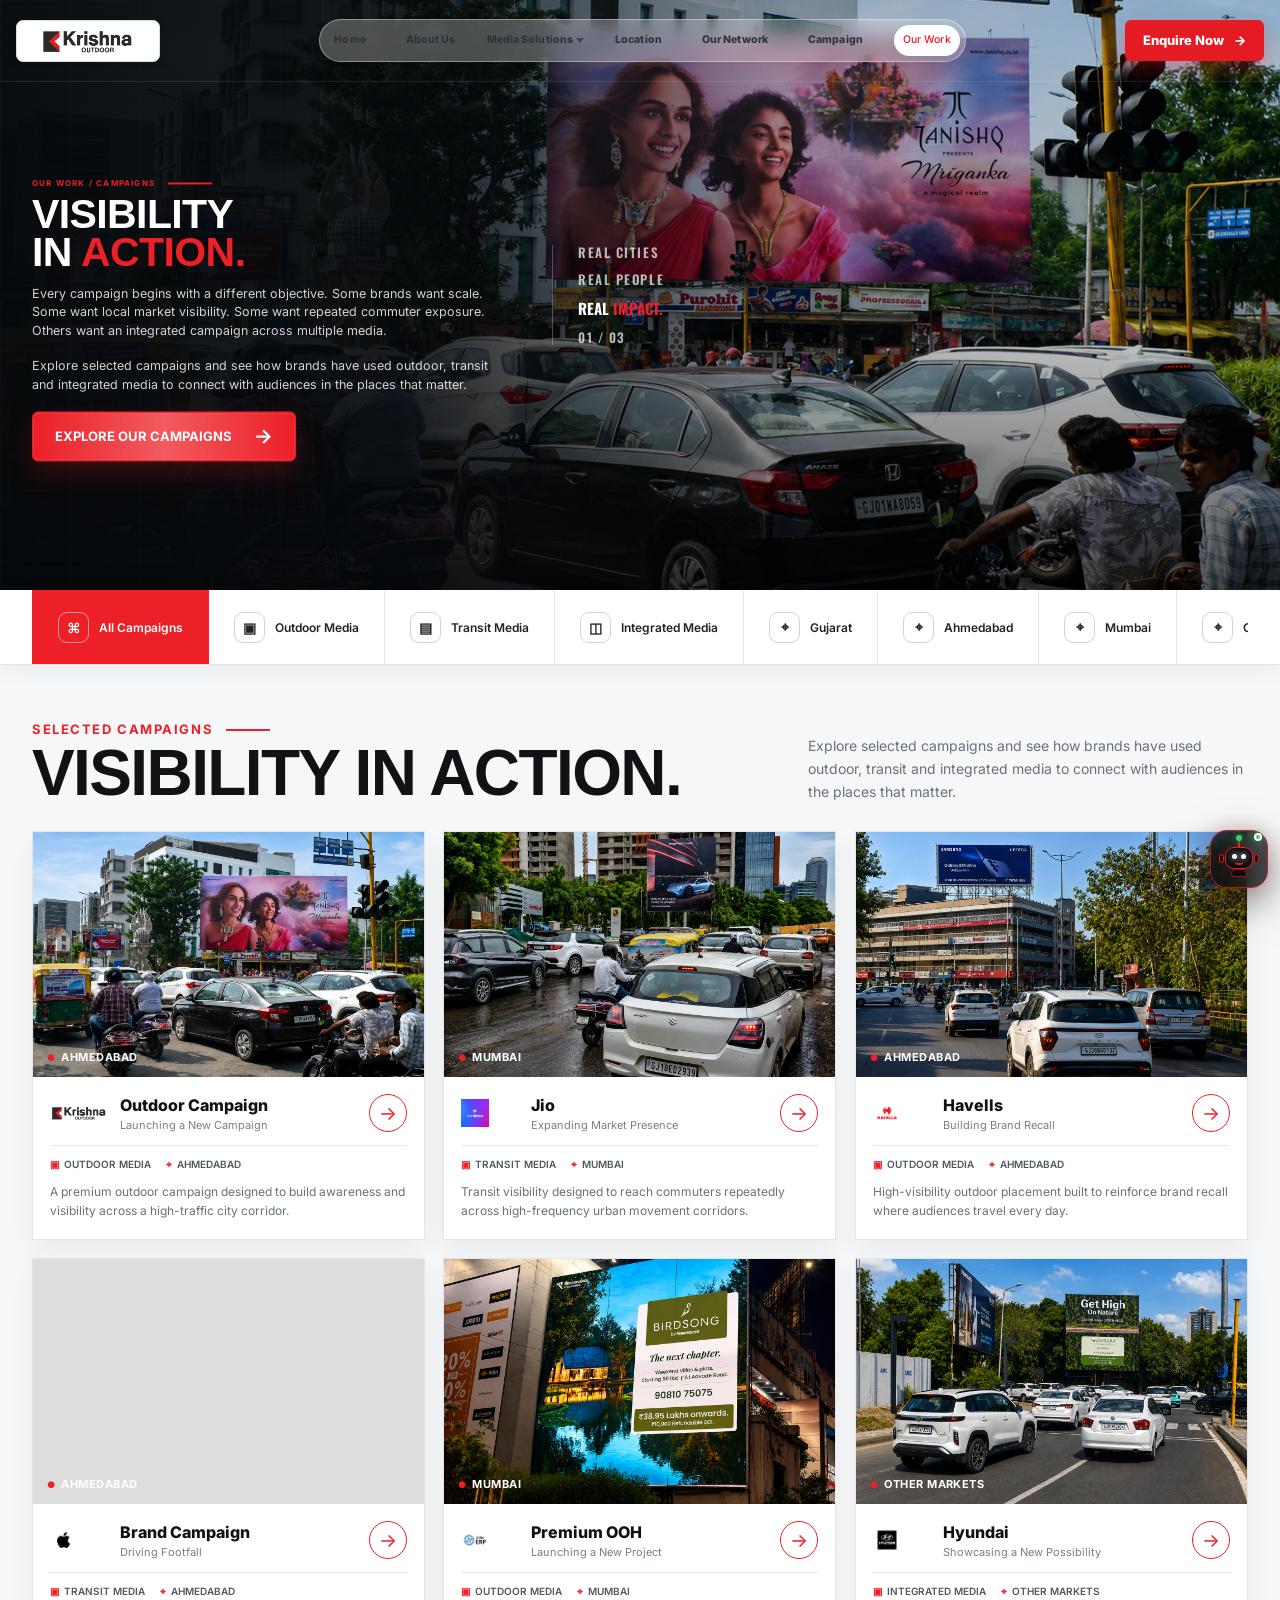
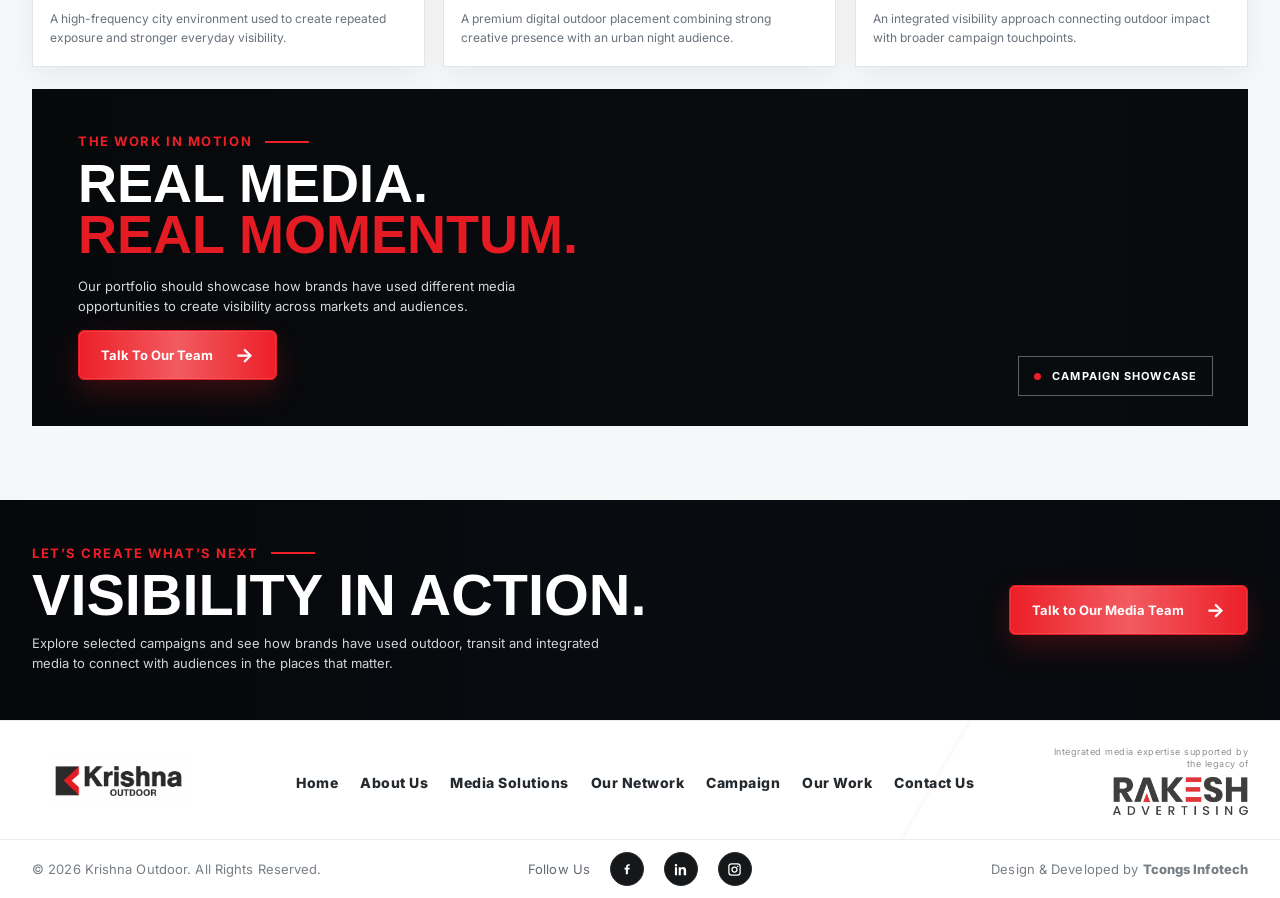
<file: projects.html>
<!DOCTYPE html>

<html lang="en">
<head>
<!-- Google tag (gtag.js) -->
<script async src="https://www.googletagmanager.com/gtag/js?id=G-H76CYYJE3S"></script>
<script>
  window.dataLayer = window.dataLayer || [];
  function gtag(){dataLayer.push(arguments);}
  gtag('js', new Date());

  gtag('config', 'G-H76CYYJE3S');
</script>

<meta charset="utf-8"/><meta content="width=device-width,initial-scale=1" name="viewport"/>
<meta content="#0b0d10" name="theme-color"/>
<title>Our Outdoor Advertising Projects | Krishna Outdoor</title>
<meta name="description" content="See our completed outdoor advertising projects: hoardings, video walls, bus shelters & train branding across Ahmedabad and Mumbai.">
<link href="https://fonts.googleapis.com" rel="preconnect"/><link crossorigin="" href="https://fonts.gstatic.com" rel="preconnect"/>
<link href="https://fonts.googleapis.com/css2?family=Inter:wght@400;500;600;700;800;900&amp;family=Oswald:wght@500;600;700&amp;display=swap" rel="stylesheet"/>
<link href="css/style.css" rel="stylesheet"/>
<style>
/* OUR WORK — reference-led page, built from original Krishna assets */
.ow-page{background:#f6f7f8;color:#101216;overflow:hidden}
.ow-hero{position:relative;min-height:520px;background:#0b0e12;color:#fff;display:grid;align-items:end;isolation:isolate}
.ow-hero-media{position:absolute;inset:0;width:100%;height:100%;object-fit:cover;z-index:-3;filter:saturate(.9) contrast(1.06)}
.ow-hero-shade{position:absolute;inset:0;z-index:-2;background:linear-gradient(90deg,rgba(6,9,12,.98) 0%,rgba(6,9,12,.9) 31%,rgba(6,9,12,.25) 62%,rgba(6,9,12,.18) 100%),linear-gradient(0deg,rgba(0,0,0,.58),transparent 48%)}
.ow-hero-grid{position:absolute;inset:0;z-index:-1;opacity:.15;background-image:linear-gradient(rgba(255,255,255,.09) 1px,transparent 1px),linear-gradient(90deg,rgba(255,255,255,.09) 1px,transparent 1px);background-size:70px 70px;mask-image:linear-gradient(90deg,#000,transparent 78%)}
.ow-hero-inner{width:min(1440px,92%);margin:0 auto;padding:92px 0 54px;display:grid;grid-template-columns:minmax(0,1fr) 280px;gap:50px;align-items:end}
.ow-kicker,.ow-tag{font:700 13px/1 Inter,sans-serif;letter-spacing:.12em;color:#ed2028;text-transform:uppercase;display:flex;align-items:center;gap:13px}.ow-kicker:after,.ow-tag:after{content:"";width:44px;height:2px;background:#ed2028;display:block}
.ow-hero h1{font:700 clamp(56px,7.4vw,104px)/.92 Oswald,sans-serif;letter-spacing:-.035em;text-transform:uppercase;margin:15px 0 20px;max-width:780px}.ow-hero h1 em,.ow-title em{font-style:normal;color:#ed2028}.ow-hero-copy{max-width:560px;font-size:16px;line-height:1.62;color:rgba(255,255,255,.82);margin:0 0 26px}.ow-btn{display:inline-flex;align-items:center;gap:22px;border:1px solid #ed2028;background:#ed2028;color:#fff;padding:14px 19px;font:700 13px Inter,sans-serif;text-decoration:none;transition:.35s ease;box-shadow:0 12px 30px rgba(237,32,40,.22)}.ow-btn span{font-size:20px;transition:.35s}.ow-btn:hover{transform:translateY(-4px);box-shadow:0 18px 36px rgba(237,32,40,.34)}.ow-btn:hover span{transform:translateX(5px)}
.ow-hero-side{align-self:center;justify-self:end;text-align:left;border-left:1px solid rgba(255,255,255,.25);padding-left:25px;display:grid;gap:12px}.ow-hero-side span{font:600 13px/1.15 Oswald,sans-serif;letter-spacing:.12em;color:#fff;text-transform:uppercase;opacity:.7}.ow-hero-side strong{font:700 15px/1.25 Oswald,sans-serif;color:#fff;text-transform:uppercase}.ow-hero-side strong b{color:#ed2028}
.ow-filter{position:relative;background:#fff;border-bottom:1px solid #e2e5e8;box-shadow:0 5px 24px rgba(16,18,22,.05);z-index:4}.ow-filter-inner{width:min(1440px,94%);margin:auto;display:flex;align-items:stretch;overflow:auto;scrollbar-width:none}.ow-filter-inner::-webkit-scrollbar{display:none}.ow-filter button{flex:0 0 auto;border:0;border-right:1px solid #e5e7ea;background:#fff;min-height:74px;padding:0 25px;display:flex;align-items:center;gap:10px;color:#20242a;font:600 12px Inter,sans-serif;cursor:pointer;transition:.3s}.ow-filter button:first-child{border-left:1px solid #e5e7ea}.ow-filter button .ico{width:31px;height:31px;border:1px solid #cfd4da;border-radius:9px;display:grid;place-items:center;font-size:14px}.ow-filter button:hover,.ow-filter button.active{background:#ed2028;color:#fff;border-color:#ed2028}.ow-filter button:hover .ico,.ow-filter button.active .ico{border-color:rgba(255,255,255,.5)}.ow-search{margin-left:auto;flex:0 0 210px;display:flex;align-items:center;padding:0 10px}.ow-search input{width:100%;height:40px;border:1px solid #d9dde2;border-radius:2px;padding:0 12px;font:500 12px Inter,sans-serif;outline:none}.ow-search input:focus{border-color:#ed2028;box-shadow:0 0 0 3px rgba(237,32,40,.1)}
.ow-work{padding:58px 0 74px}.ow-work-inner{width:min(1380px,92%);margin:auto}.ow-section-head{display:flex;justify-content:space-between;align-items:end;gap:25px;margin-bottom:28px}.ow-title{font:700 clamp(38px,5vw,64px)/.94 Oswald,sans-serif;text-transform:uppercase;margin:7px 0 0;letter-spacing:-.02em}.ow-section-head p{max-width:440px;margin:0;color:#68717b;font-size:14px;line-height:1.65}
.ow-grid{display:grid;grid-template-columns:repeat(3,1fr);gap:18px}.ow-card{background:#fff;border:1px solid #e2e5e9;box-shadow:0 10px 25px rgba(20,24,30,.05);transition:.45s cubic-bezier(.2,.8,.2,1);overflow:hidden;position:relative}.ow-card:hover{transform:translateY(-8px);box-shadow:0 22px 45px rgba(20,24,30,.13);border-color:#d4d9de}.ow-card-media{height:250px;overflow:hidden;position:relative;background:#ddd}.ow-card-media img{width:100%;height:100%;object-fit:cover;transition:transform .8s cubic-bezier(.2,.8,.2,1),filter .45s}.ow-card:hover .ow-card-media img{transform:scale(1.08);filter:saturate(1.08)}.ow-card-media:after{content:"";position:absolute;inset:0;background:linear-gradient(180deg,transparent 55%,rgba(0,0,0,.48));pointer-events:none}.ow-loc{position:absolute;left:14px;bottom:13px;color:#fff;font:700 11px Inter,sans-serif;letter-spacing:.04em;z-index:2}.ow-loc:before{content:"●";font-size:9px;color:#ed2028;margin-right:6px}.ow-card-body{padding:17px 17px 18px}.ow-brand{display:flex;align-items:center;justify-content:space-between;gap:12px;border-bottom:1px solid #e7e9ec;padding-bottom:13px;margin-bottom:12px}.ow-brand-info{display:flex;align-items:center;gap:12px}.ow-brand-info img{width:58px;height:28px;object-fit:contain;object-position:left center}.ow-brand-info b{font:800 16px Inter,sans-serif}.ow-brand-info small{display:block;color:#777f89;font-size:11px;margin-top:3px}.ow-meta{display:flex;gap:15px;color:#505862;font:600 10px Inter,sans-serif;text-transform:uppercase;margin-bottom:12px}.ow-meta span:before{color:#ed2028;margin-right:5px}.ow-meta .media:before{content:"▣"}.ow-meta .place:before{content:"⌖"}.ow-desc{font:400 12px/1.55 Inter,sans-serif;color:#69717b;margin:0;min-height:38px}.ow-arrow{width:38px;height:38px;border:1px solid #ed2028;border-radius:50%;display:grid;place-items:center;color:#ed2028;background:#fff;font-size:19px;transition:.35s}.ow-card:hover .ow-arrow{background:#ed2028;color:#fff;transform:translateX(3px)}
.ow-video{margin-top:22px;background:#0a0d10;color:#fff;position:relative;min-height:320px;overflow:hidden}.ow-video video{position:absolute;inset:0;width:100%;height:100%;object-fit:cover;opacity:.72}.ow-video:after{content:"";position:absolute;inset:0;background:linear-gradient(90deg,rgba(6,8,10,.9),rgba(6,8,10,.25) 65%,rgba(6,8,10,.55))}.ow-video-content{position:relative;z-index:2;padding:46px;max-width:600px}.ow-video h3{font:700 54px/.95 Oswald,sans-serif;text-transform:uppercase;margin:10px 0 15px}.ow-video p{color:#d5d8dc;line-height:1.6;max-width:470px;font-size:13px}.ow-video-badge{position:absolute;right:35px;bottom:30px;z-index:3;border:1px solid rgba(255,255,255,.35);padding:12px 15px;font:700 11px Inter,sans-serif;letter-spacing:.1em}.ow-video-badge i{display:inline-block;width:7px;height:7px;background:#ed2028;border-radius:50%;margin-right:7px;animation:owPulse 1.2s infinite}
.ow-cta{background:#0a0d11;color:#fff;position:relative;overflow:hidden}.ow-cta-bg{position:absolute;inset:0;background:url('assets/images/shared-night-city-background.png') center/cover;opacity:.52;transform:scale(1.04);animation:owDrift 12s ease-in-out infinite alternate}.ow-cta:after{content:"";position:absolute;inset:0;background:linear-gradient(90deg,rgba(5,7,10,.94),rgba(5,7,10,.5),rgba(5,7,10,.68))}.ow-cta-inner{position:relative;z-index:2;width:min(1380px,92%);margin:auto;min-height:300px;display:flex;align-items:center;justify-content:space-between;gap:30px}.ow-cta h2{font:700 clamp(40px,5vw,68px)/.94 Oswald,sans-serif;text-transform:uppercase;margin:10px 0}.ow-cta p{color:#d1d4d8;margin:0;max-width:500px;font-size:13px}
.ow-reveal{opacity:0;transform:translateY(30px);transition:opacity .8s ease,transform .8s cubic-bezier(.2,.75,.2,1)}.ow-reveal.in{opacity:1;transform:none}.ow-card.ow-reveal:nth-child(2){transition-delay:.06s}.ow-card.ow-reveal:nth-child(3){transition-delay:.12s}.ow-card.ow-reveal:nth-child(4){transition-delay:.18s}.ow-card.ow-reveal:nth-child(5){transition-delay:.24s}.ow-card.ow-reveal:nth-child(6){transition-delay:.3s}
@keyframes owPulse{50%{box-shadow:0 0 0 6px rgba(237,32,40,.05)}}@keyframes owDrift{to{transform:scale(1.1) translate3d(1.5%,0,0)}}
@media(max-width:980px){.ow-hero{min-height:590px}.ow-hero-inner{grid-template-columns:1fr}.ow-hero-side{display:none}.ow-grid{grid-template-columns:repeat(2,1fr)}.ow-search{display:none}.ow-filter button{min-height:66px;padding:0 18px}.ow-card-media{height:220px}.ow-video h3{font-size:44px}}
@media(max-width:640px){.ow-hero{min-height:590px}.ow-hero-inner{width:90%;padding:100px 0 40px}.ow-hero h1{font-size:52px}.ow-hero-copy{font-size:13px}.ow-work{padding:42px 0 55px}.ow-section-head{display:block}.ow-section-head p{margin-top:15px}.ow-grid{grid-template-columns:1fr;gap:15px}.ow-card-media{height:230px}.ow-video-content{padding:35px 24px}.ow-video h3{font-size:38px}.ow-video-badge{right:20px;bottom:20px}.ow-cta-inner{min-height:330px;display:block;padding:55px 0}.ow-cta .ow-btn{margin-top:25px}.ow-filter-inner{width:100%}.ow-filter button{padding:0 15px}.ow-filter button .ico{width:27px;height:27px}.ow-title{font-size:43px}}
@media(prefers-reduced-motion:reduce){.ow-reveal,.ow-card,.ow-card-media img,.ow-btn,.ow-btn span,.ow-arrow,.ow-cta-bg{transition:none!important;animation:none!important}}
</style>
<link href="css/home-style-sync.css" rel="stylesheet"/>
<meta content="index,follow,max-image-preview:large,max-snippet:-1,max-video-preview:-1" name="robots"/><link href="https://krishnaoutdoor.in/our-work" rel="canonical"/><meta content="website" property="og:type"/><meta content="Our Work &amp; Outdoor Advertising Campaigns | Krishna Outdoor" property="og:title"/><meta content="Explore Krishna Outdoor campaigns across outdoor, transit, integrated and digital media in Ahmedabad, Mumbai and other markets." property="og:description"/><meta content="https://krishnaoutdoor.in/our-work" property="og:url"/><meta content="Krishna Outdoor" property="og:site_name"/><meta content="summary_large_image" name="twitter:card"/><script type="application/ld+json">{"@context":"https://schema.org","@type":"Organization","name":"Krishna Outdoor","url":"https://krishnaoutdoor.in","logo":"https://krishnaoutdoor.in/assets/images/header-logo.png","email":"info@krishnaoutdoor.in","telephone":"+91 98796 16411","areaServed":["Ahmedabad","Mumbai","Thane","Rajasthan"],"sameAs":[]}</script><script type="application/ld+json">{"@context":"https://schema.org","@type":"BreadcrumbList","itemListElement":[{"@type":"ListItem","position":1,"name":"Home","item":"https://krishnaoutdoor.in/"},{"@type":"ListItem","position":2,"name":"Our Work","item":"https://krishnaoutdoor.in/our-work"}]}</script>
<style id="final-button-banner-cleanup">
.btn,.small-btn,.outline-btn,.kr-btn,.ow-btn,.media-btn,.network-btn,.network-card-link,.kr-office-btn,.about-btn,.footer-campaign,.service-next,.tab,.nav-cta,.experience-link{border-radius:6px!important;clip-path:none!important}
.btn::before,.btn::after,.small-btn::before,.small-btn::after,.outline-btn::before,.outline-btn::after,.kr-btn::before,.kr-btn::after,.ow-btn::before,.ow-btn::after,.media-btn::before,.media-btn::after,.network-btn::before,.network-btn::after,.network-card-link::before,.network-card-link::after,.kr-office-btn::before,.kr-office-btn::after,.about-btn::before,.about-btn::after,.footer-campaign::before,.footer-campaign::after,.nav-cta::before,.nav-cta::after{border-radius:inherit!important;clip-path:none!important}
.btn:hover,.small-btn:hover,.outline-btn:hover,.kr-btn:hover,.ow-btn:hover,.media-btn:hover,.network-btn:hover,.network-card-link:hover,.kr-office-btn:hover,.about-btn:hover,.footer-campaign:hover,.service-next:hover,.tab:hover,.nav-cta:hover,.experience-link:hover{border-radius:6px!important;clip-path:none!important}
.work-scroll-arrow,.client-arrow,.story-dialog>button{border-radius:50%!important;clip-path:none!important}
.about-cta>img,.ow-cta-bg{display:none!important;visibility:hidden!important}
.about-cta,.ow-cta{background:#0c1015!important;background-image:none!important}
</style>

<link rel="icon" type="image/png" sizes="64x64" href="favicon.png"/>
<link rel="shortcut icon" href="favicon.ico"/>
<link rel="apple-touch-icon" href="favicon.png"/>
</head>
<body class="inner-page">
<div class="page-progress" id="pageProgress"></div>
<header class="header" id="header"><div class="container nav-wrap"><button aria-expanded="false" aria-label="Toggle menu" class="nav-toggle" id="navToggle"><span></span><span></span><span></span></button><a class="site-logo" href="index.html"><img alt="Krishna Outdoor" src="assets/images/header-logo.png"/></a><nav class="nav" id="nav"><a href="index.html">Home</a><a href="about.html">About Us</a><div class="nav-dropdown"><a href="services.html">Media Solutions</a><button class="nav-arrow" type="button" aria-label="Open Media Solutions menu" aria-expanded="false"></button><div class="nav-menu"><a href="ooh-media.html">OOH Media</a><a href="transit-media.html">Transit Media</a><a href="digital-media.html">Digital Media</a></div></div><a href="network.html#presence">Location</a><a href="network.html">Our Network</a><a href="projects.html#campaigns">Campaign</a><a aria-current="page" class="active" href="projects.html#campaigns">Our Work</a><div class="nav-cta-drawer-box"><a class="nav-cta-drawer" href="contact.html">Enquire Now <span>→</span></a></div></nav><a class="nav-cta" href="contact.html">Enquire Now <span>→</span></a></div></header>
<main class="ow-page">
<section class="ow-hero">
<img alt="Krishna Outdoor campaign showcase" class="ow-hero-media" decoding="async" loading="eager" src="assets/images/work/ooh-hoarding-campaign-01.png"/><div class="ow-hero-shade"></div><div class="ow-hero-grid"></div>
<div class="ow-hero-inner ow-reveal"><div><div class="ow-kicker">OUR WORK / CAMPAIGNS</div><h1>VISIBILITY<br/>IN <em>ACTION.</em></h1><p class="ow-hero-copy">Every campaign begins with a different objective. Some brands want scale. Some want local market visibility. Some want repeated commuter exposure. Others want an integrated campaign across multiple media.</p><p class="ow-hero-copy">Explore selected campaigns and see how brands have used outdoor, transit and integrated media to connect with audiences in the places that matter.</p><a class="ow-btn" href="#campaigns">EXPLORE OUR CAMPAIGNS <span>→</span></a></div><div class="ow-hero-side"><span>REAL CITIES</span><span>REAL PEOPLE</span><strong>REAL <b>IMPACT.</b></strong><span>01 / 03</span></div></div>
</section>
<section class="ow-filter" id="campaigns"><div class="ow-filter-inner">
<button class="active" data-filter="all"><span class="ico">⌘</span>All Campaigns</button><button data-filter="outdoor"><span class="ico">▣</span>Outdoor Media</button><button data-filter="transit"><span class="ico">▤</span>Transit Media</button><button data-filter="integrated"><span class="ico">◫</span>Integrated Media</button><button data-filter="gujarat"><span class="ico">⌖</span>Gujarat</button><button data-filter="ahmedabad"><span class="ico">⌖</span>Ahmedabad</button><button data-filter="mumbai"><span class="ico">⌖</span>Mumbai</button><button data-filter="other"><span class="ico">⌖</span>Other Markets</button><div class="ow-search"><input aria-label="Search campaigns" id="owSearch" placeholder="Search campaigns..." type="search"/></div>
</div></section>
<section class="ow-work"><div class="ow-work-inner"><div class="ow-section-head ow-reveal"><div><div class="ow-tag">SELECTED CAMPAIGNS</div><h2 class="ow-title">VISIBILITY IN ACTION.</h2></div><p>Explore selected campaigns and see how brands have used outdoor, transit and integrated media to connect with audiences in the places that matter.</p></div>
<div class="ow-grid" id="owGrid">
<article class="ow-card ow-reveal" data-market="ahmedabad" data-search="godrej properties outdoor ahmedabad billboard" data-type="outdoor"><div class="ow-card-media"><img alt="Outdoor advertising campaign in Ahmedabad" decoding="async" loading="lazy" src="assets/images/work/ooh-hoarding-campaign-01.png"/><span class="ow-loc">AHMEDABAD</span></div><div class="ow-card-body"><div class="ow-brand"><div class="ow-brand-info"><img alt="Godrej Properties logo" src="assets/images/header-logo.png"/><div><b>Outdoor Campaign</b><small>Launching a New Campaign</small></div></div><span class="ow-arrow">→</span></div><div class="ow-meta"><span class="media">Outdoor Media</span><span class="place">Ahmedabad</span></div><p class="ow-desc">A premium outdoor campaign designed to build awareness and visibility across a high-traffic city corridor.</p></div></article>
<article class="ow-card ow-reveal" data-market="mumbai" data-search="jio transit mumbai train" data-type="transit"><div class="ow-card-media"><img alt="Transit advertising campaign in Mumbai" decoding="async" loading="lazy" src="assets/images/work/digital-billboard-campaign-03.png"/><span class="ow-loc">MUMBAI</span></div><div class="ow-card-body"><div class="ow-brand"><div class="ow-brand-info"><img alt="Jio logo" decoding="async" loading="lazy" src="assets/clients/client-jio-hotstar-logo.jpg"/><div><b>Jio</b><small>Expanding Market Presence</small></div></div><span class="ow-arrow">→</span></div><div class="ow-meta"><span class="media">Transit Media</span><span class="place">Mumbai</span></div><p class="ow-desc">Transit visibility designed to reach commuters repeatedly across high-frequency urban movement corridors.</p></div></article>
<article class="ow-card ow-reveal" data-market="ahmedabad" data-search="outdoor campaign billboard ahmedabad brands" data-type="outdoor"><div class="ow-card-media"><img alt="Outdoor billboard campaign" decoding="async" loading="lazy" src="assets/images/work/outdoor-campaign-02.png"/><span class="ow-loc">AHMEDABAD</span></div><div class="ow-card-body"><div class="ow-brand"><div class="ow-brand-info"><img alt="Havells logo" decoding="async" loading="lazy" src="assets/clients/client-havells-logo.png"/><div><b>Havells</b><small>Building Brand Recall</small></div></div><span class="ow-arrow">→</span></div><div class="ow-meta"><span class="media">Outdoor Media</span><span class="place">Ahmedabad</span></div><p class="ow-desc">High-visibility outdoor placement built to reinforce brand recall where audiences travel every day.</p></div></article>
<article class="ow-card ow-reveal" data-market="ahmedabad" data-search="bus transit campaign ahmedabad outdoor" data-type="transit"><div class="ow-card-media"><img alt="Outdoor advertising campaign in a busy market" decoding="async" loading="lazy" src="assets/images/work/transit-bus-campaign-06.jpg"/><span class="ow-loc">AHMEDABAD</span></div><div class="ow-card-body"><div class="ow-brand"><div class="ow-brand-info"><img alt="Apple logo" decoding="async" loading="lazy" src="assets/clients/client-apple-logo.png"/><div><b>Brand Campaign</b><small>Driving Footfall</small></div></div><span class="ow-arrow">→</span></div><div class="ow-meta"><span class="media">Transit Media</span><span class="place">Ahmedabad</span></div><p class="ow-desc">A high-frequency city environment used to create repeated exposure and stronger everyday visibility.</p></div></article>
<article class="ow-card ow-reveal" data-market="mumbai" data-search="premium outdoor mumbai billboard campaign" data-type="outdoor"><div class="ow-card-media"><img alt="Premium digital outdoor campaign in Mumbai" decoding="async" loading="lazy" src="assets/images/home/work-1.png"/><span class="ow-loc">MUMBAI</span></div><div class="ow-card-body"><div class="ow-brand"><div class="ow-brand-info"><img alt="Zoho logo" decoding="async" loading="lazy" src="assets/clients/client-zoho-logo.png"/><div><b>Premium OOH</b><small>Launching a New Project</small></div></div><span class="ow-arrow">→</span></div><div class="ow-meta"><span class="media">Outdoor Media</span><span class="place">Mumbai</span></div><p class="ow-desc">A premium digital outdoor placement combining strong creative presence with an urban night audience.</p></div></article>
<article class="ow-card ow-reveal" data-market="other" data-search="integrated digital campaign other markets outdoor" data-type="integrated"><div class="ow-card-media"><img alt="Integrated outdoor campaign" decoding="async" loading="lazy" src="assets/images/work/brand-billboard-campaign-04.png"/><span class="ow-loc">OTHER MARKETS</span></div><div class="ow-card-body"><div class="ow-brand"><div class="ow-brand-info"><img alt="Hyundai logo" decoding="async" loading="lazy" src="assets/clients/client-hyundai-logo.png"/><div><b>Hyundai</b><small>Showcasing a New Possibility</small></div></div><span class="ow-arrow">→</span></div><div class="ow-meta"><span class="media">Integrated Media</span><span class="place">Other Markets</span></div><p class="ow-desc">An integrated visibility approach connecting outdoor impact with broader campaign touchpoints.</p></div></article>
</div>
<div class="ow-video ow-reveal"><video autoplay="" loop="" muted="" playsinline="" preload="metadata"><source src="assets/videos/work-showcase.mp4" type="video/mp4"/></video><div class="ow-video-content"><div class="ow-tag">THE WORK IN MOTION</div><h3>REAL MEDIA.<br/><em>REAL MOMENTUM.</em></h3><p>Our portfolio should showcase how brands have used different media opportunities to create visibility across markets and audiences.</p><a class="ow-btn" href="contact.html">Talk To Our Team <span>→</span></a></div><div class="ow-video-badge"><i></i> CAMPAIGN SHOWCASE</div></div>
</div></section>
<section class="ow-cta"><div class="ow-cta-bg"></div><div class="ow-cta-inner ow-reveal"><div><div class="ow-tag">LET’S CREATE WHAT’S NEXT</div><h2>VISIBILITY IN ACTION.</h2><p>Explore selected campaigns and see how brands have used outdoor, transit and integrated media to connect with audiences in the places that matter.</p></div><a class="ow-btn" href="contact.html">Talk to Our Media Team <span>→</span></a></div></section>
</main>
<footer class="footer"><div class="container footer-top"><a class="site-logo" href="index.html"><img alt="Krishna Outdoor" src="assets/images/footer-logo.png"/></a><nav><a href="index.html">Home</a><a href="about.html">About Us</a><a href="services.html">Media Solutions</a><a href="network.html">Our Network</a><a href="projects.html#campaigns">Campaign</a><a class="active" href="projects.html#campaigns">Our Work</a><a href="contact.html">Contact Us</a></nav><div class="legacy"><small>Integrated media expertise supported by the legacy of</small><img alt="Rakesh Advertising" src="assets/images/shared-rakesh-advertising-legacy.jpeg"/></div></div><div class="footer-bottom"><div class="container"><span>© 2026 Krishna Outdoor. All Rights Reserved.</span><span class="social-text">Follow Us <a href="https://www.facebook.com/krishnaoutdoorofficial/" target="_blank" rel="noopener noreferrer" aria-label="Krishna Outdoor on Facebook"><b class="social-icon social-facebook"><svg viewBox="0 0 24 24" aria-hidden="true"><path fill="currentColor" d="M13.5 21v-8h2.7l.4-3h-3.1V8.1c0-.9.3-1.5 1.6-1.5h1.7V4a22 22 0 0 0-2.4-.1c-2.4 0-4 1.5-4 4.1V10H7.7v3H10v8h3.5Z"/></svg></b></a><a href="https://www.linkedin.com/company/krishnaoutdoor/" target="_blank" rel="noopener noreferrer" aria-label="Krishna Outdoor on LinkedIn"><b class="social-icon social-linkedin"><svg viewBox="0 0 24 24" aria-hidden="true"><path fill="currentColor" d="M6.5 8.2H3.1V21h3.4V8.2ZM4.8 3A2 2 0 1 0 4.8 7 2 2 0 0 0 4.8 3ZM21 13.7c0-3.8-2-5.6-4.7-5.6-2.2 0-3.2 1.2-3.8 2v-1.9H9.1V21h3.4v-6.3c0-1.7.3-3.4 2.5-3.4 2.1 0 2.1 1.9 2.1 3.5V21H21v-7.3Z"/></svg></b></a><a href="https://www.instagram.com/krishnaoutdoorofficial/" target="_blank" rel="noopener noreferrer" aria-label="Krishna Outdoor on Instagram"><b class="social-icon social-instagram"><svg viewBox="0 0 24 24" aria-hidden="true"><path fill="currentColor" d="M7.2 2h9.6A5.2 5.2 0 0 1 22 7.2v9.6a5.2 5.2 0 0 1-5.2 5.2H7.2A5.2 5.2 0 0 1 2 16.8V7.2A5.2 5.2 0 0 1 7.2 2Zm0 2A3.2 3.2 0 0 0 4 7.2v9.6A3.2 3.2 0 0 0 7.2 20h9.6a3.2 3.2 0 0 0 3.2-3.2V7.2A3.2 3.2 0 0 0 16.8 4H7.2Zm9.9 1.5a1.2 1.2 0 1 1 0 2.4 1.2 1.2 0 0 1 0-2.4ZM12 7a5 5 0 1 1 0 10 5 5 0 0 1 0-10Zm0 2a3 3 0 1 0 0 6 3 3 0 0 0 0-6Z"/></svg></b></a></span><span>Design &amp; Developed by <a class="footer-dev-link" href="https://tcongsinfotech.com/" target="_blank" rel="noopener noreferrer" aria-label="Tcongs Infotech">Tcongs Infotech</a></span></div></div></footer>
<button aria-label="Open Krishna AI assistant" class="chatbot" id="chatbot" type="button">
<span aria-hidden="true" class="cute-robot">
<span class="robot-antenna"></span>
<span class="robot-head">
<i class="robot-eye"></i><i class="robot-eye"></i>
<b class="robot-smile"></b>
</span>
<span class="robot-ear robot-ear-left"></span>
<span class="robot-ear robot-ear-right"></span>
<span class="robot-body"></span>
</span>
<span class="chatbot-ping"></span>
</button>
<div aria-hidden="true" class="chat-panel" id="chatPanel">
<div class="chat-head">
<div class="chat-brand">
<span aria-hidden="true" class="chat-brand-icon">
<span class="brand-antenna"></span>
<span class="brand-face"><i></i><i></i><b></b></span>
</span>
<div class="chat-brand-copy">
<b>Krishna AI</b>
<small><i></i> ONLINE</small>
</div>
</div>
<button aria-label="Minimize chat" id="chatClose" type="button">↓</button>
</div>
<div class="chat-body">
<div class="chat-messages" id="chatMessages">
<div class="msg-row bot"><div class="msg-bubble">Hello! I’m Krishna AI. How can I help you?</div></div>
</div>

<form class="chat-composer" id="chatComposer">
<input aria-label="Ask Krishna AI" autocomplete="off" id="chatInput" placeholder="Type a message…" type="text"/>
<button aria-label="Send message" type="submit">Send</button>
</form>
<div class="chat-direct"><span>Need a person?</span><a href="tel:+919920011574">Call us</a><a href="mailto:info.team@krishnaoutdoor.in">Email</a></div>
</div>
</div>
<div class="cursor" id="cursor"></div><div class="cursor-ring" id="cursorRing"></div>
<script defer="defer" src="js/main.js"></script>
<script>
(()=>{
 const buttons=[...document.querySelectorAll('.ow-filter button[data-filter]')], cards=[...document.querySelectorAll('.ow-card')], search=document.getElementById('owSearch');
 let active='all';
 function apply(){const q=(search?.value||'').trim().toLowerCase();cards.forEach(c=>{const marketOk=active==='gujarat'?c.dataset.market==='ahmedabad':c.dataset.type===active||c.dataset.market===active;const ok=(active==='all'||marketOk)&&(q===''||c.dataset.search.includes(q));c.style.display=ok?'':'none';c.classList.toggle('filtered-out',!ok)});}
 buttons.forEach(b=>b.addEventListener('click',()=>{buttons.forEach(x=>x.classList.remove('active'));b.classList.add('active');active=b.dataset.filter;apply()}));
 search?.addEventListener('input',apply);
 const obs=new IntersectionObserver(es=>es.forEach(e=>{if(e.isIntersecting){e.target.classList.add('in');obs.unobserve(e.target)}}),{threshold:.12});document.querySelectorAll('.ow-reveal').forEach(x=>obs.observe(x));
 document.querySelectorAll('.ow-card-media img').forEach(img=>img.addEventListener('click',()=>{img.closest('.ow-card')?.scrollIntoView({behavior:'smooth',block:'center'})}));
})();
</script>
</body></html>
</file>
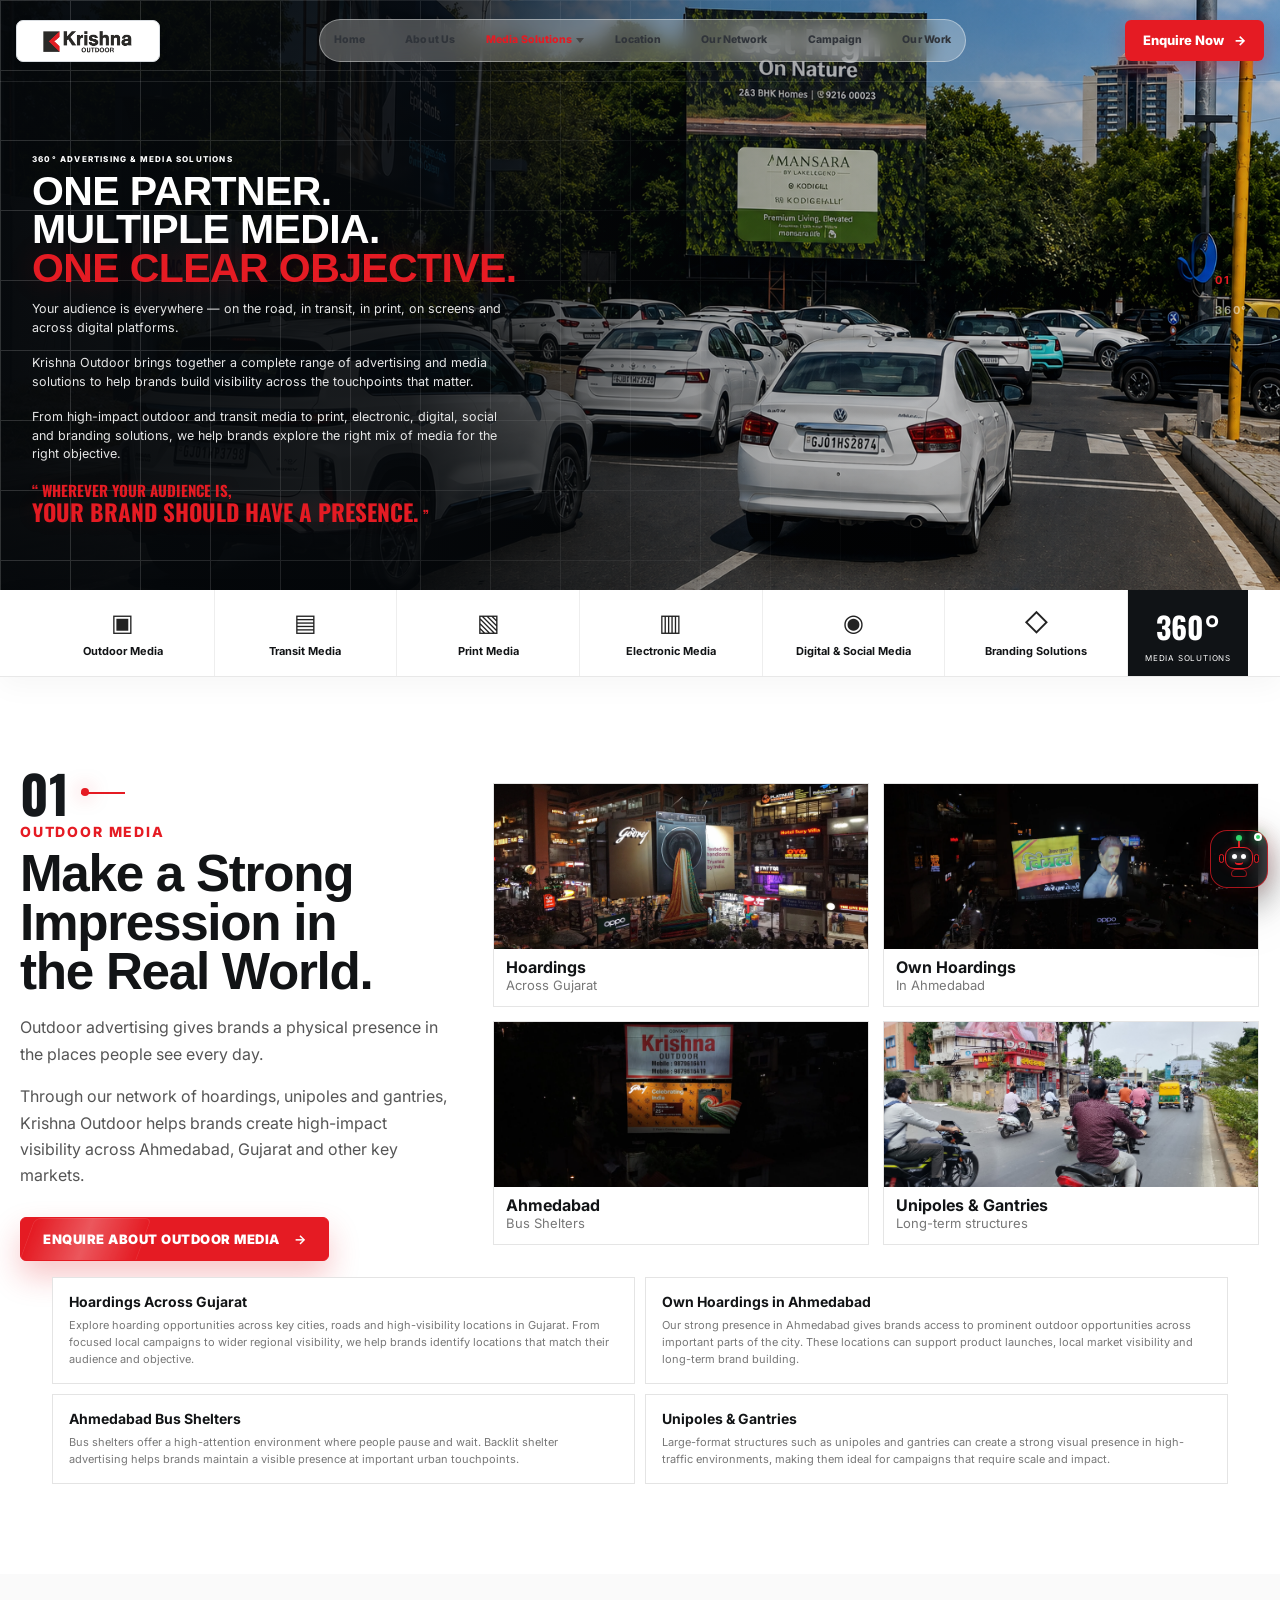
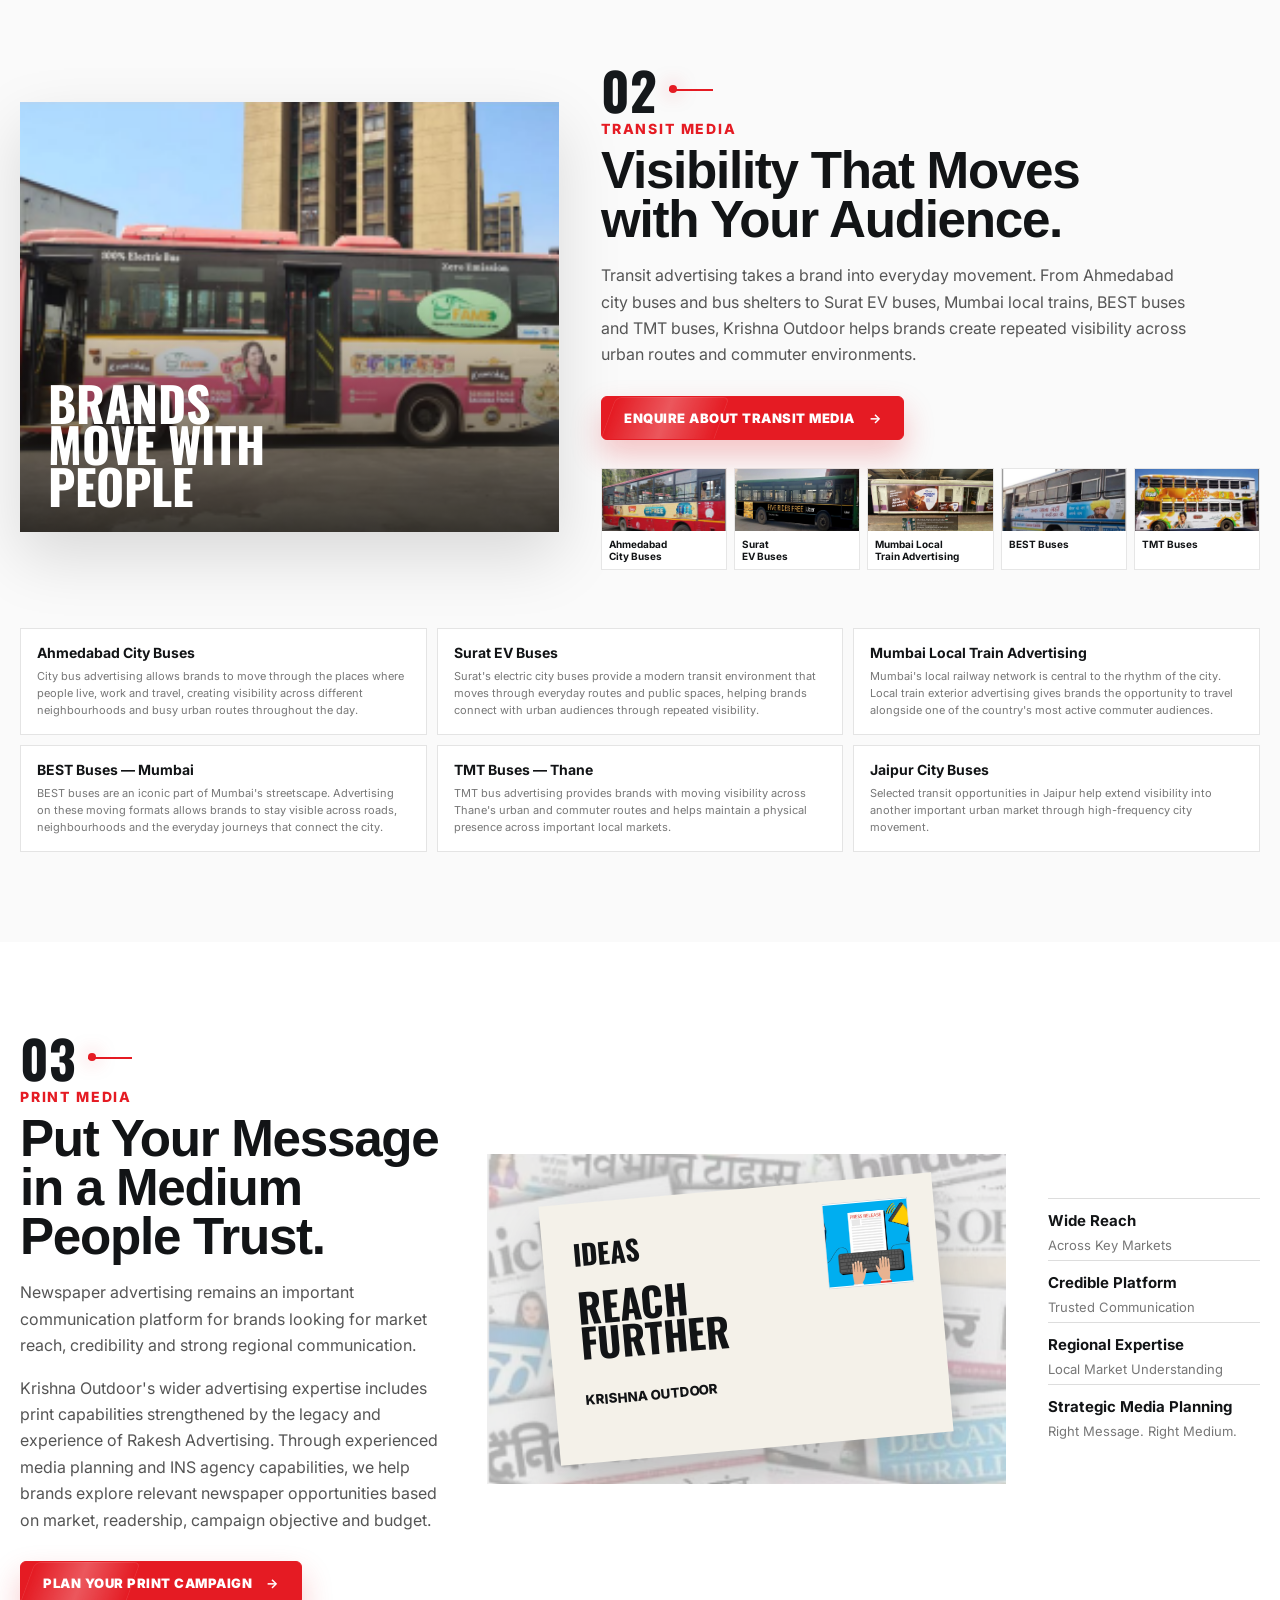
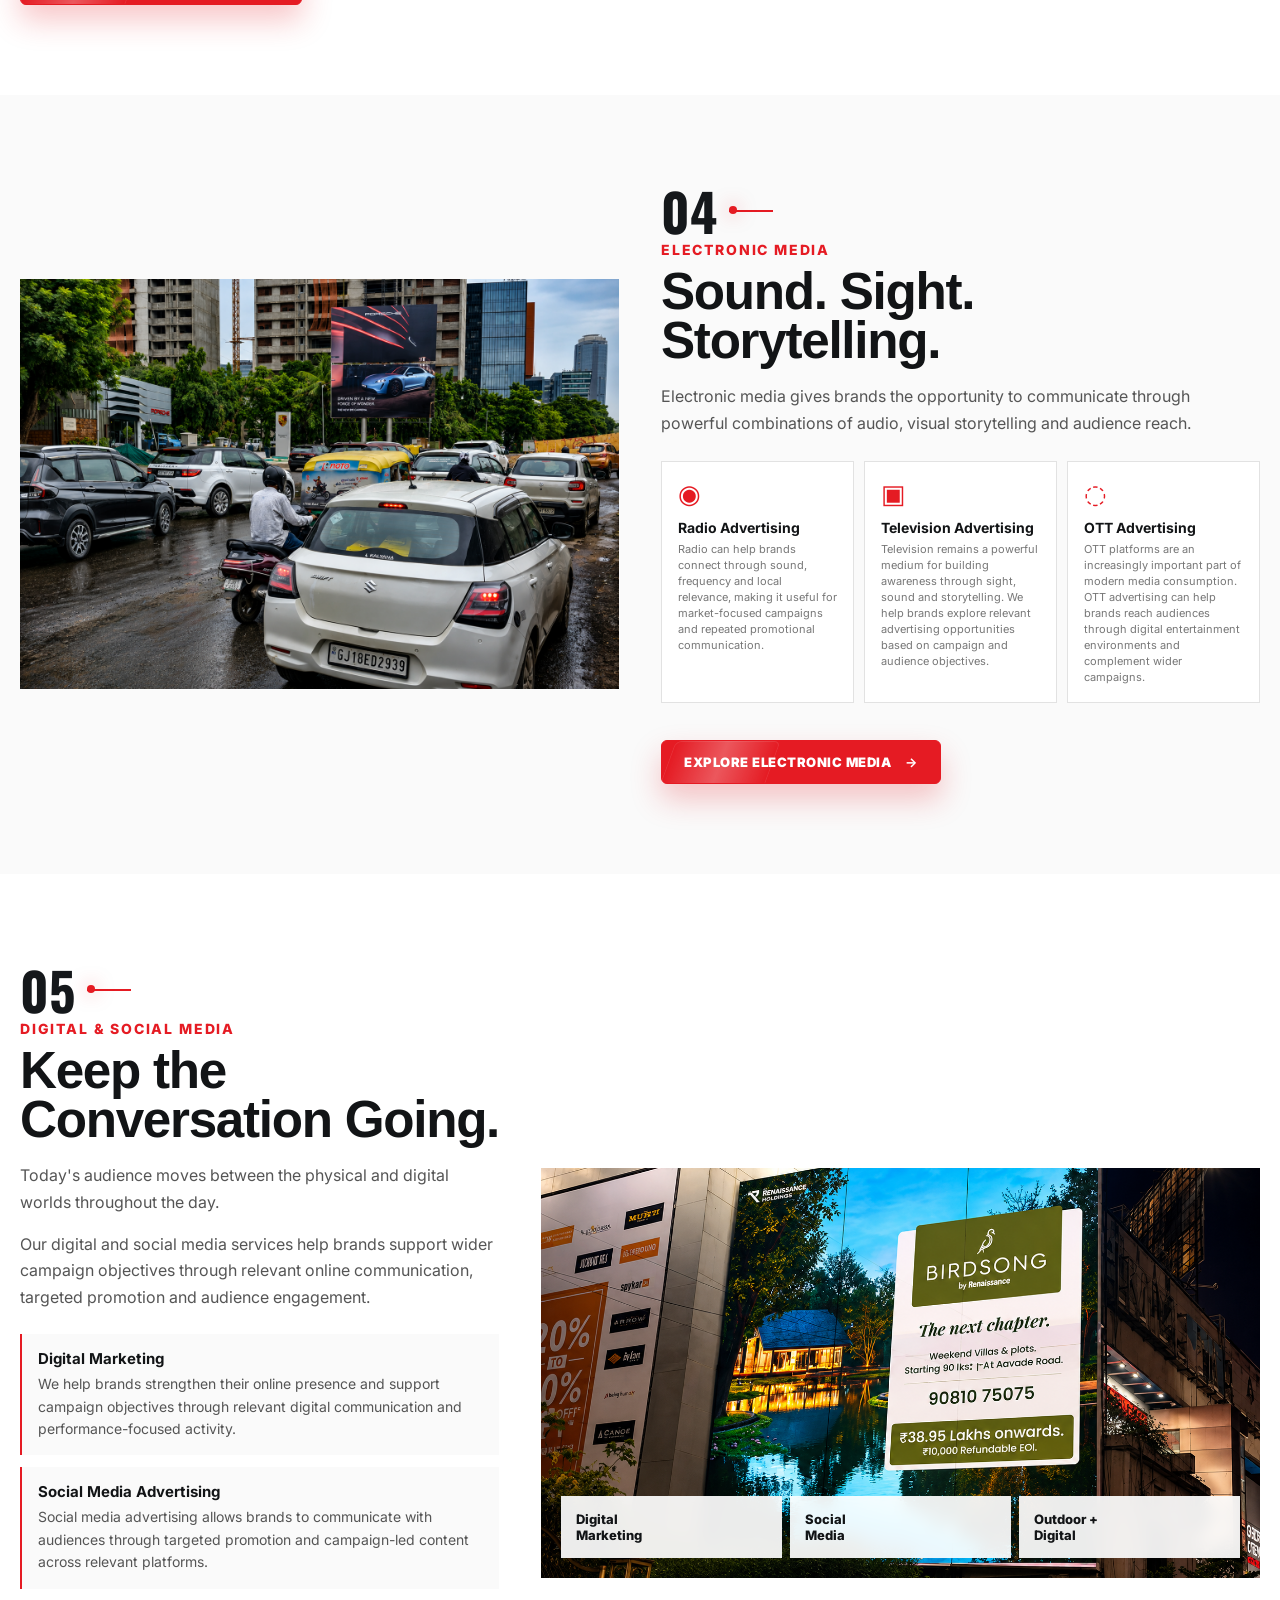
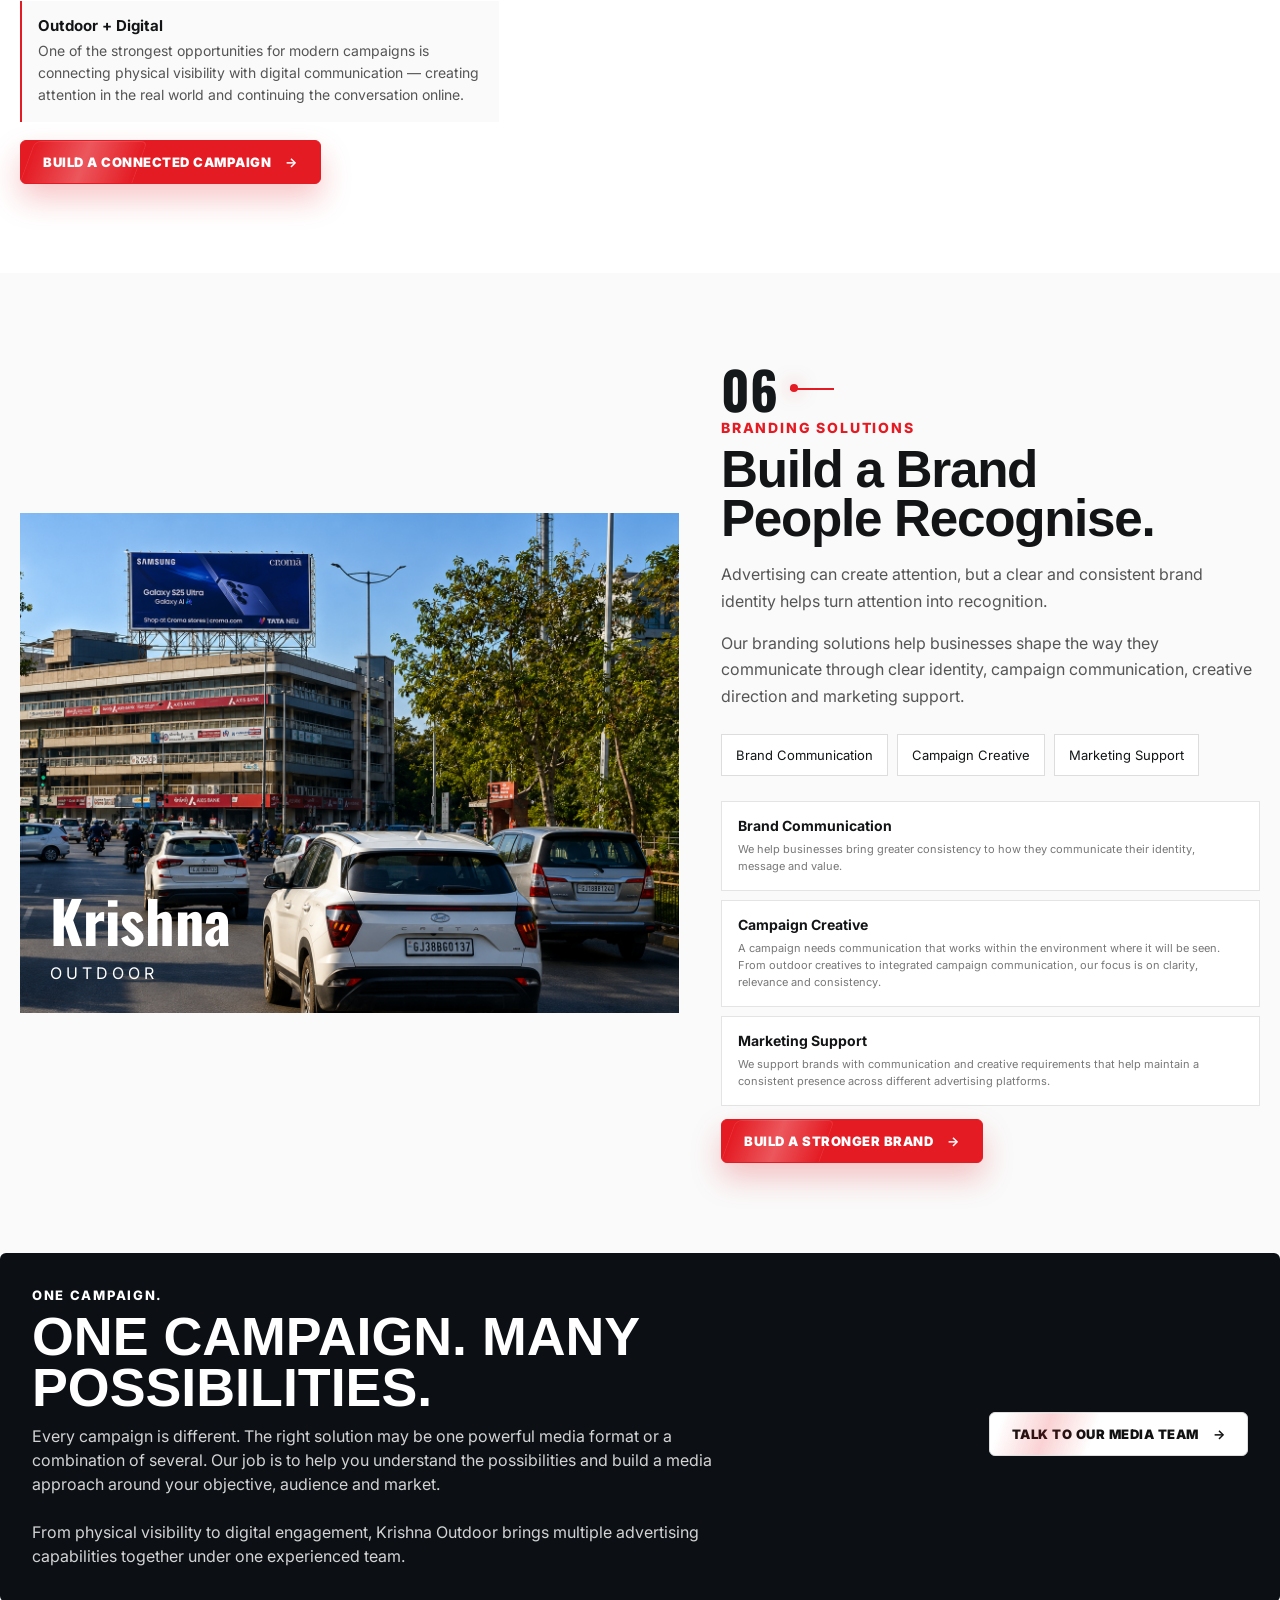
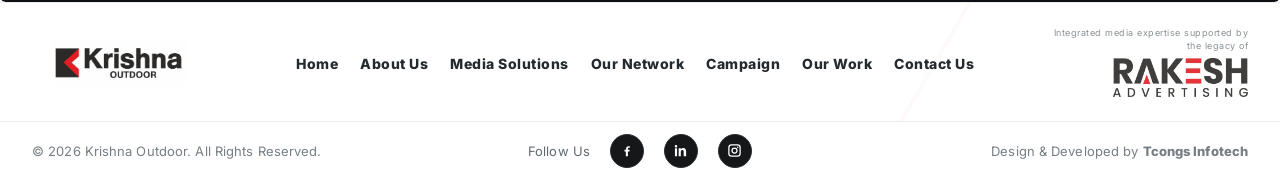
<file: services.html>
<!DOCTYPE html>

<html lang="en">
<head>
<!-- Google tag (gtag.js) -->
<script async src="https://www.googletagmanager.com/gtag/js?id=G-H76CYYJE3S"></script>
<script>
  window.dataLayer = window.dataLayer || [];
  function gtag(){dataLayer.push(arguments);}
  gtag('js', new Date());

  gtag('config', 'G-H76CYYJE3S');
</script>

<meta charset="utf-8"/><meta content="width=device-width,initial-scale=1" name="viewport"/>
<meta content="#0c0e11" name="theme-color"/>
<title>Hoarding, DOOH & Transit Media Advertising Ahmedabad</title>
<meta name="description" content="Explore hoarding advertising, digital out-of-home (DOOH), transit media & bus shelter ads across Ahmedabad and Mumbai. Trusted OOH solutions since 1985.">
<link href="https://fonts.googleapis.com" rel="preconnect"/><link crossorigin="" href="https://fonts.gstatic.com" rel="preconnect"/>
<link href="https://fonts.googleapis.com/css2?family=Inter:wght@400;500;600;700;800;900&amp;family=Oswald:wght@500;600;700&amp;display=swap" rel="stylesheet"/>
<link href="css/style.css" rel="stylesheet"/>
<link href="css/home-style-sync.css" rel="stylesheet"/>
<meta content="index,follow,max-image-preview:large,max-snippet:-1,max-video-preview:-1" name="robots"/><link href="https://krishnaoutdoor.in/media-solutions" rel="canonical"/><meta content="website" property="og:type"/><meta content="Hoarding, DOOH &amp; Transit Media Advertising Ahmedabad" property="og:title"/><meta content="Explore hoarding, digital out-of-home, transit, print and electronic media advertising across Ahmedabad and Mumbai." property="og:description"/><meta content="https://krishnaoutdoor.in/media-solutions" property="og:url"/><meta content="Krishna Outdoor" property="og:site_name"/><meta content="summary_large_image" name="twitter:card"/><script type="application/ld+json">{"@context":"https://schema.org","@type":"Organization","name":"Krishna Outdoor","url":"https://krishnaoutdoor.in","logo":"https://krishnaoutdoor.in/assets/images/header-logo.png","email":"info@krishnaoutdoor.in","telephone":"+91 98796 16411","areaServed":["Ahmedabad","Mumbai","Thane","Rajasthan"],"sameAs":[]}</script><script type="application/ld+json">{"@context":"https://schema.org","@type":"BreadcrumbList","itemListElement":[{"@type":"ListItem","position":1,"name":"Home","item":"https://krishnaoutdoor.in/"},{"@type":"ListItem","position":2,"name":"Media Solutions","item":"https://krishnaoutdoor.in/media-solutions"}]}</script>
<link rel="icon" type="image/png" sizes="64x64" href="favicon.png"/>
<link rel="shortcut icon" href="favicon.ico"/>
<link rel="apple-touch-icon" href="favicon.png"/>
</head>
<body class="inner-page">
<div class="page-progress" id="pageProgress"></div>
<header class="header" id="header"><div class="container nav-wrap"><button aria-expanded="false" aria-label="Toggle menu" class="nav-toggle" id="navToggle"><span></span><span></span><span></span></button><a class="site-logo" href="index.html"><img alt="Krishna Outdoor" src="assets/images/header-logo.png"/></a><nav class="nav" id="nav"><a href="index.html">Home</a><a href="about.html">About Us</a><div class="nav-dropdown"><a aria-current="page" class="active" href="services.html">Media Solutions</a><button class="nav-arrow" type="button" aria-label="Open Media Solutions menu" aria-expanded="false"></button><div class="nav-menu"><a href="ooh-media.html">OOH Media</a><a href="transit-media.html">Transit Media</a><a href="digital-media.html">Digital Media</a></div></div><a href="network.html#presence">Location</a><a href="network.html">Our Network</a><a href="projects.html#campaigns">Campaign</a><a href="projects.html#campaigns">Our Work</a><div class="nav-cta-drawer-box"><a class="nav-cta-drawer" href="contact.html">Enquire Now <span>→</span></a></div></nav><a class="nav-cta" href="contact.html">Enquire Now <span>→</span></a></div></header>
<main class="media-page">
<section class="media-hero" id="home">
<div class="media-hero-bg"><img alt="Outdoor advertising billboard campaign" decoding="async" loading="lazy" src="assets/images/work/brand-billboard-campaign-04.png"/></div>
<div class="media-hero-overlay"></div>
<div class="media-hero-grid"></div>
<div class="container media-hero-inner reveal">
<div class="media-hero-copy">
<div class="tag light">360° ADVERTISING &amp; MEDIA SOLUTIONS</div>
<h1>ONE PARTNER.<br/>MULTIPLE MEDIA.<br/><em>ONE CLEAR OBJECTIVE.</em></h1>
<p>Your audience is everywhere — on the road, in transit, in print, on screens and across digital platforms.</p>
<p>Krishna Outdoor brings together a complete range of advertising and media solutions to help brands build visibility across the touchpoints that matter.</p>
<p>From high-impact outdoor and transit media to print, electronic, digital, social and branding solutions, we help brands explore the right mix of media for the right objective.</p>
<div class="media-quote">“ WHEREVER YOUR AUDIENCE IS,<br/><span>YOUR BRAND SHOULD HAVE A PRESENCE.</span> ”</div>
</div>
<div aria-hidden="true" class="media-hero-markers"><span>01</span><span>360°</span></div>
</div>
</section>
<section class="media-format-rail">
<div class="container"><div class="media-format-track">
<a href="#ooh"><span>▣</span><b>Outdoor Media</b></a><a href="#transit"><span>▤</span><b>Transit Media</b></a><a href="#print"><span>▧</span><b>Print Media</b></a><a href="#electronic"><span>▥</span><b>Electronic Media</b></a><a href="#digital"><span>◉</span><b>Digital &amp; Social Media</b></a><a href="#branding"><span>◇</span><b>Branding Solutions</b></a><div class="media-360-badge"><strong>360°</strong><small>MEDIA SOLUTIONS</small></div>
</div></div>
</section>
<section class="media-section media-ooh" id="ooh">
<div class="container media-two-col">
<div class="media-copy reveal"><div class="media-number">01 <i></i></div><div class="tag">OUTDOOR MEDIA</div><h2>Make a Strong Impression in the Real World.</h2><p>Outdoor advertising gives brands a physical presence in the places people see every day.</p><p>Through our network of hoardings, unipoles and gantries, Krishna Outdoor helps brands create high-impact visibility across Ahmedabad, Gujarat and other key markets.</p><a class="btn red media-btn" href="ooh-media.html">Enquire About Outdoor Media <b>→</b></a></div>
<div class="media-ooh-grid reveal">
<article class="media-card"><img alt="Outdoor hoarding advertising" decoding="async" loading="lazy" src="assets/images/media/home-360-outdoor-hoarding-night-01.webp"/><b>Hoardings</b><small>Across Gujarat</small></article>
<article class="media-card"><img alt="Outdoor billboard advertising" decoding="async" loading="lazy" src="assets/images/media/home-360-outdoor-hoarding-night-02.webp"/><b>Own Hoardings</b><small>In Ahmedabad</small></article>
<article class="media-card"><img alt="City outdoor advertising" decoding="async" loading="lazy" src="assets/images/media/home-360-outdoor-hoarding-poster.webp"/><b>Ahmedabad</b><small>Bus Shelters</small></article>
<article class="media-card"><img alt="Unipole outdoor advertising" decoding="async" loading="lazy" src="assets/images/ooh/ahmedabad-hoarding-location-06.jpeg"/><b>Unipoles &amp; Gantries</b><small>Long-term structures</small></article>
</div>
</div>
<div aria-label="Outdoor media details" class="media-doc-detail-grid reveal">
<article><b>Hoardings Across Gujarat</b><p>Explore hoarding opportunities across key cities, roads and high-visibility locations in Gujarat. From focused local campaigns to wider regional visibility, we help brands identify locations that match their audience and objective.</p></article>
<article><b>Own Hoardings in Ahmedabad</b><p>Our strong presence in Ahmedabad gives brands access to prominent outdoor opportunities across important parts of the city. These locations can support product launches, local market visibility and long-term brand building.</p></article>
<article><b>Ahmedabad Bus Shelters</b><p>Bus shelters offer a high-attention environment where people pause and wait. Backlit shelter advertising helps brands maintain a visible presence at important urban touchpoints.</p></article>
<article><b>Unipoles &amp; Gantries</b><p>Large-format structures such as unipoles and gantries can create a strong visual presence in high-traffic environments, making them ideal for campaigns that require scale and impact.</p></article>
</div>
</section>
<section class="media-section media-transit" id="transit">
<div class="container transit-layout">
<div class="transit-image reveal"><img alt="Ahmedabad bus advertising campaign" decoding="async" loading="lazy" src="assets/images/transit/ahmedabad-city-bus-advertising-05.png"/><span>BRANDS<br/><em>MOVE WITH<br/>PEOPLE</em></span></div>
<div class="media-copy reveal"><div class="media-number">02 <i></i></div><div class="tag">TRANSIT MEDIA</div><h2>Visibility That Moves with Your Audience.</h2><p>Transit advertising takes a brand into everyday movement. From Ahmedabad city buses and bus shelters to Surat EV buses, Mumbai local trains, BEST buses and TMT buses, Krishna Outdoor helps brands create repeated visibility across urban routes and commuter environments.</p><a class="btn red media-btn" href="transit-media.html">Enquire About Transit Media <b>→</b></a>
<div class="transit-strip"><article><img alt="City bus advertising" decoding="async" loading="lazy" src="assets/images/transit/ahmedabad-bus-advertising-01.png"/><b>Ahmedabad<br/>City Buses</b></article><article><img alt="Bus branding campaign" decoding="async" loading="lazy" src="assets/images/transit/surat-ev-bus-advertising-03.png"/><b>Surat<br/>EV Buses</b></article><article><img alt="Mumbai local train advertising" decoding="async" loading="lazy" src="assets/images/transit/mumbai-local-train-mushak-loan-02.jpeg"/><b>Mumbai Local<br/>Train Advertising</b></article><article><img alt="Transit bus advertising" decoding="async" loading="lazy" src="assets/images/transit/best-bus-advertising-04.png"/><b>BEST Buses</b></article><article><img alt="Electric bus advertising" decoding="async" loading="lazy" src="assets/images/transit/city-bus-advertising-02.png"/><b>TMT Buses</b></article></div>
</div>
<div aria-label="Transit media details" class="media-doc-detail-grid media-doc-detail-grid-6 reveal">
<article><b>Ahmedabad City Buses</b><p>City bus advertising allows brands to move through the places where people live, work and travel, creating visibility across different neighbourhoods and busy urban routes throughout the day.</p></article>
<article><b>Surat EV Buses</b><p>Surat's electric city buses provide a modern transit environment that moves through everyday routes and public spaces, helping brands connect with urban audiences through repeated visibility.</p></article>
<article><b>Mumbai Local Train Advertising</b><p>Mumbai's local railway network is central to the rhythm of the city. Local train exterior advertising gives brands the opportunity to travel alongside one of the country's most active commuter audiences.</p></article>
<article><b>BEST Buses — Mumbai</b><p>BEST buses are an iconic part of Mumbai's streetscape. Advertising on these moving formats allows brands to stay visible across roads, neighbourhoods and the everyday journeys that connect the city.</p></article>
<article><b>TMT Buses — Thane</b><p>TMT bus advertising provides brands with moving visibility across Thane's urban and commuter routes and helps maintain a physical presence across important local markets.</p></article>
<article><b>Jaipur City Buses</b><p>Selected transit opportunities in Jaipur help extend visibility into another important urban market through high-frequency city movement.</p></article>
</div>
</div>
</section>
<section class="media-section media-print" id="print">
<div class="container print-layout">
<div class="media-copy reveal"><div class="media-number">03 <i></i></div><div class="tag">PRINT MEDIA</div><h2>Put Your Message in a Medium People Trust.</h2><p>Newspaper advertising remains an important communication platform for brands looking for market reach, credibility and strong regional communication.</p><p>Krishna Outdoor's wider advertising expertise includes print capabilities strengthened by the legacy and experience of Rakesh Advertising. Through experienced media planning and INS agency capabilities, we help brands explore relevant newspaper opportunities based on market, readership, campaign objective and budget.</p><a class="btn red media-btn" href="contact.html">Plan Your Print Campaign <b>→</b></a></div>
<div class="print-visual reveal"><img alt="Newspaper print media advertising" src="assets/images/print/newspaper.png"/><div class="print-paper"><img class="print-press-thumb" src="assets/images/print/press-release.png" alt="Press release media communication"/><span>IDEAS</span><strong>REACH<br/>FURTHER</strong><small>KRISHNA OUTDOOR</small></div></div>
<div class="media-side-list reveal"><b>Wide Reach</b><span>Across Key Markets</span><b>Credible Platform</b><span>Trusted Communication</span><b>Regional Expertise</b><span>Local Market Understanding</span><b>Strategic Media Planning</b><span>Right Message. Right Medium.</span></div>
</div>
</section>
<section class="media-section media-electronic" id="electronic">
<div class="container electronic-layout">
<div class="electronic-visual reveal"><img alt="Transit advertising visual for electronic media section" decoding="async" loading="lazy" src="assets/images/work/digital-billboard-campaign-03.png"/></div>
<div class="media-copy reveal"><div class="media-number">04 <i></i></div><div class="tag">ELECTRONIC MEDIA</div><h2>Sound. Sight. Storytelling.</h2><p>Electronic media gives brands the opportunity to communicate through powerful combinations of audio, visual storytelling and audience reach.</p><div class="electronic-cards"><article><span>◉</span><b>Radio Advertising</b><small>Radio can help brands connect through sound, frequency and local relevance, making it useful for market-focused campaigns and repeated promotional communication.</small></article><article><span>▣</span><b>Television Advertising</b><small>Television remains a powerful medium for building awareness through sight, sound and storytelling. We help brands explore relevant advertising opportunities based on campaign and audience objectives.</small></article><article><span>◌</span><b>OTT Advertising</b><small>OTT platforms are an increasingly important part of modern media consumption. OTT advertising can help brands reach audiences through digital entertainment environments and complement wider campaigns.</small></article></div><a class="btn red media-btn" href="contact.html">Explore Electronic Media <b>→</b></a></div>
</div>
</section>
<section class="media-section media-digital" id="digital">
<div class="container digital-layout">
<div class="media-copy reveal"><div class="media-number">05 <i></i></div><div class="tag">DIGITAL &amp; SOCIAL MEDIA</div><h2>Keep the Conversation Going.</h2><p>Today's audience moves between the physical and digital worlds throughout the day.</p><p>Our digital and social media services help brands support wider campaign objectives through relevant online communication, targeted promotion and audience engagement.</p><div class="doc-digital-items"><article><b>Digital Marketing</b><p>We help brands strengthen their online presence and support campaign objectives through relevant digital communication and performance-focused activity.</p></article><article><b>Social Media Advertising</b><p>Social media advertising allows brands to communicate with audiences through targeted promotion and campaign-led content across relevant platforms.</p></article><article><b>Outdoor + Digital</b><p>One of the strongest opportunities for modern campaigns is connecting physical visibility with digital communication — creating attention in the real world and continuing the conversation online.</p></article></div><a class="btn red media-btn" href="contact.html">Build a Connected Campaign <b>→</b></a></div>
<div class="digital-visual reveal"><img alt="Digital outdoor campaign" decoding="async" loading="lazy" src="assets/images/home/work-1.png"/><div class="digital-floating"><span>Digital<br/>Marketing</span><span>Social<br/>Media</span><span>Outdoor +<br/>Digital</span></div></div>
</div>
</section>
<section class="media-section media-branding" id="branding">
<div class="container branding-layout">
<div class="branding-visual reveal"><img alt="Branding campaign in an outdoor environment" decoding="async" loading="lazy" src="assets/images/work/outdoor-campaign-02.png"/><div class="branding-overlay"><strong>Krishna</strong><span>OUTDOOR</span></div></div>
<div class="media-copy reveal"><div class="media-number">06 <i></i></div><div class="tag">BRANDING SOLUTIONS</div><h2>Build a Brand People Recognise.</h2><p>Advertising can create attention, but a clear and consistent brand identity helps turn attention into recognition.</p><p>Our branding solutions help businesses shape the way they communicate through clear identity, campaign communication, creative direction and marketing support.</p><div class="branding-items"><span>Brand Communication</span><span>Campaign Creative</span><span>Marketing Support</span></div><div aria-label="Branding solution details" class="branding-detail-grid reveal">
<article><b>Brand Communication</b><p>We help businesses bring greater consistency to how they communicate their identity, message and value.</p></article>
<article><b>Campaign Creative</b><p>A campaign needs communication that works within the environment where it will be seen. From outdoor creatives to integrated campaign communication, our focus is on clarity, relevance and consistency.</p></article>
<article><b>Marketing Support</b><p>We support brands with communication and creative requirements that help maintain a consistent presence across different advertising platforms.</p></article>
</div>
<a class="btn red media-btn" href="contact.html">Build a Stronger Brand <b>→</b></a></div>
</div>
</section>
<section class="media-final-cta"><div class="container media-final-inner reveal"><div><div class="tag light">ONE CAMPAIGN.</div><h2>ONE CAMPAIGN. MANY POSSIBILITIES.</h2><p>Every campaign is different. The right solution may be one powerful media format or a combination of several. Our job is to help you understand the possibilities and build a media approach around your objective, audience and market.<br/><br/>From physical visibility to digital engagement, Krishna Outdoor brings multiple advertising capabilities together under one experienced team.</p></div><a class="btn white media-btn" href="contact.html">Talk to Our Media Team <b>→</b></a></div></section>
</main>
<footer class="footer"><div class="container footer-top"><a class="site-logo" href="index.html"><img alt="Krishna Outdoor" src="assets/images/footer-logo.png"/></a><nav><a href="index.html">Home</a><a href="about.html">About Us</a><a href="services.html">Media Solutions</a><a href="network.html">Our Network</a><a href="projects.html#campaigns">Campaign</a><a href="projects.html#campaigns">Our Work</a><a href="contact.html">Contact Us</a></nav><div class="legacy"><small>Integrated media expertise supported by the legacy of</small><img alt="Rakesh Advertising" src="assets/images/shared-rakesh-advertising-legacy.jpeg"/></div></div><div class="footer-bottom"><div class="container"><span>© 2026 Krishna Outdoor. All Rights Reserved.</span><span class="social-text">Follow Us <a href="https://www.facebook.com/krishnaoutdoorofficial/" target="_blank" rel="noopener noreferrer" aria-label="Krishna Outdoor on Facebook"><b class="social-icon social-facebook"><svg viewBox="0 0 24 24" aria-hidden="true"><path fill="currentColor" d="M13.5 21v-8h2.7l.4-3h-3.1V8.1c0-.9.3-1.5 1.6-1.5h1.7V4a22 22 0 0 0-2.4-.1c-2.4 0-4 1.5-4 4.1V10H7.7v3H10v8h3.5Z"/></svg></b></a><a href="https://www.linkedin.com/company/krishnaoutdoor/" target="_blank" rel="noopener noreferrer" aria-label="Krishna Outdoor on LinkedIn"><b class="social-icon social-linkedin"><svg viewBox="0 0 24 24" aria-hidden="true"><path fill="currentColor" d="M6.5 8.2H3.1V21h3.4V8.2ZM4.8 3A2 2 0 1 0 4.8 7 2 2 0 0 0 4.8 3ZM21 13.7c0-3.8-2-5.6-4.7-5.6-2.2 0-3.2 1.2-3.8 2v-1.9H9.1V21h3.4v-6.3c0-1.7.3-3.4 2.5-3.4 2.1 0 2.1 1.9 2.1 3.5V21H21v-7.3Z"/></svg></b></a><a href="https://www.instagram.com/krishnaoutdoorofficial/" target="_blank" rel="noopener noreferrer" aria-label="Krishna Outdoor on Instagram"><b class="social-icon social-instagram"><svg viewBox="0 0 24 24" aria-hidden="true"><path fill="currentColor" d="M7.2 2h9.6A5.2 5.2 0 0 1 22 7.2v9.6a5.2 5.2 0 0 1-5.2 5.2H7.2A5.2 5.2 0 0 1 2 16.8V7.2A5.2 5.2 0 0 1 7.2 2Zm0 2A3.2 3.2 0 0 0 4 7.2v9.6A3.2 3.2 0 0 0 7.2 20h9.6a3.2 3.2 0 0 0 3.2-3.2V7.2A3.2 3.2 0 0 0 16.8 4H7.2Zm9.9 1.5a1.2 1.2 0 1 1 0 2.4 1.2 1.2 0 0 1 0-2.4ZM12 7a5 5 0 1 1 0 10 5 5 0 0 1 0-10Zm0 2a3 3 0 1 0 0 6 3 3 0 0 0 0-6Z"/></svg></b></a></span><span>Design &amp; Developed by <a class="footer-dev-link" href="https://tcongsinfotech.com/" target="_blank" rel="noopener noreferrer" aria-label="Tcongs Infotech">Tcongs Infotech</a></span></div></div></footer>
<button aria-label="Open Krishna AI assistant" class="chatbot" id="chatbot" type="button">
<span aria-hidden="true" class="cute-robot">
<span class="robot-antenna"></span>
<span class="robot-head">
<i class="robot-eye"></i><i class="robot-eye"></i>
<b class="robot-smile"></b>
</span>
<span class="robot-ear robot-ear-left"></span>
<span class="robot-ear robot-ear-right"></span>
<span class="robot-body"></span>
</span>
<span class="chatbot-ping"></span>
</button>
<div aria-hidden="true" class="chat-panel" id="chatPanel">
<div class="chat-head">
<div class="chat-brand">
<span aria-hidden="true" class="chat-brand-icon">
<span class="brand-antenna"></span>
<span class="brand-face"><i></i><i></i><b></b></span>
</span>
<div class="chat-brand-copy">
<b>Krishna AI</b>
<small><i></i> ONLINE</small>
</div>
</div>
<button aria-label="Minimize chat" id="chatClose" type="button">↓</button>
</div>
<div class="chat-body">
<div class="chat-messages" id="chatMessages">
<div class="msg-row bot"><div class="msg-bubble">Hello! I’m Krishna AI. How can I help you?</div></div>
</div>

<form class="chat-composer" id="chatComposer">
<input aria-label="Ask Krishna AI" autocomplete="off" id="chatInput" placeholder="Type a message…" type="text"/>
<button aria-label="Send message" type="submit">Send</button>
</form>
<div class="chat-direct"><span>Need a person?</span><a href="tel:+919920011574">Call us</a><a href="mailto:info.team@krishnaoutdoor.in">Email</a></div>
</div>
</div>
<div class="cursor" id="cursor"></div><div class="cursor-ring" id="cursorRing"></div>
<script defer="defer" src="js/main.js"></script>
</body></html>
</file>
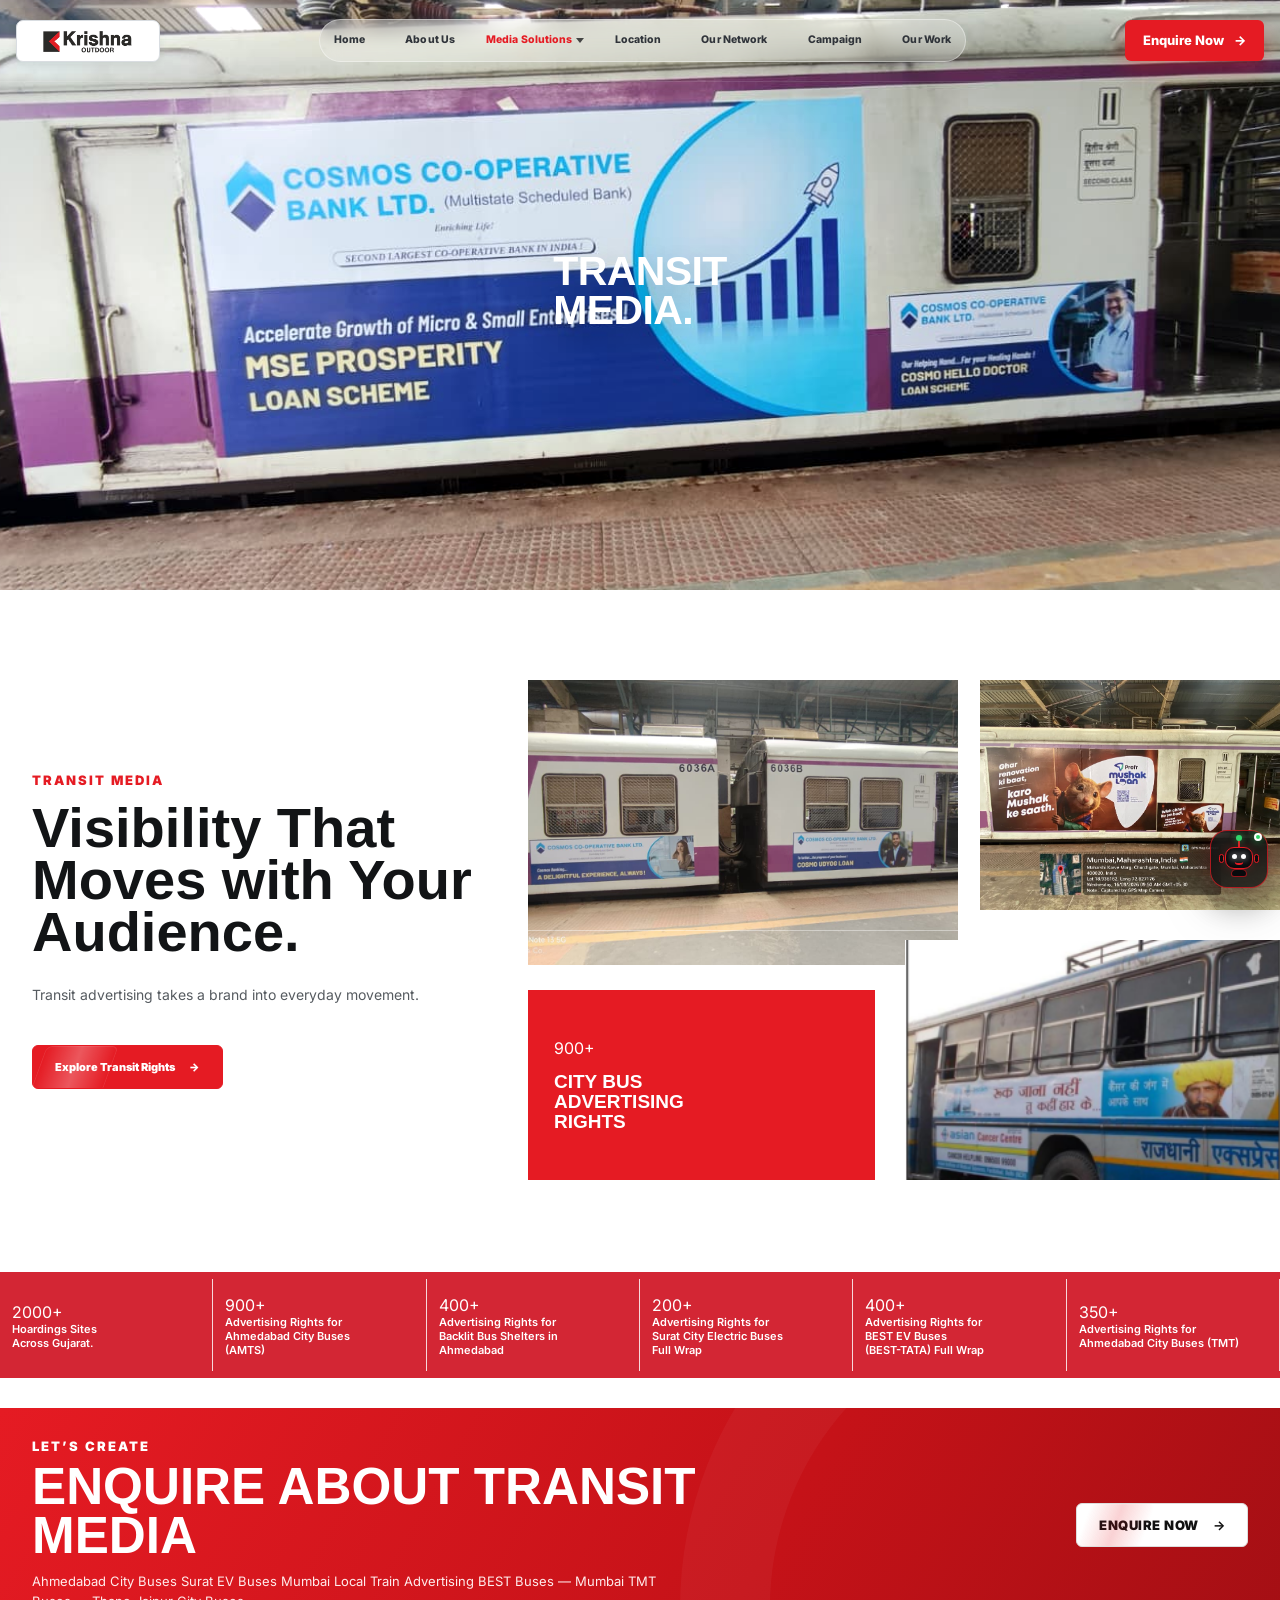
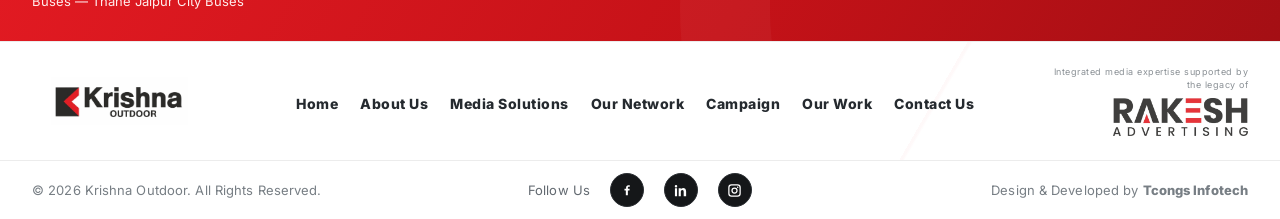
<file: transit-media.html>
<!DOCTYPE html>

<html lang="en">
<head>
<!-- Google tag (gtag.js) -->
<script async src="https://www.googletagmanager.com/gtag/js?id=G-H76CYYJE3S"></script>
<script>
  window.dataLayer = window.dataLayer || [];
  function gtag(){dataLayer.push(arguments);}
  gtag('js', new Date());

  gtag('config', 'G-H76CYYJE3S');
</script>

<meta charset="utf-8"/><meta content="width=device-width,initial-scale=1" name="viewport"/>
<meta content="#0c0e11" name="theme-color"/>
<title>Transit Advertising Ahmedabad | Bus & Train Media</title>
<meta name="description" content="Transit advertising on buses, trains & bus shelters in Ahmedabad and Mumbai. Capture attention with mobile outdoor advertising that's always on the move.">
<link href="https://fonts.googleapis.com" rel="preconnect"/><link crossorigin="" href="https://fonts.gstatic.com" rel="preconnect"/>
<link href="https://fonts.googleapis.com/css2?family=Inter:wght@400;500;600;700;800;900&amp;family=Oswald:wght@500;600;700&amp;display=swap" rel="stylesheet"/>
<link href="css/style.css" rel="stylesheet"/>
<link href="css/home-style-sync.css" rel="stylesheet"/>
<meta content="index,follow,max-image-preview:large,max-snippet:-1,max-video-preview:-1" name="robots"/><link href="https://krishnaoutdoor.in/media/transit" rel="canonical"/><meta content="website" property="og:type"/><meta content="Transit Advertising Ahmedabad | Bus &amp; Train Media" property="og:title"/><meta content="Transit advertising on buses, trains and bus shelters in Ahmedabad and Mumbai for high-visibility campaigns." property="og:description"/><meta content="https://krishnaoutdoor.in/media/transit" property="og:url"/><meta content="Krishna Outdoor" property="og:site_name"/><meta content="summary_large_image" name="twitter:card"/><script type="application/ld+json">{"@context":"https://schema.org","@type":"Organization","name":"Krishna Outdoor","url":"https://krishnaoutdoor.in","logo":"https://krishnaoutdoor.in/assets/images/header-logo.png","email":"info@krishnaoutdoor.in","telephone":"+91 98796 16411","areaServed":["Ahmedabad","Mumbai","Thane","Rajasthan"],"sameAs":[]}</script><script type="application/ld+json">{"@context":"https://schema.org","@type":"BreadcrumbList","itemListElement":[{"@type":"ListItem","position":1,"name":"Home","item":"https://krishnaoutdoor.in/"},{"@type":"ListItem","position":2,"name":"Transit Media","item":"https://krishnaoutdoor.in/media/transit"}]}</script>
<link rel="icon" type="image/png" sizes="64x64" href="favicon.png"/>
<link rel="shortcut icon" href="favicon.ico"/>
<link rel="apple-touch-icon" href="favicon.png"/>
</head>
<body class="inner-page">
<div class="page-progress" id="pageProgress"></div>
<header class="header" id="header"><div class="container nav-wrap"><button aria-expanded="false" aria-label="Toggle menu" class="nav-toggle" id="navToggle"><span></span><span></span><span></span></button><a class="site-logo" href="index.html"><img alt="Krishna Outdoor" src="assets/images/header-logo.png"/></a><nav class="nav" id="nav"><a href="index.html">Home</a><a href="about.html">About Us</a><div class="nav-dropdown"><a aria-current="page" class="active" href="services.html">Media Solutions</a><button class="nav-arrow" type="button" aria-label="Open Media Solutions menu" aria-expanded="false"></button><div class="nav-menu"><a href="ooh-media.html">OOH Media</a><a href="transit-media.html">Transit Media</a><a href="digital-media.html">Digital Media</a></div></div><a href="network.html#presence">Location</a><a href="network.html">Our Network</a><a href="projects.html#campaigns">Campaign</a><a href="projects.html#campaigns">Our Work</a><div class="nav-cta-drawer-box"><a class="nav-cta-drawer" href="contact.html">Enquire Now <span>→</span></a></div></nav><a class="nav-cta" href="contact.html">Enquire Now <span>→</span></a></div></header>
<main>
<section class="hero media-detail-hero media-detail-hero-transit" id="home">
<div class="media-detail-hero-bg"><img alt="Ahmedabad bus advertising campaign" decoding="async" loading="eager" src="assets/images/home/home-360-mumbai-train.jpeg"/></div>
<div class="hero-overlay"></div><div class="hero-grid"></div><div class="hero-noise"></div>
<div class="container hero-inner reveal">
<h1>TRANSIT<br/><em>MEDIA.</em></h1>
</div>
</section>
<section class="section about" id="transit-media"><div class="container about-grid">
<div class="about-copy reveal"><div class="tag">TRANSIT MEDIA</div><h2>Visibility That Moves with Your Audience.</h2><p>Transit advertising takes a brand into everyday movement.</p><a class="small-btn" href="contact.html">Explore Transit Rights <span>→</span></a></div>
<div class="about-scene reveal"><div class="about-frame f1"><img alt="Bus advertising campaign" decoding="async" loading="lazy" src="assets/images/transit/mumbai-local-train-cosmos-bank-01.jpeg"/></div><div class="about-frame f2"><img alt="Train branding campaign" decoding="async" loading="lazy" src="assets/images/transit/mumbai-local-train-mushak-loan-02.jpeg"/></div><div class="year-badge">900+<span>CITY BUS<br/>ADVERTISING<br/>RIGHTS</span></div><div class="about-frame f3"><img alt="Transit bus wrap advertising" decoding="async" loading="lazy" src="assets/images/transit/best-bus-advertising-04.png"/></div><div class="scan-line"></div></div>
</div></section>
<section aria-label="Krishna Outdoor network highlights" class="stats stats-strip">
<div class="stats-strip-track">
<div class="stats-item">2000+<span>Hoardings Sites<br/>Across Gujarat.</span></div>
<div class="stats-item">900+<span>Advertising Rights for<br/>Ahmedabad City Buses<br/>(AMTS)</span></div>
<div class="stats-item">400+<span>Advertising Rights for<br/>Backlit Bus Shelters in<br/>Ahmedabad</span></div>
<div class="stats-item">200+<span>Advertising Rights for<br/>Surat City Electric Buses<br/>Full Wrap</span></div>
<div class="stats-item">400+<span>Advertising Rights for<br/>BEST EV Buses<br/>(BEST-TATA) Full Wrap</span></div>
<div class="stats-item">350+<span>Advertising Rights for<br/>Ahmedabad City Buses (TMT)</span></div>
</div>
</section>
<section class="cta" id="contact"><div class="container cta-inner reveal"><div><div class="tag light">LET’S CREATE</div><h2>ENQUIRE ABOUT TRANSIT MEDIA</h2><p>Ahmedabad City Buses
Surat EV Buses
Mumbai Local Train Advertising
BEST Buses — Mumbai
TMT Buses — Thane
Jaipur City Buses</p></div><a class="btn white" href="contact.html">Enquire Now <b>→</b></a></div></section>
</main>
<footer class="footer"><div class="container footer-top"><a class="site-logo" href="index.html"><img alt="Krishna Outdoor" src="assets/images/footer-logo.png"/></a><nav><a href="index.html">Home</a><a href="about.html">About Us</a><a href="services.html">Media Solutions</a><a href="network.html">Our Network</a><a href="projects.html#campaigns">Campaign</a><a href="projects.html#campaigns">Our Work</a><a href="contact.html">Contact Us</a></nav><div class="legacy"><small>Integrated media expertise supported by the legacy of</small><img alt="Rakesh Advertising" src="assets/images/shared-rakesh-advertising-legacy.jpeg"/></div></div><div class="footer-bottom"><div class="container"><span>© 2026 Krishna Outdoor. All Rights Reserved.</span><span class="social-text">Follow Us <a href="https://www.facebook.com/krishnaoutdoorofficial/" target="_blank" rel="noopener noreferrer" aria-label="Krishna Outdoor on Facebook"><b class="social-icon social-facebook"><svg viewBox="0 0 24 24" aria-hidden="true"><path fill="currentColor" d="M13.5 21v-8h2.7l.4-3h-3.1V8.1c0-.9.3-1.5 1.6-1.5h1.7V4a22 22 0 0 0-2.4-.1c-2.4 0-4 1.5-4 4.1V10H7.7v3H10v8h3.5Z"/></svg></b></a><a href="https://www.linkedin.com/company/krishnaoutdoor/" target="_blank" rel="noopener noreferrer" aria-label="Krishna Outdoor on LinkedIn"><b class="social-icon social-linkedin"><svg viewBox="0 0 24 24" aria-hidden="true"><path fill="currentColor" d="M6.5 8.2H3.1V21h3.4V8.2ZM4.8 3A2 2 0 1 0 4.8 7 2 2 0 0 0 4.8 3ZM21 13.7c0-3.8-2-5.6-4.7-5.6-2.2 0-3.2 1.2-3.8 2v-1.9H9.1V21h3.4v-6.3c0-1.7.3-3.4 2.5-3.4 2.1 0 2.1 1.9 2.1 3.5V21H21v-7.3Z"/></svg></b></a><a href="https://www.instagram.com/krishnaoutdoorofficial/" target="_blank" rel="noopener noreferrer" aria-label="Krishna Outdoor on Instagram"><b class="social-icon social-instagram"><svg viewBox="0 0 24 24" aria-hidden="true"><path fill="currentColor" d="M7.2 2h9.6A5.2 5.2 0 0 1 22 7.2v9.6a5.2 5.2 0 0 1-5.2 5.2H7.2A5.2 5.2 0 0 1 2 16.8V7.2A5.2 5.2 0 0 1 7.2 2Zm0 2A3.2 3.2 0 0 0 4 7.2v9.6A3.2 3.2 0 0 0 7.2 20h9.6a3.2 3.2 0 0 0 3.2-3.2V7.2A3.2 3.2 0 0 0 16.8 4H7.2Zm9.9 1.5a1.2 1.2 0 1 1 0 2.4 1.2 1.2 0 0 1 0-2.4ZM12 7a5 5 0 1 1 0 10 5 5 0 0 1 0-10Zm0 2a3 3 0 1 0 0 6 3 3 0 0 0 0-6Z"/></svg></b></a></span><span>Design &amp; Developed by <a class="footer-dev-link" href="https://tcongsinfotech.com/" target="_blank" rel="noopener noreferrer" aria-label="Tcongs Infotech">Tcongs Infotech</a></span></div></div></footer>
<button aria-label="Open Krishna AI assistant" class="chatbot" id="chatbot" type="button">
<span aria-hidden="true" class="cute-robot">
<span class="robot-antenna"></span>
<span class="robot-head">
<i class="robot-eye"></i><i class="robot-eye"></i>
<b class="robot-smile"></b>
</span>
<span class="robot-ear robot-ear-left"></span>
<span class="robot-ear robot-ear-right"></span>
<span class="robot-body"></span>
</span>
<span class="chatbot-ping"></span>
</button>
<div aria-hidden="true" class="chat-panel" id="chatPanel">
<div class="chat-head">
<div class="chat-brand">
<span aria-hidden="true" class="chat-brand-icon">
<span class="brand-antenna"></span>
<span class="brand-face"><i></i><i></i><b></b></span>
</span>
<div class="chat-brand-copy">
<b>Krishna AI</b>
<small><i></i> ONLINE</small>
</div>
</div>
<button aria-label="Minimize chat" id="chatClose" type="button">↓</button>
</div>
<div class="chat-body">
<div class="chat-messages" id="chatMessages">
<div class="msg-row bot"><div class="msg-bubble">Hello! I’m Krishna AI. How can I help you?</div></div>
</div>

<form class="chat-composer" id="chatComposer">
<input aria-label="Ask Krishna AI" autocomplete="off" id="chatInput" placeholder="Type a message…" type="text"/>
<button aria-label="Send message" type="submit">Send</button>
</form>
<div class="chat-direct"><span>Need a person?</span><a href="tel:+919920011574">Call us</a><a href="mailto:info.team@krishnaoutdoor.in">Email</a></div>
</div>
</div>
<div class="cursor" id="cursor"></div><div class="cursor-ring" id="cursorRing"></div>
<script defer="defer" src="js/main.js"></script>
</body></html>
</file>
